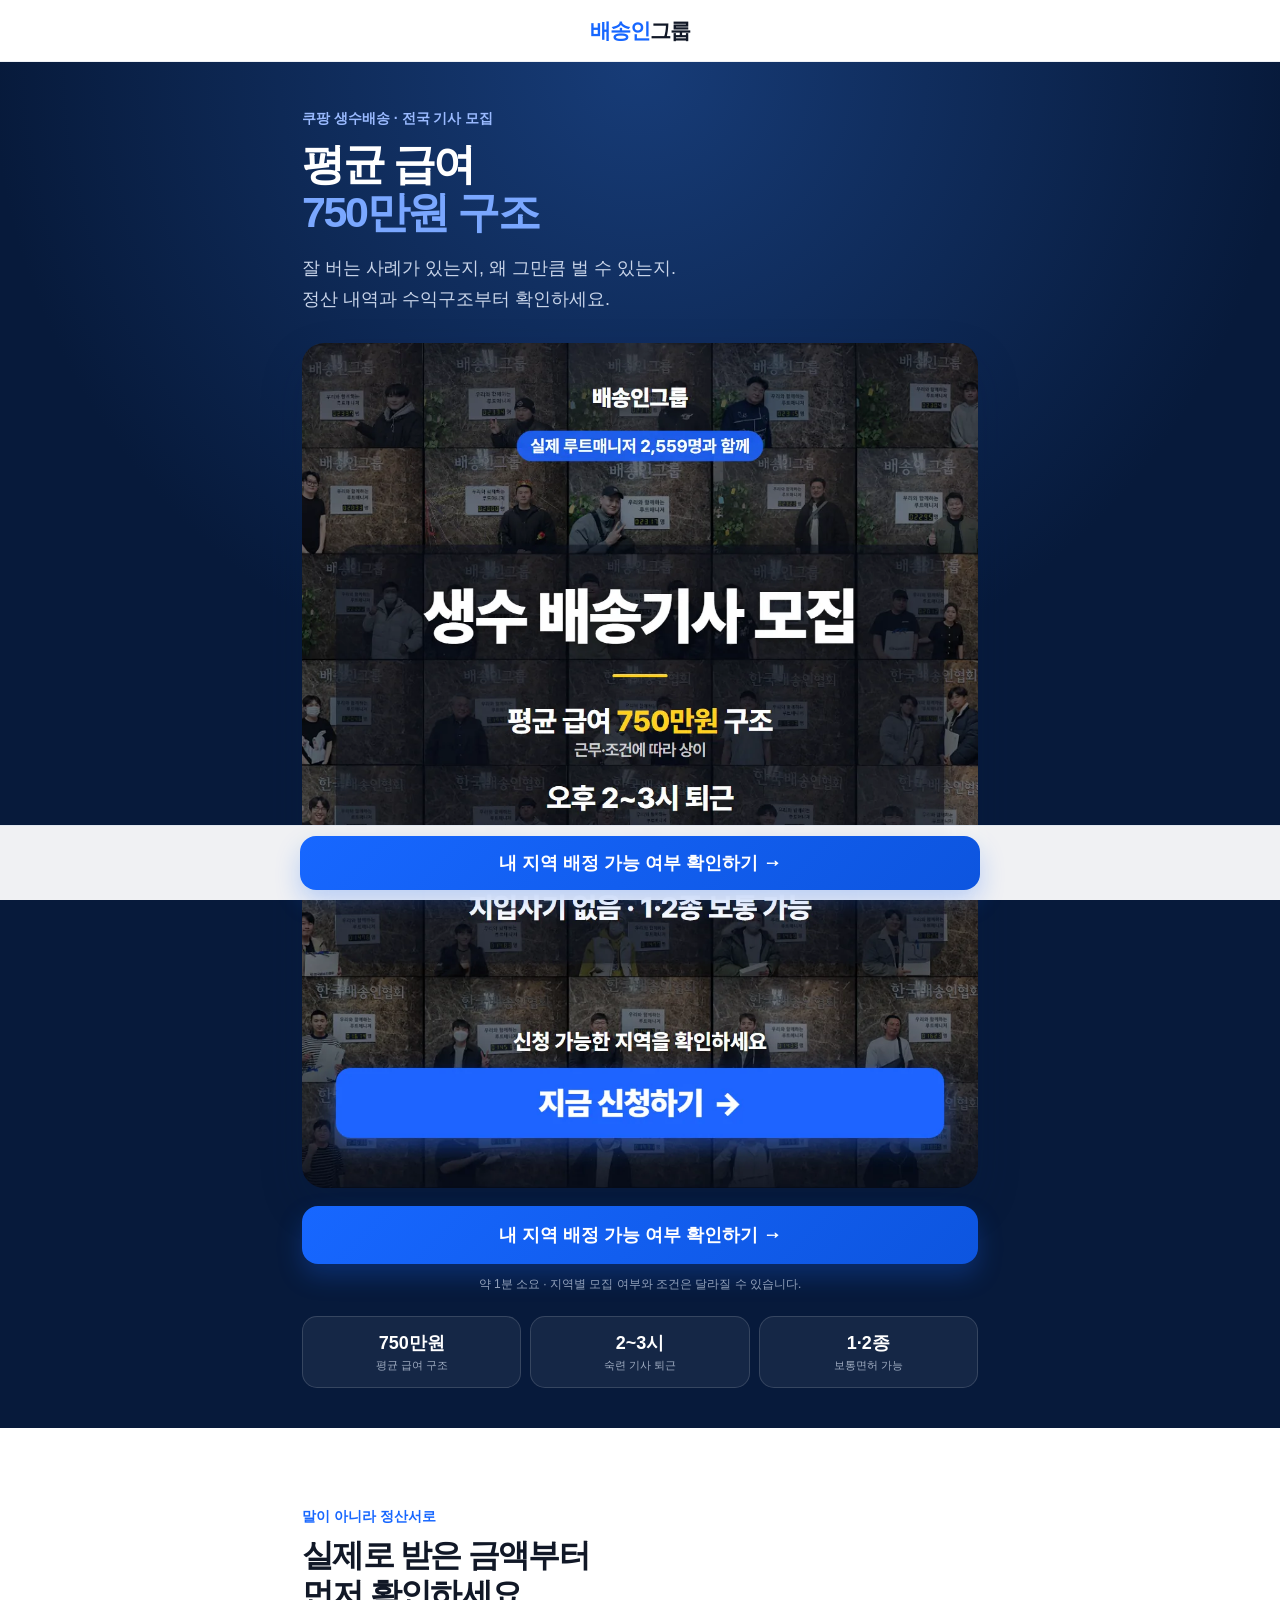
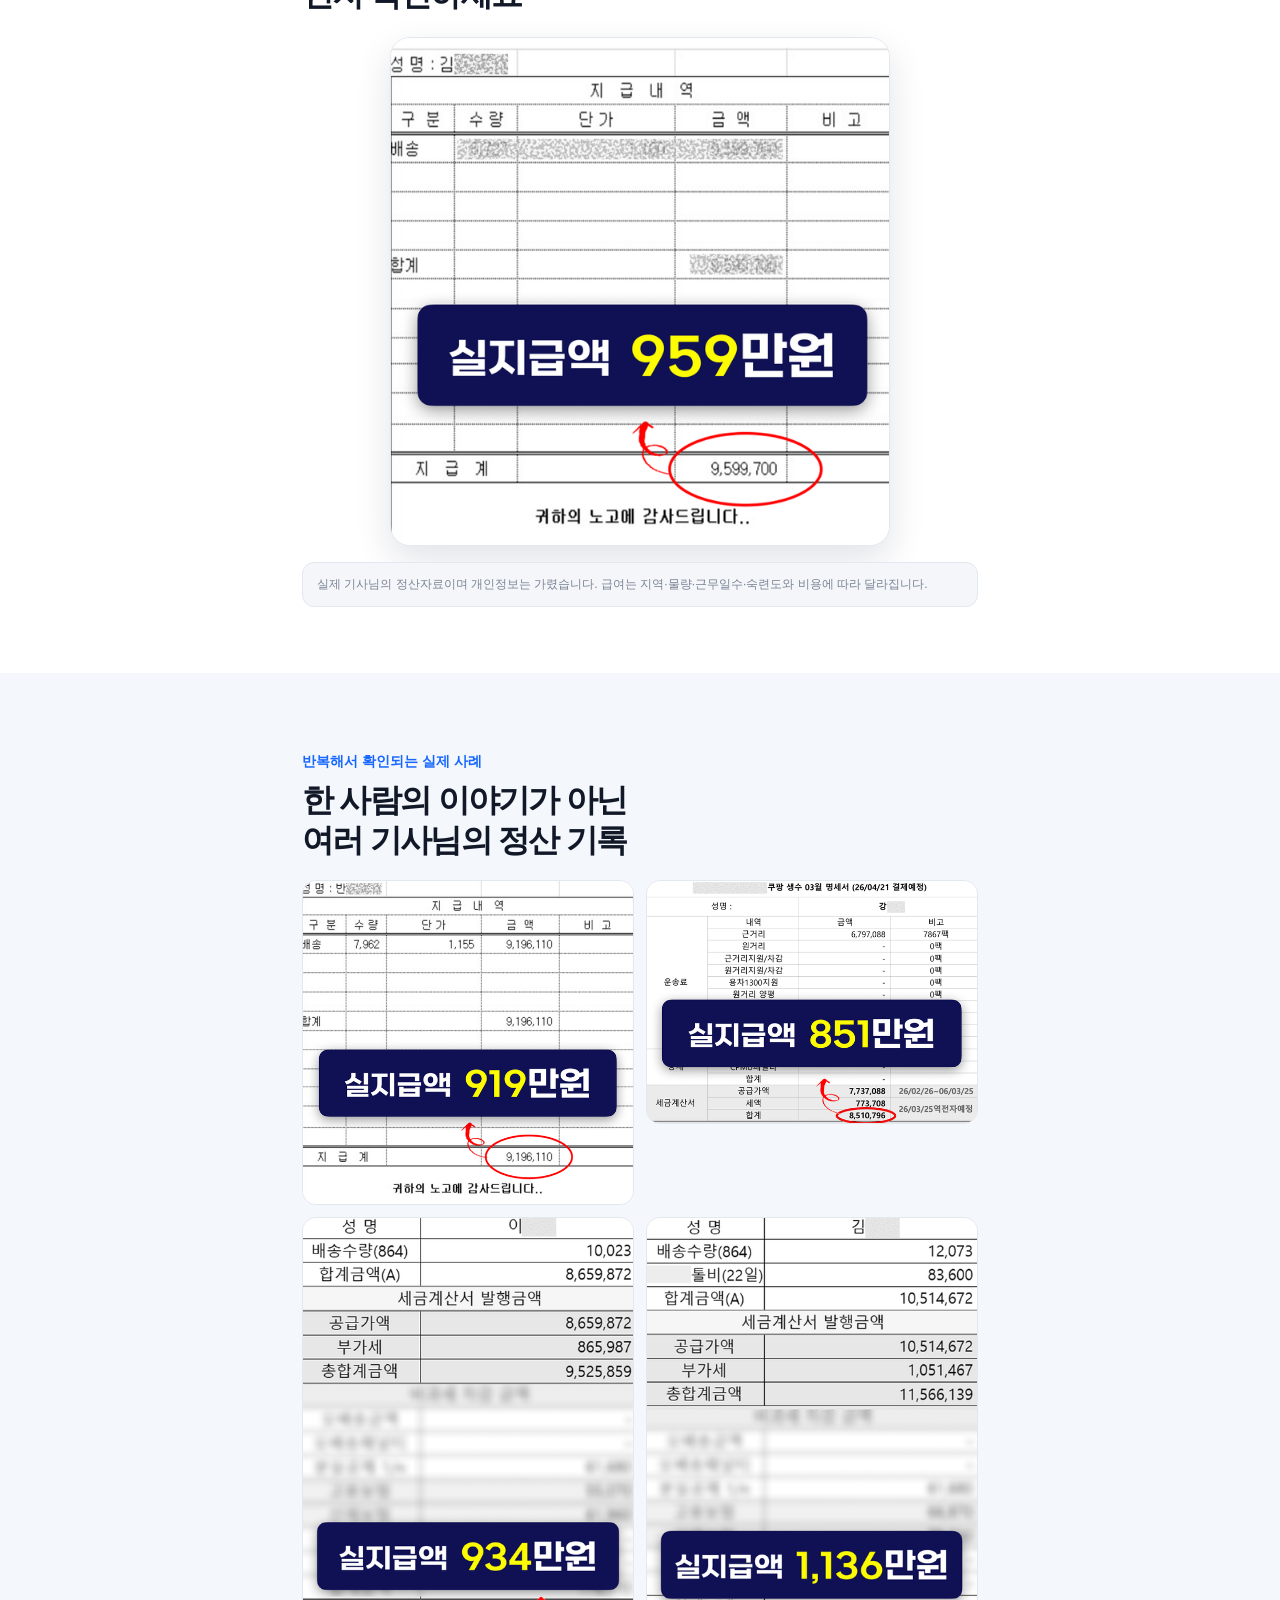
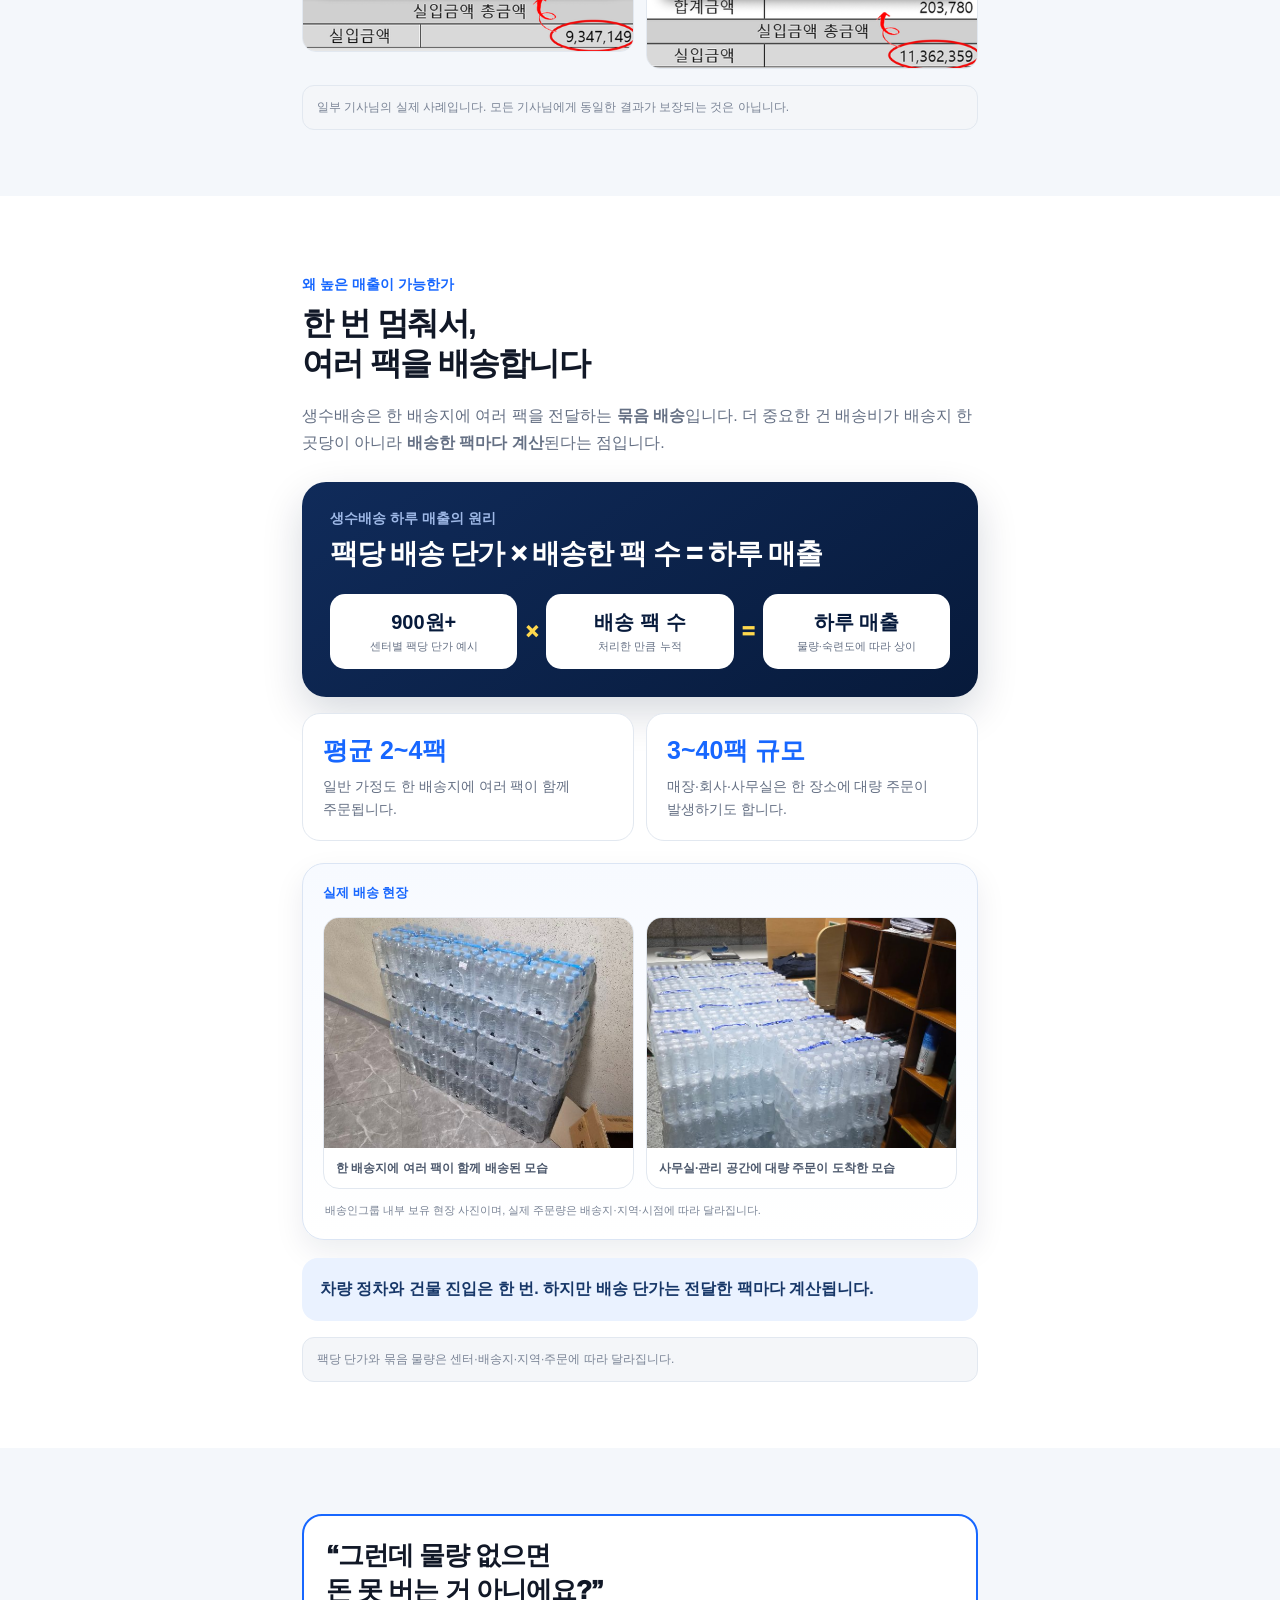
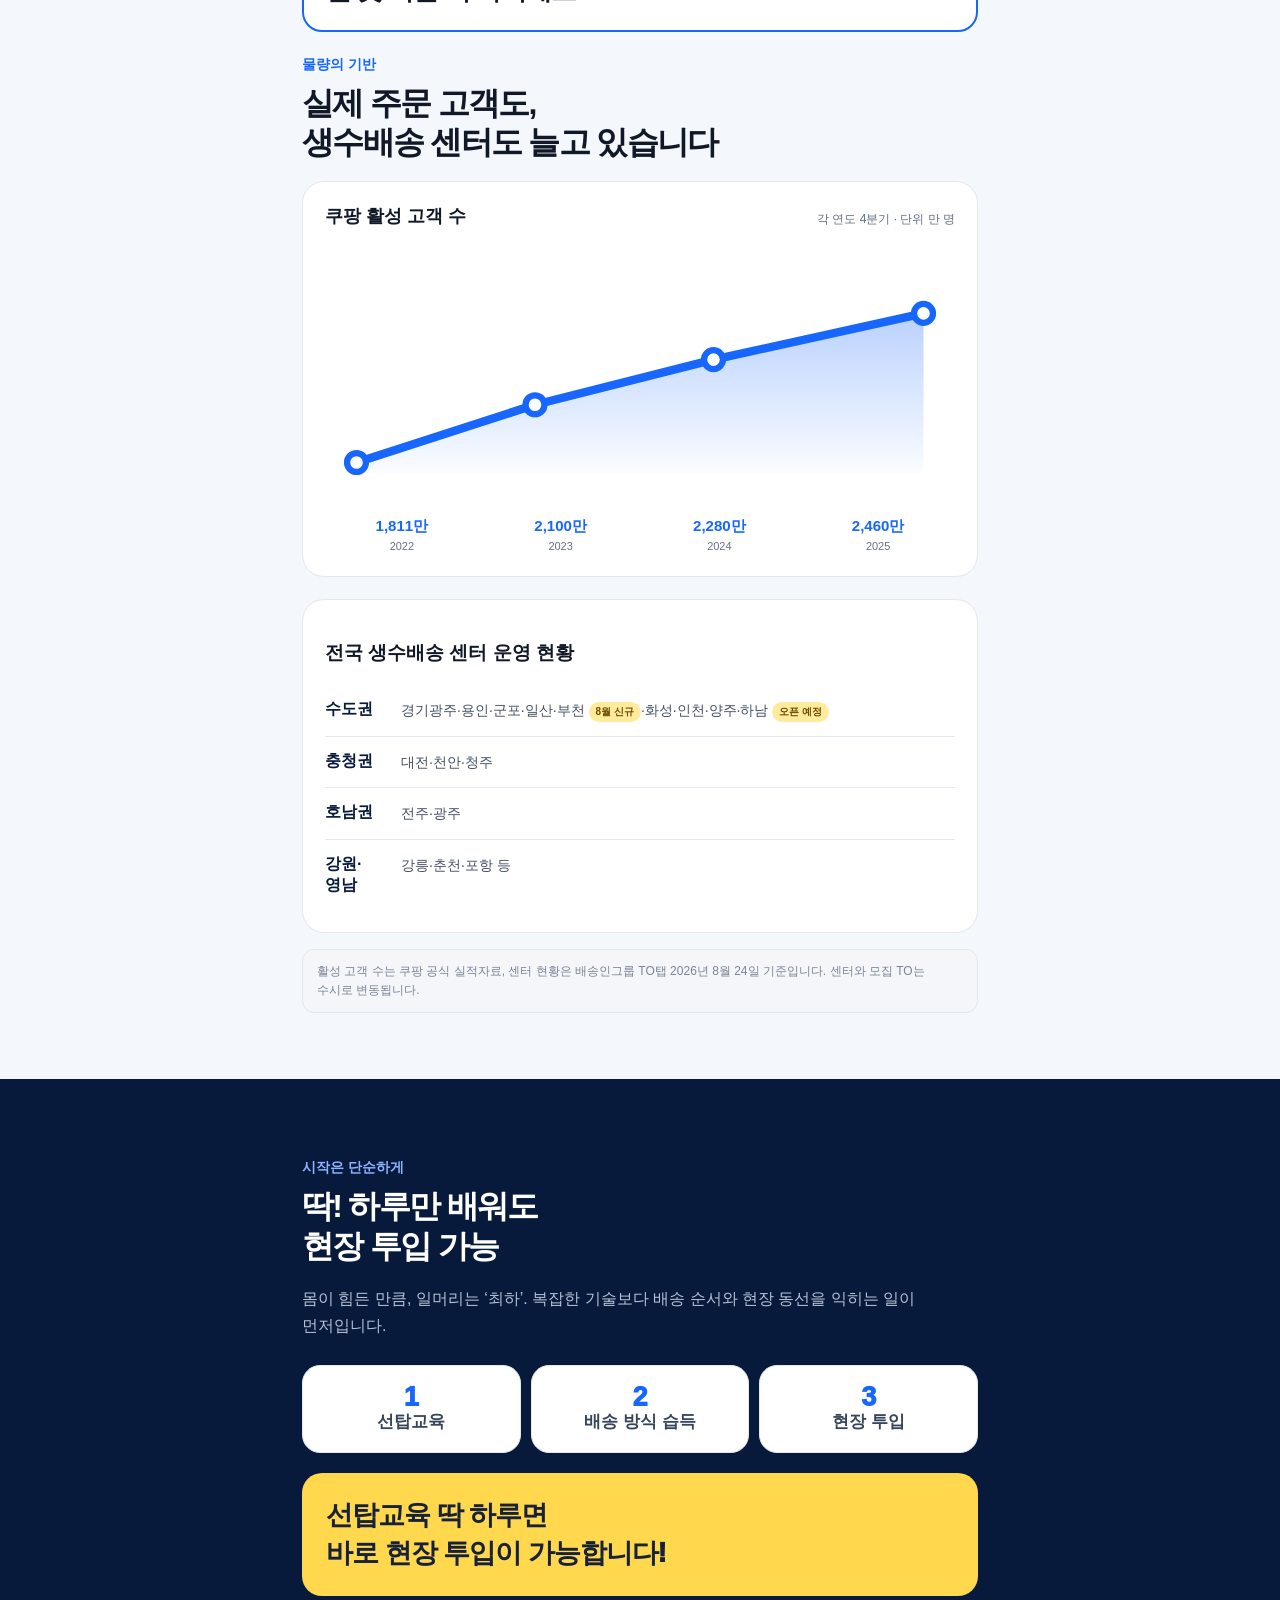
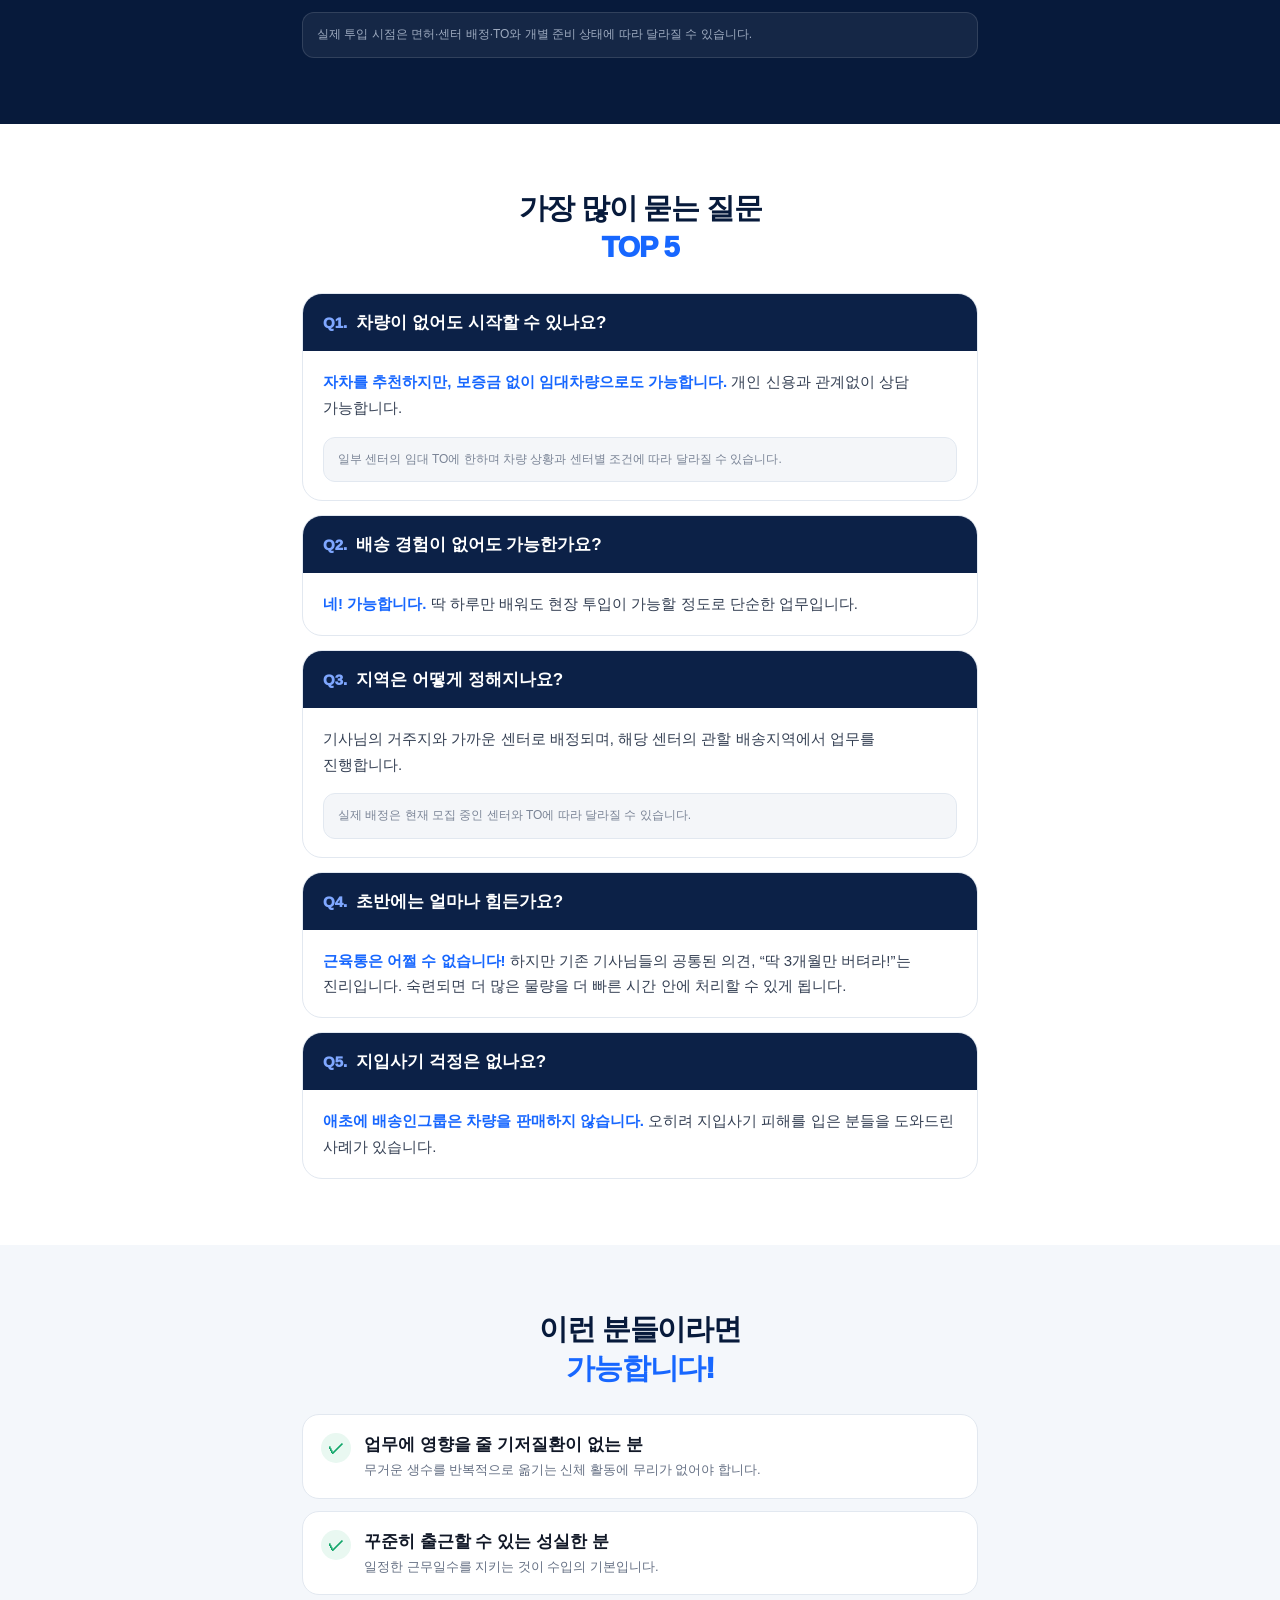
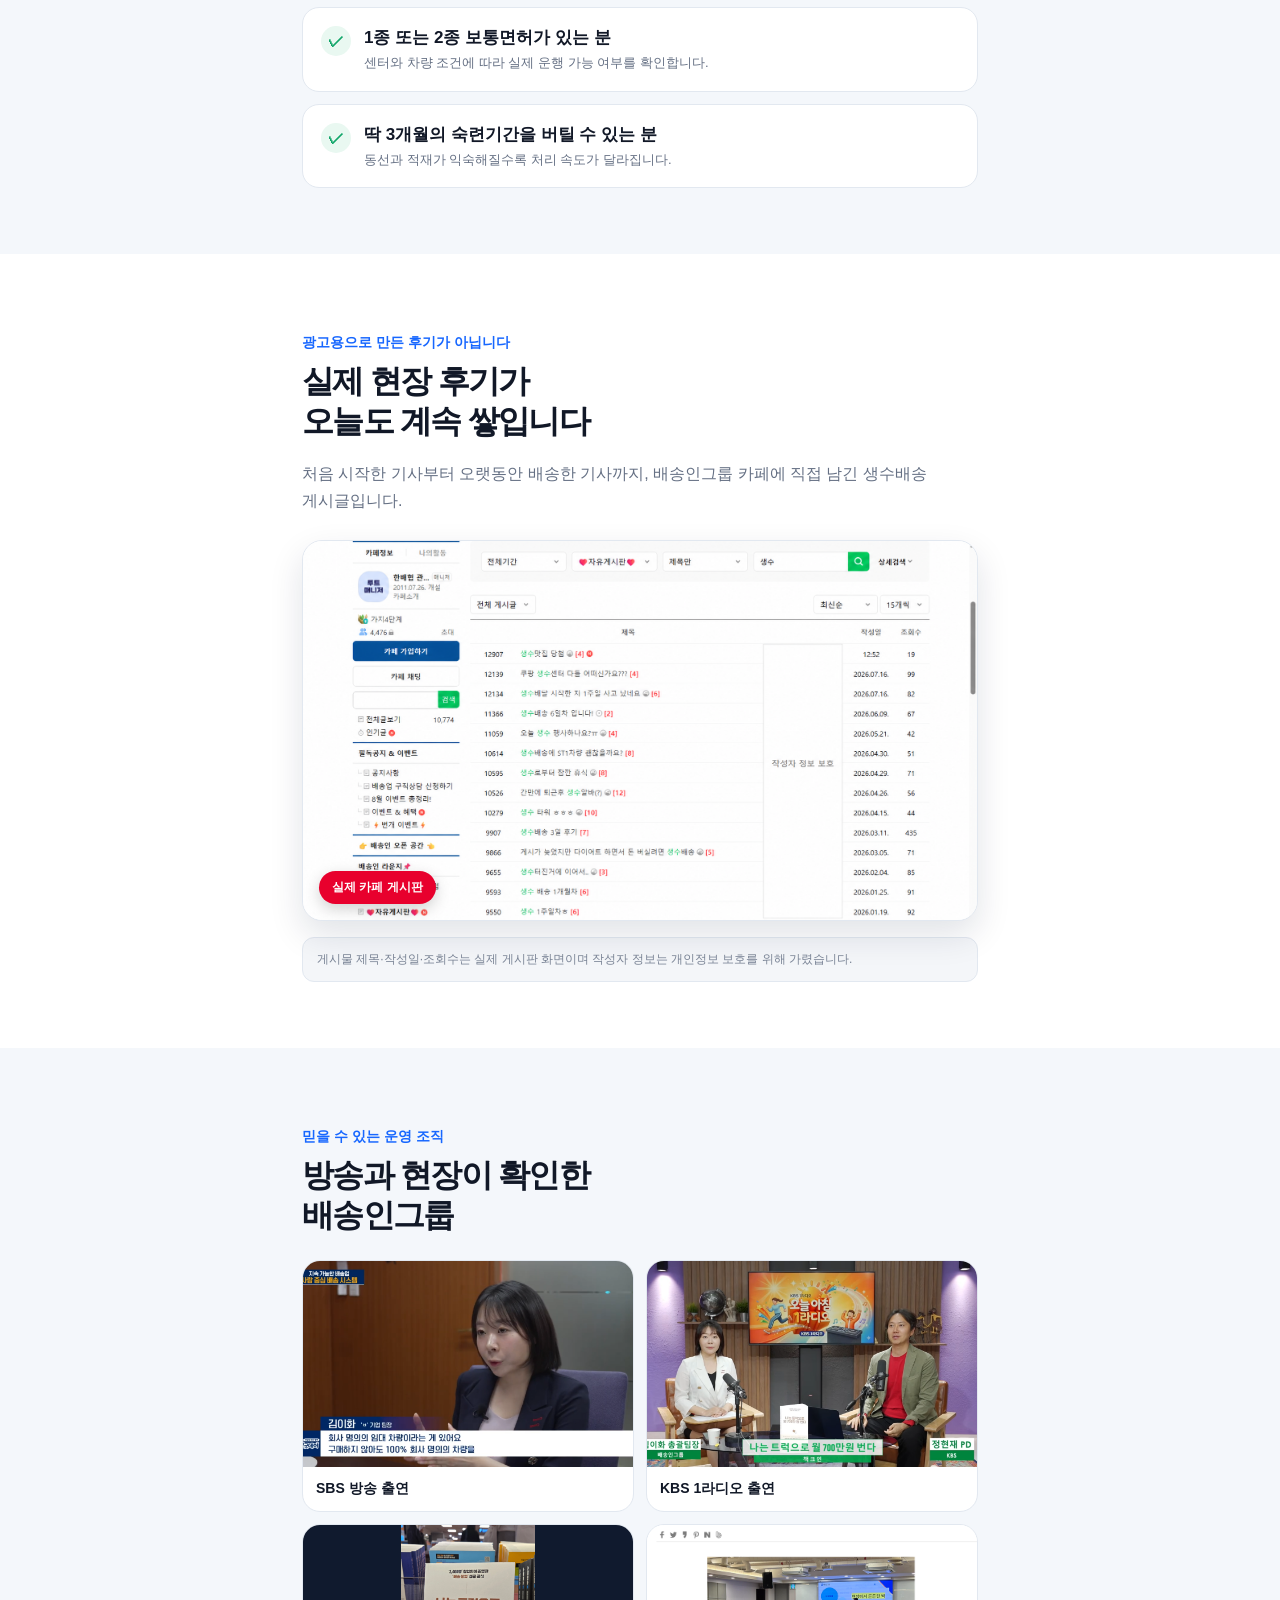
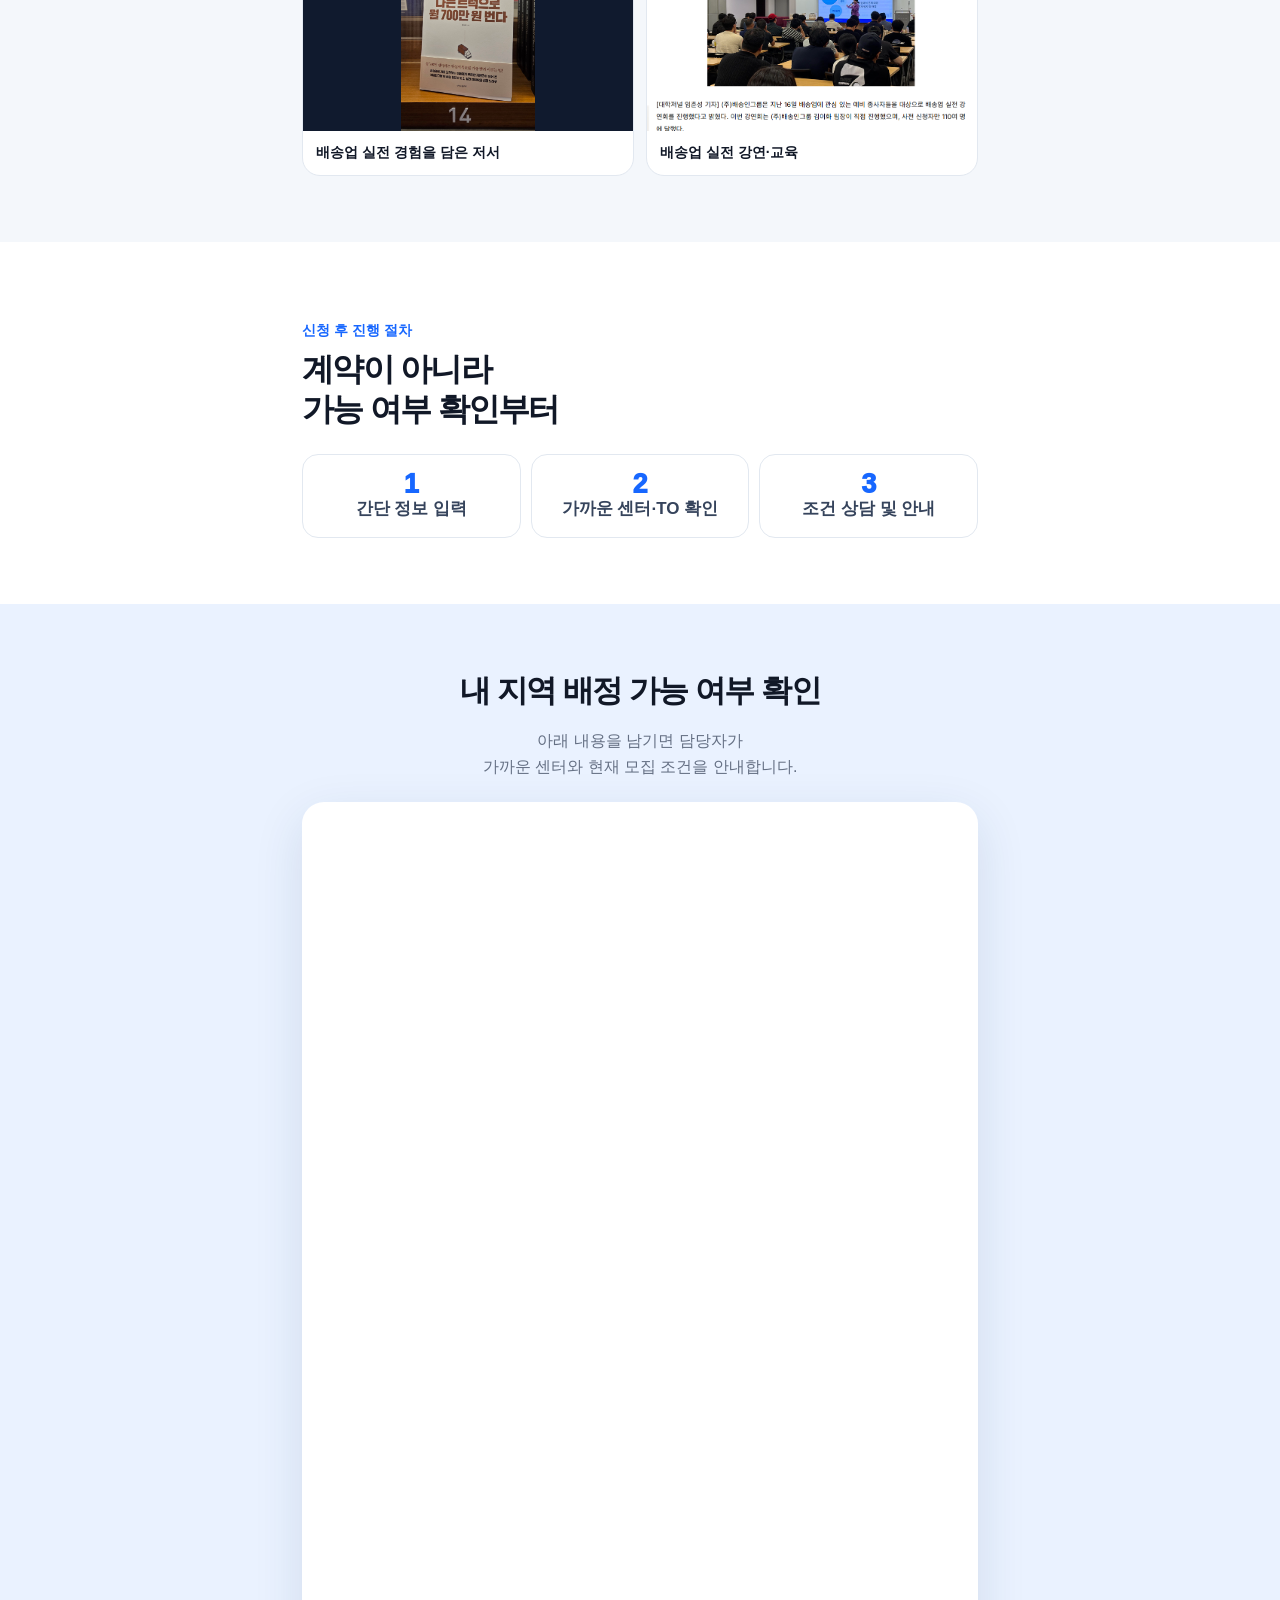
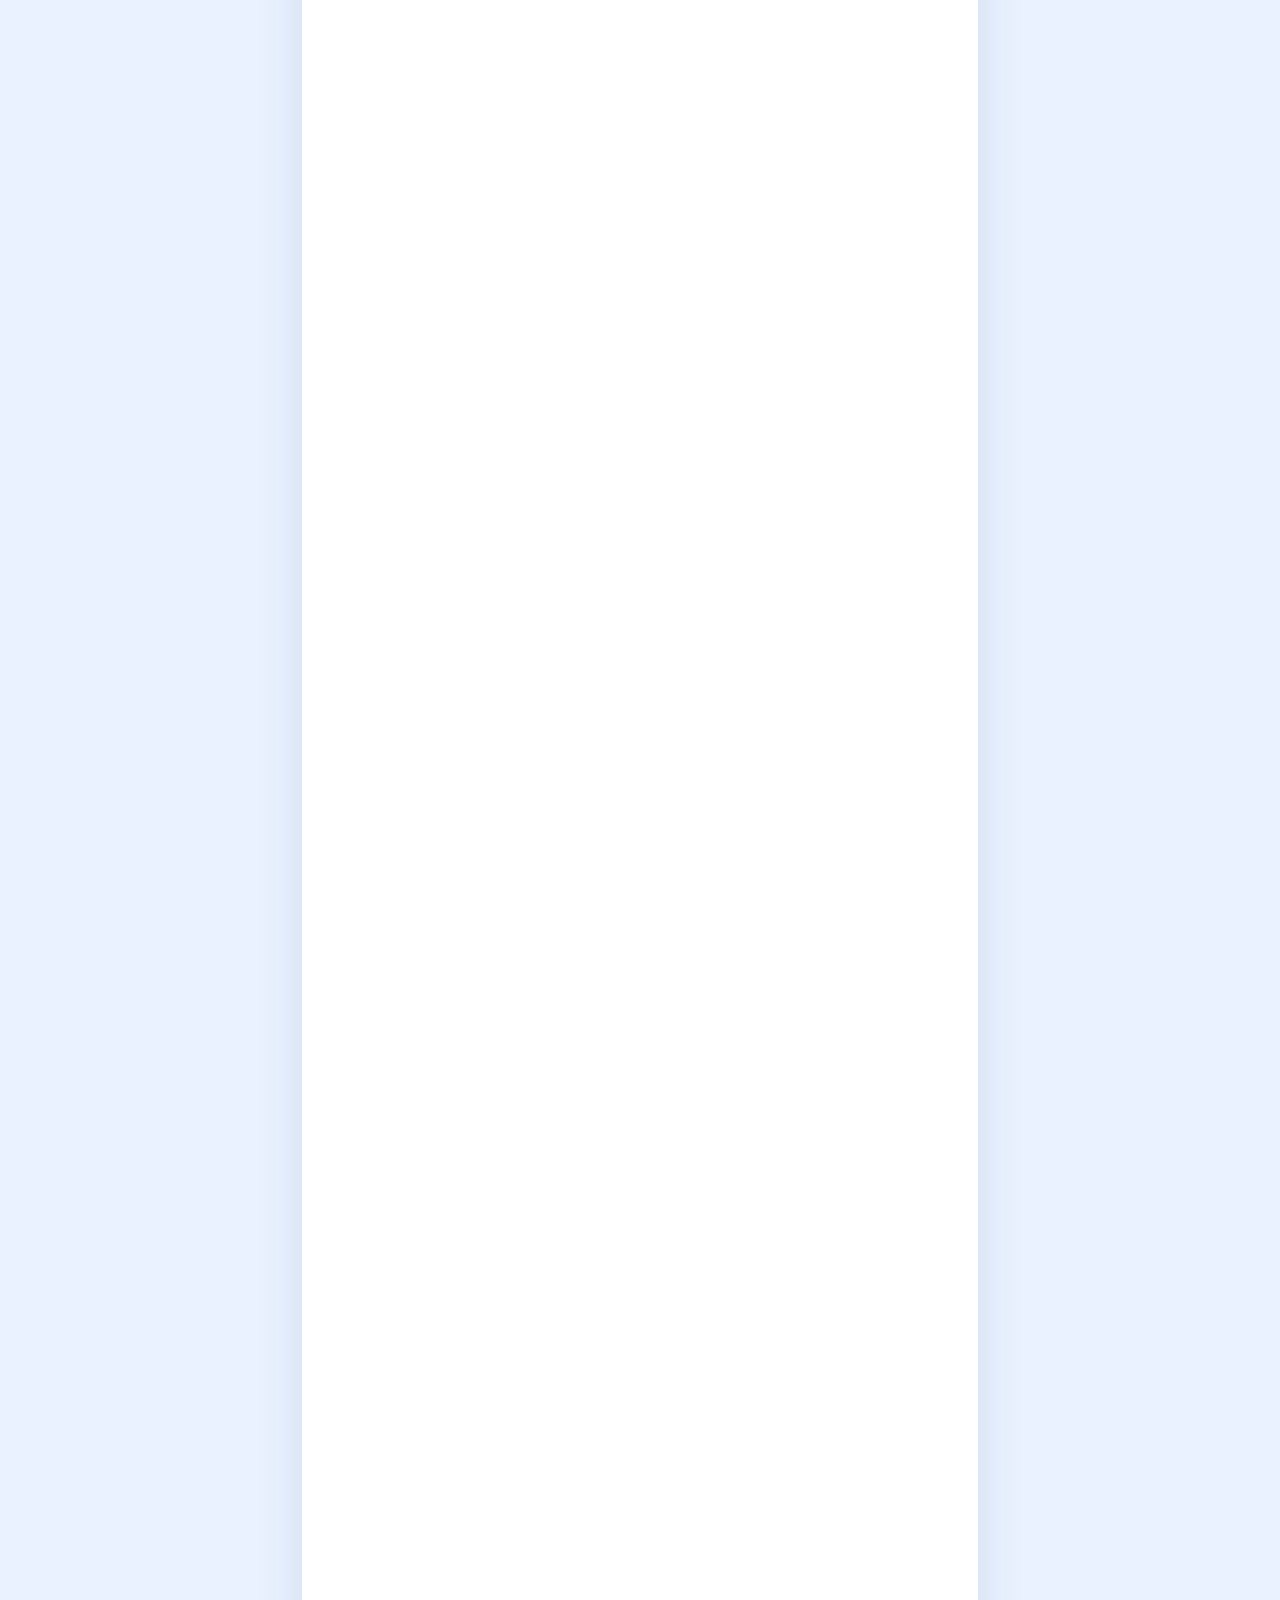
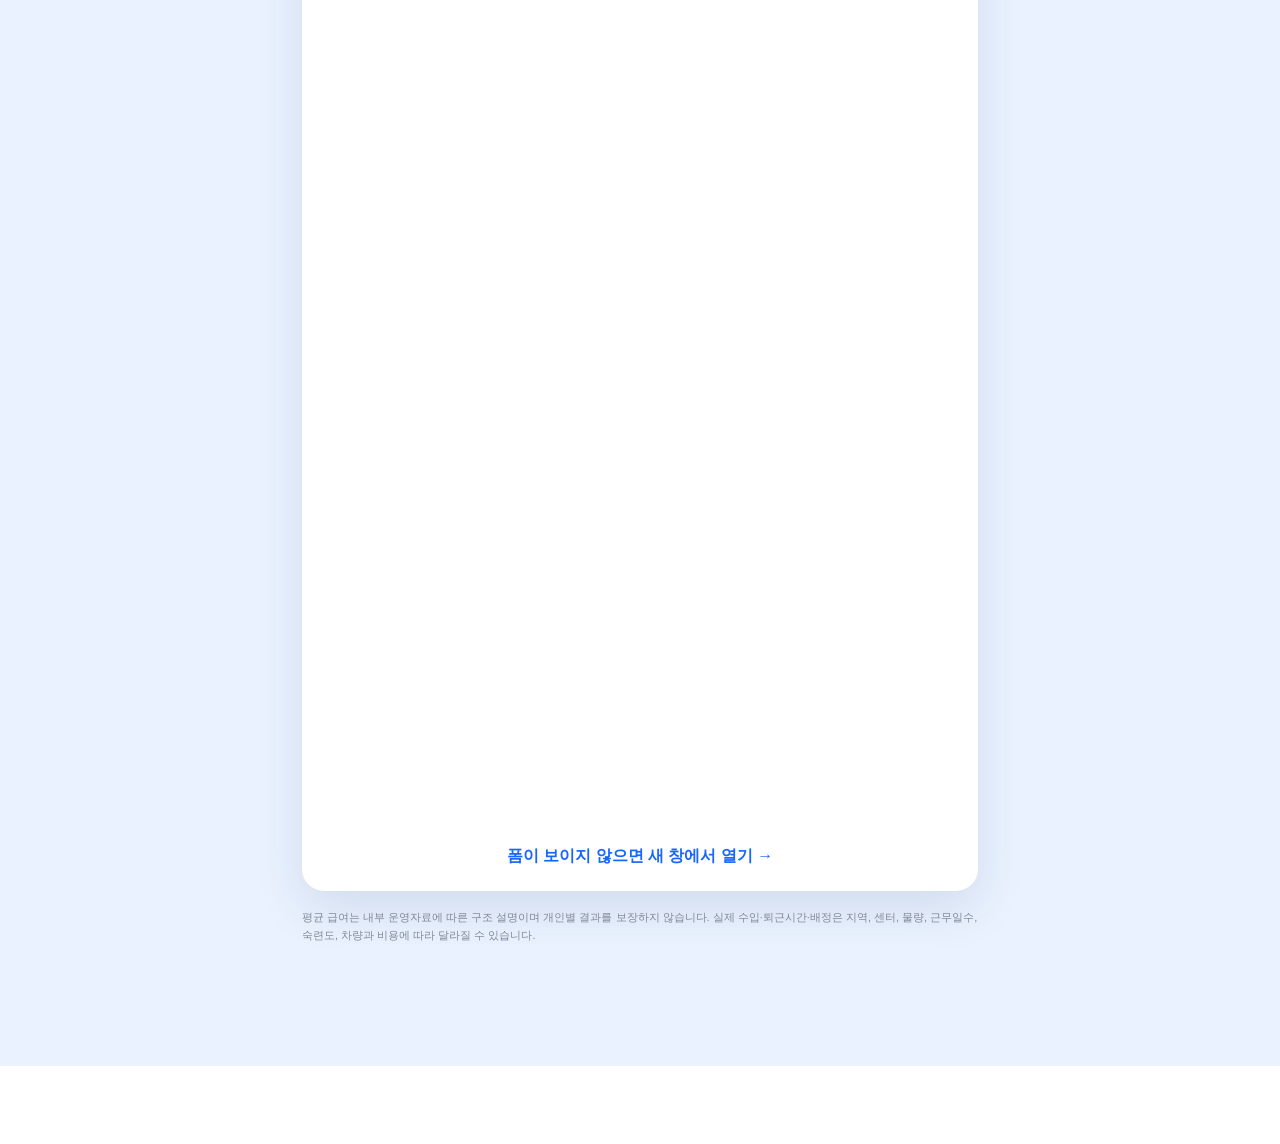
<file: 601/index.html>
<!doctype html><html lang="ko"><head><meta charset="utf-8"><meta name="viewport" content="width=device-width,initial-scale=1"><title>쿠팡 생수배송 평균 급여 750만원 구조 | 배송인그룹</title><meta name="description" content="팩당 단가와 묶음배송으로 만들어지는 쿠팡 생수배송 수익구조, 실제 정산내역과 가능 지역을 확인하세요."><link rel="stylesheet" href="../campaign.css"><script async src="https://www.googletagmanager.com/gtag/js?id=G-GM7XGZ6SSD"></script><script>window.dataLayer=window.dataLayer||[];function gtag(){dataLayer.push(arguments)}gtag('js',new Date());gtag('config','G-GM7XGZ6SSD');</script></head><body data-variant="601"><header class="top"><div class="wrap"><div class="brand"><b>배송인</b>그룹</div></div></header><main>
<section class="hero dark"><div class="wrap"><p class="eyebrow">쿠팡 생수배송 · 전국 기사 모집</p><h1>평균 급여<br><em>750만원 구조</em></h1><p class="lead">잘 버는 사례가 있는지, 왜 그만큼 벌 수 있는지.<br>정산 내역과 수익구조부터 확인하세요.</p><img class="creative" src="../img/creative-601.webp" alt="평균 급여 750만원 구조 쿠팡 생수배송 기사 모집"><a class="btn" href="#apply" data-location="hero">내 지역 배정 가능 여부 확인하기 →</a><p class="micro">약 1분 소요 · 지역별 모집 여부와 조건은 달라질 수 있습니다.</p><div class="hero-stats"><div class="hero-stat"><strong>750만원</strong><span>평균 급여 구조</span></div><div class="hero-stat"><strong>2~3시</strong><span>숙련 기사 퇴근</span></div><div class="hero-stat"><strong>1·2종</strong><span>보통면허 가능</span></div></div></div></section>
<section><div class="wrap"><p class="kicker">말이 아니라 정산서로</p><h2 class="title">실제로 받은 금액부터<br>먼저 확인하세요</h2><div class="proof-shot"><img src="../img/jeongsan-1.png" alt="실제 배송기사 정산 내역"></div><p class="disclaimer">실제 기사님의 정산자료이며 개인정보는 가렸습니다. 급여는 지역·물량·근무일수·숙련도와 비용에 따라 달라집니다.</p></div></section>
<section class="soft"><div class="wrap"><p class="kicker">반복해서 확인되는 실제 사례</p><h2 class="title">한 사람의 이야기가 아닌<br>여러 기사님의 정산 기록</h2><div class="gallery"><img src="../img/jeongsan-2.png" alt="실제 정산 사례 2"><img src="../img/jeongsan-3.png" alt="실제 정산 사례 3"><img src="../img/jeongsan-4.png" alt="실제 정산 사례 4"><img src="../img/jeongsan-5.png" alt="실제 정산 사례 5"></div><p class="disclaimer">일부 기사님의 실제 사례입니다. 모든 기사님에게 동일한 결과가 보장되는 것은 아닙니다.</p></div></section>
<section id="income"><div class="wrap"><p class="kicker">왜 높은 매출이 가능한가</p><h2 class="title">한 번 멈춰서,<br>여러 팩을 배송합니다</h2><p class="desc">생수배송은 한 배송지에 여러 팩을 전달하는 <b>묶음 배송</b>입니다. 더 중요한 건 배송비가 배송지 한 곳당이 아니라 <b>배송한 팩마다 계산</b>된다는 점입니다.</p><div class="formula"><div class="formula-label">생수배송 하루 매출의 원리</div><div class="formula-main">팩당 배송 단가 × 배송한 팩 수 = 하루 매출</div><div class="equation"><div class="eqbox"><b>900원+</b><span>센터별 팩당 단가 예시</span></div><div class="operator">×</div><div class="eqbox"><b>배송 팩 수</b><span>처리한 만큼 누적</span></div><div class="operator">=</div><div class="eqbox"><b>하루 매출</b><span>물량·숙련도에 따라 상이</span></div></div></div><div class="bundle-cards"><div class="bundle"><strong>평균 2~4팩</strong><p>일반 가정도 한 배송지에 여러 팩이 함께 주문됩니다.</p></div><div class="bundle"><strong>3~40팩 규모</strong><p>매장·회사·사무실은 한 장소에 대량 주문이 발생하기도 합니다.</p></div></div><div class="field-proof"><div class="field-proof-head"><span>실제 배송 현장</span></div><div class="field-proof-grid"><figure><img src="../img/water-bundle-1.jpg" alt="한 배송지에 여러 팩의 생수가 함께 배송된 실제 현장" loading="lazy" decoding="async"><figcaption>한 배송지에 여러 팩이 함께 배송된 모습</figcaption></figure><figure><img src="../img/water-bundle-2.jpg" alt="사무실 관리 공간에 대량의 생수가 배송된 실제 현장" loading="lazy" decoding="async"><figcaption>사무실·관리 공간에 대량 주문이 도착한 모습</figcaption></figure></div><p>배송인그룹 내부 보유 현장 사진이며, 실제 주문량은 배송지·지역·시점에 따라 달라집니다.</p></div><div class="one-stop">차량 정차와 건물 진입은 한 번. 하지만 배송 단가는 전달한 팩마다 계산됩니다.</div><p class="disclaimer">팩당 단가와 묶음 물량은 센터·배송지·지역·주문에 따라 달라집니다.</p></div></section>
<section class="soft"><div class="wrap"><div class="question">“그런데 물량 없으면<br>돈 못 버는 거 아니에요?”</div><p class="kicker">물량의 기반</p><h2 class="title">실제 주문 고객도,<br>생수배송 센터도 늘고 있습니다</h2><div class="chart"><div class="chart-head"><strong>쿠팡 활성 고객 수</strong><span>각 연도 4분기 · 단위 만 명</span></div><svg viewBox="0 0 600 250" role="img" aria-label="쿠팡 활성 고객 수 2022년 1811만명, 2023년 2100만명, 2024년 2280만명, 2025년 2460만명"><defs><linearGradient id="area" x1="0" y1="0" x2="0" y2="1"><stop offset="0" stop-color="#1767ff" stop-opacity=".3"/><stop offset="1" stop-color="#1767ff" stop-opacity=".02"/></linearGradient></defs><path d="M30 210 L200 155 L370 112 L570 68 L570 220 L30 220 Z" fill="url(#area)"/><path d="M30 210 L200 155 L370 112 L570 68" fill="none" stroke="#1767ff" stroke-width="8" stroke-linecap="round" stroke-linejoin="round"/><g fill="#fff" stroke="#1767ff" stroke-width="6"><circle cx="30" cy="210" r="9"/><circle cx="200" cy="155" r="9"/><circle cx="370" cy="112" r="9"/><circle cx="570" cy="68" r="9"/></g></svg><div class="chart-values"><div><strong>1,811만</strong><span>2022</span></div><div><strong>2,100만</strong><span>2023</span></div><div><strong>2,280만</strong><span>2024</span></div><div><strong>2,460만</strong><span>2025</span></div></div></div><div class="centers"><h3>전국 생수배송 센터 운영 현황</h3><div class="center-row"><div class="region">수도권</div><div class="places">경기광주·용인·군포·일산·부천<span class="new">8월 신규</span>·화성·인천·양주·하남<span class="new">오픈 예정</span></div></div><div class="center-row"><div class="region">충청권</div><div class="places">대전·천안·청주</div></div><div class="center-row"><div class="region">호남권</div><div class="places">전주·광주</div></div><div class="center-row"><div class="region">강원·영남</div><div class="places">강릉·춘천·포항 등</div></div></div><p class="disclaimer">활성 고객 수는 쿠팡 공식 실적자료, 센터 현황은 배송인그룹 TO탭 2026년 8월 24일 기준입니다. 센터와 모집 TO는 수시로 변동됩니다.</p></div></section>
<section class="navy"><div class="wrap"><p class="kicker">시작은 단순하게</p><h2 class="title">딱! 하루만 배워도<br>현장 투입 가능</h2><p class="desc">몸이 힘든 만큼, 일머리는 ‘최하’. 복잡한 기술보다 배송 순서와 현장 동선을 익히는 일이 먼저입니다.</p><div class="training"><div class="step"><b>1</b><span>선탑교육</span></div><div class="step"><b>2</b><span>배송 방식 습득</span></div><div class="step"><b>3</b><span>현장 투입</span></div></div><div class="punch">선탑교육 딱 하루면<br>바로 현장 투입이 가능합니다!</div><p class="disclaimer">실제 투입 시점은 면허·센터 배정·TO와 개별 준비 상태에 따라 달라질 수 있습니다.</p></div></section>
<section><div class="wrap"><h2 class="center-label">가장 많이 묻는 질문<br><em>TOP 5</em></h2><div class="faq-list"><article class="faq"><div class="faq-q">차량이 없어도 시작할 수 있나요?</div><div class="faq-a"><b>자차를 추천하지만, 보증금 없이 임대차량으로도 가능합니다.</b> 개인 신용과 관계없이 상담 가능합니다.<p class="disclaimer">일부 센터의 임대 TO에 한하며 차량 상황과 센터별 조건에 따라 달라질 수 있습니다.</p></div></article><article class="faq"><div class="faq-q">배송 경험이 없어도 가능한가요?</div><div class="faq-a"><b>네! 가능합니다.</b> 딱 하루만 배워도 현장 투입이 가능할 정도로 단순한 업무입니다.</div></article><article class="faq"><div class="faq-q">지역은 어떻게 정해지나요?</div><div class="faq-a">기사님의 거주지와 가까운 센터로 배정되며, 해당 센터의 관할 배송지역에서 업무를 진행합니다.<p class="disclaimer">실제 배정은 현재 모집 중인 센터와 TO에 따라 달라질 수 있습니다.</p></div></article><article class="faq"><div class="faq-q">초반에는 얼마나 힘든가요?</div><div class="faq-a"><b>근육통은 어쩔 수 없습니다!</b> 하지만 기존 기사님들의 공통된 의견, “딱 3개월만 버텨라!”는 진리입니다. 숙련되면 더 많은 물량을 더 빠른 시간 안에 처리할 수 있게 됩니다.</div></article><article class="faq"><div class="faq-q">지입사기 걱정은 없나요?</div><div class="faq-a"><b>애초에 배송인그룹은 차량을 판매하지 않습니다.</b> 오히려 지입사기 피해를 입은 분들을 도와드린 사례가 있습니다.</div></article></div></div></section>
<section class="soft"><div class="wrap"><h2 class="center-label">이런 분들이라면<br><em>가능합니다!</em></h2><div class="fit-list"><div class="fit"><i>✓</i><div><strong>업무에 영향을 줄 기저질환이 없는 분</strong><p>무거운 생수를 반복적으로 옮기는 신체 활동에 무리가 없어야 합니다.</p></div></div><div class="fit"><i>✓</i><div><strong>꾸준히 출근할 수 있는 성실한 분</strong><p>일정한 근무일수를 지키는 것이 수입의 기본입니다.</p></div></div><div class="fit"><i>✓</i><div><strong>1종 또는 2종 보통면허가 있는 분</strong><p>센터와 차량 조건에 따라 실제 운행 가능 여부를 확인합니다.</p></div></div><div class="fit"><i>✓</i><div><strong>딱 3개월의 숙련기간을 버틸 수 있는 분</strong><p>동선과 적재가 익숙해질수록 처리 속도가 달라집니다.</p></div></div></div></div></section>
<section><div class="wrap"><p class="kicker">광고용으로 만든 후기가 아닙니다</p><h2 class="title">실제 현장 후기가<br>오늘도 계속 쌓입니다</h2><p class="desc">처음 시작한 기사부터 오랫동안 배송한 기사까지, 배송인그룹 카페에 직접 남긴 생수배송 게시글입니다.</p><div class="cafe-shot"><img src="../img/cafe-water-board-20260901.png" alt="배송인그룹 카페 생수배송 게시판 검색 결과"><span class="live-badge">실제 카페 게시판</span></div><p class="disclaimer">게시물 제목·작성일·조회수는 실제 게시판 화면이며 작성자 정보는 개인정보 보호를 위해 가렸습니다.</p></div></section>
<section class="soft"><div class="wrap"><p class="kicker">믿을 수 있는 운영 조직</p><h2 class="title">방송과 현장이 확인한<br>배송인그룹</h2><div class="trust-grid"><div class="trust-card"><img src="../img/press-sbs.png" alt="SBS 방송 출연"><p>SBS 방송 출연</p></div><div class="trust-card"><img src="../img/press-radio.png" alt="KBS 라디오 출연"><p>KBS 1라디오 출연</p></div><div class="trust-card book"><img src="../img/press-book.jpg" alt="배송 관련 저서"><p>배송업 실전 경험을 담은 저서</p></div><div class="trust-card"><img src="../img/press-lecture.png" alt="배송업 실전 강연"><p>배송업 실전 강연·교육</p></div></div></div></section>
<section><div class="wrap"><p class="kicker">신청 후 진행 절차</p><h2 class="title">계약이 아니라<br>가능 여부 확인부터</h2><div class="process"><div><b>1</b><span>간단 정보 입력</span></div><div><b>2</b><span>가까운 센터·TO 확인</span></div><div><b>3</b><span>조건 상담 및 안내</span></div></div></div></section>
<section class="formsec" id="apply"><div class="wrap"><div class="formhead"><h2>내 지역 배정 가능 여부 확인</h2><p>아래 내용을 남기면 담당자가<br>가까운 센터와 현재 모집 조건을 안내합니다.</p></div><div class="formbox"><iframe scrolling="no" data-apply-frame title="쿠팡 생수배송 조건 확인 폼">로드 중…</iframe><a class="fallback" data-apply-link target="_blank" rel="noopener">폼이 보이지 않으면 새 창에서 열기 →</a></div><p class="legal">평균 급여는 내부 운영자료에 따른 구조 설명이며 개인별 결과를 보장하지 않습니다. 실제 수입·퇴근시간·배정은 지역, 센터, 물량, 근무일수, 숙련도, 차량과 비용에 따라 달라질 수 있습니다.</p></div></section></main><div class="sticky"><a class="btn" href="#apply" data-location="sticky">내 지역 배정 가능 여부 확인하기 →</a></div><script src="../campaign.js?v=327b3b5"></script></body></html>
</file>
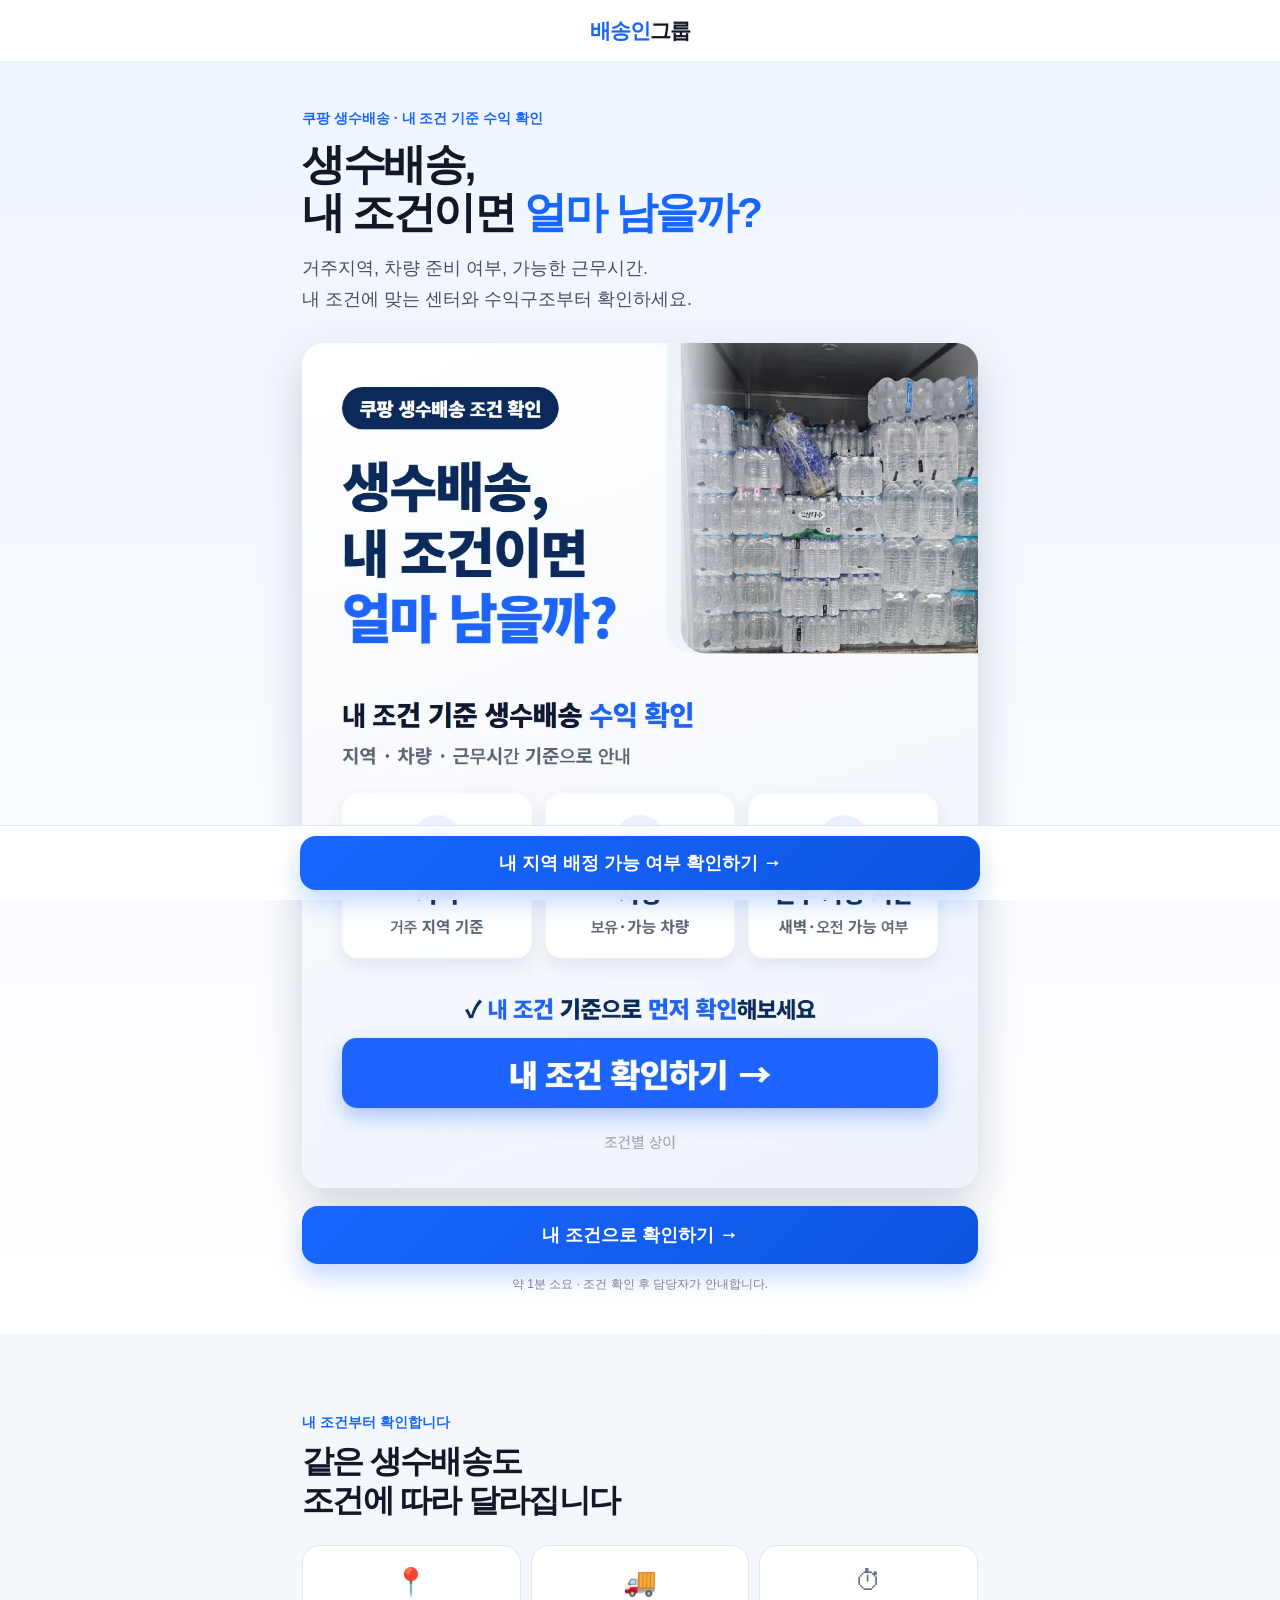
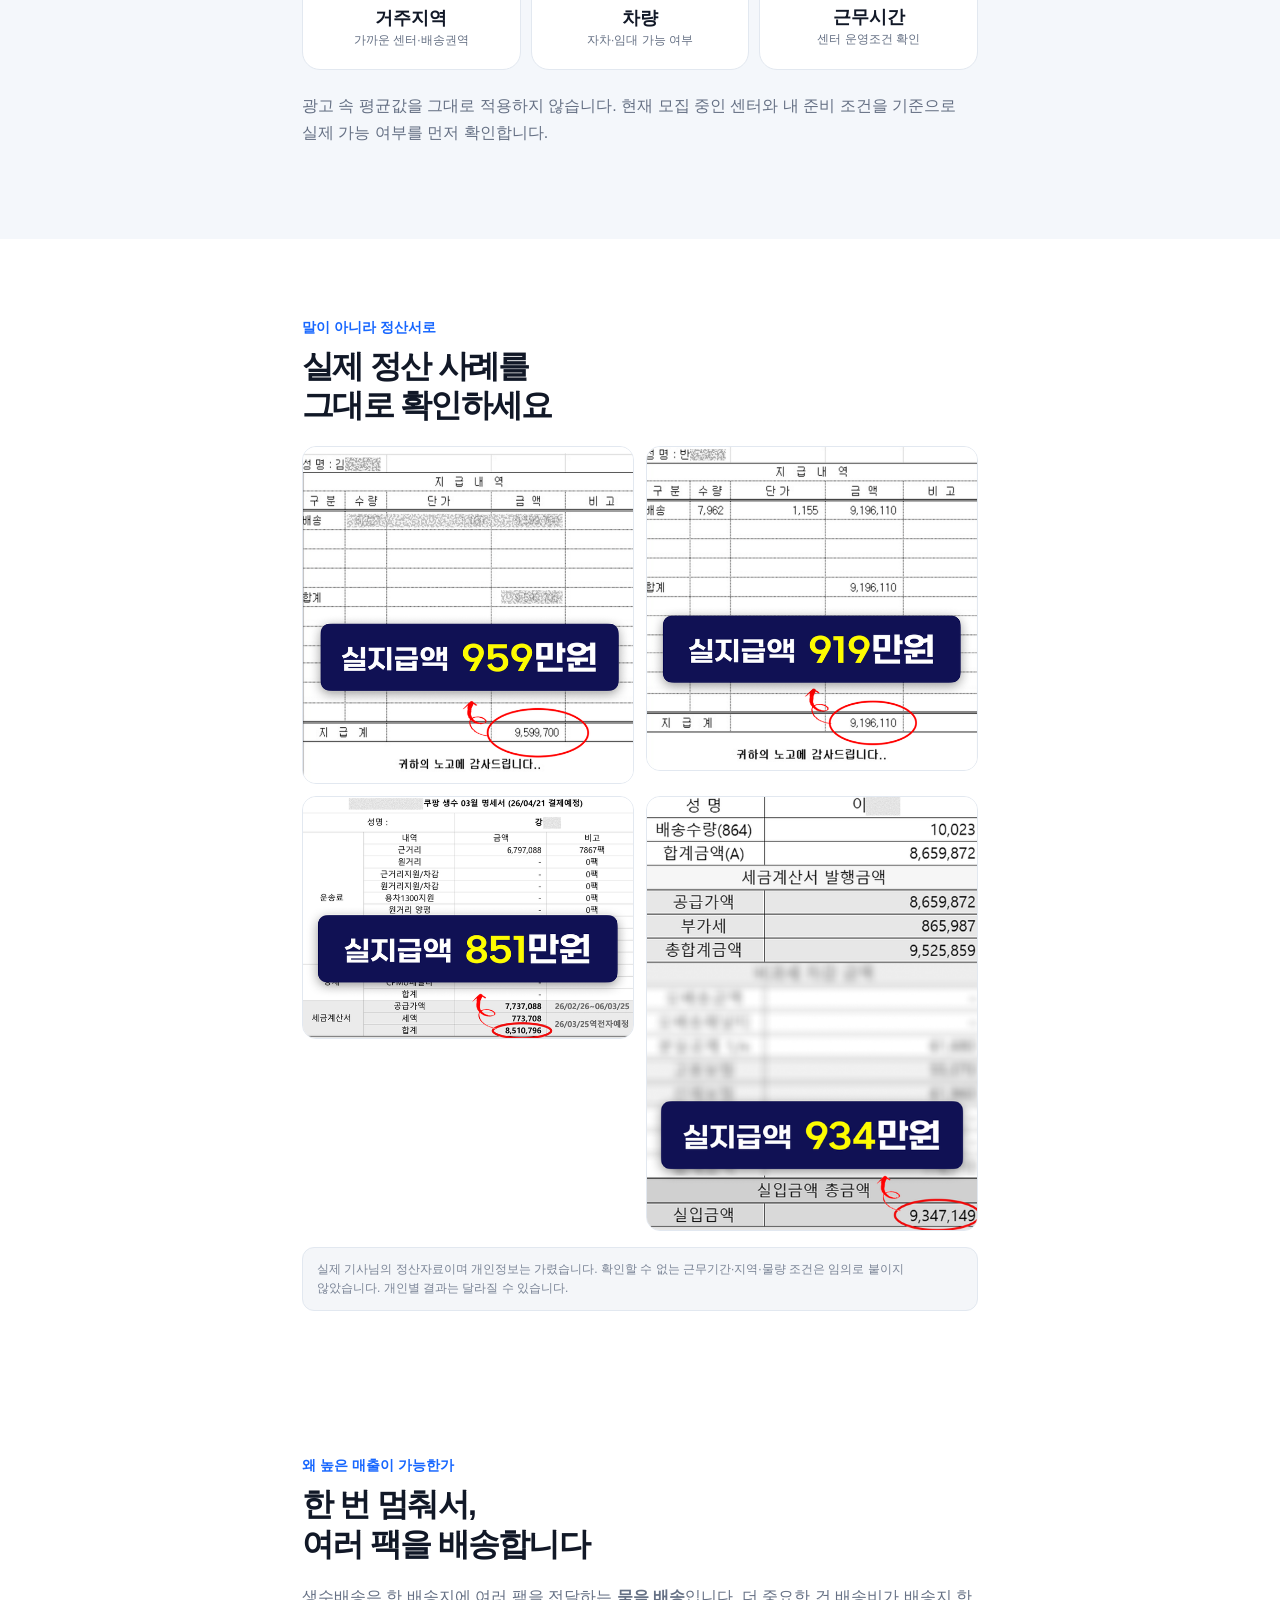
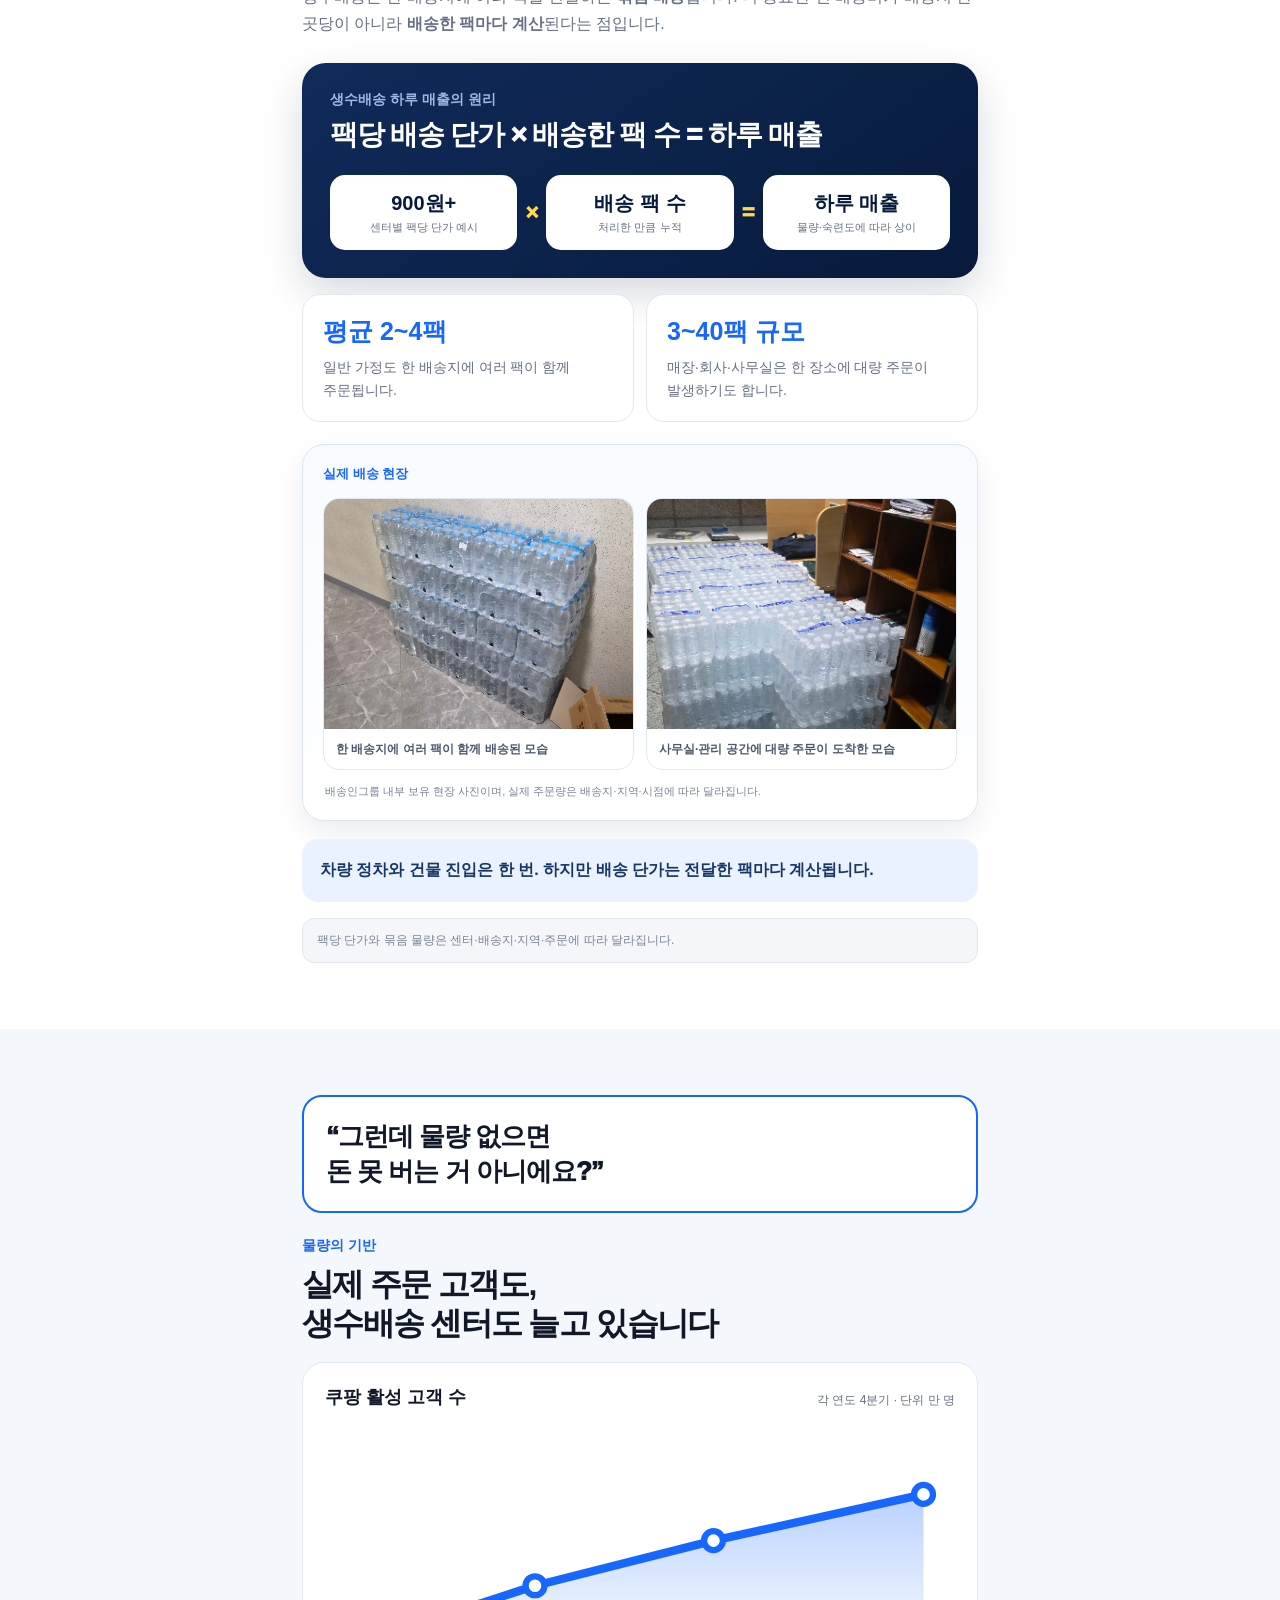
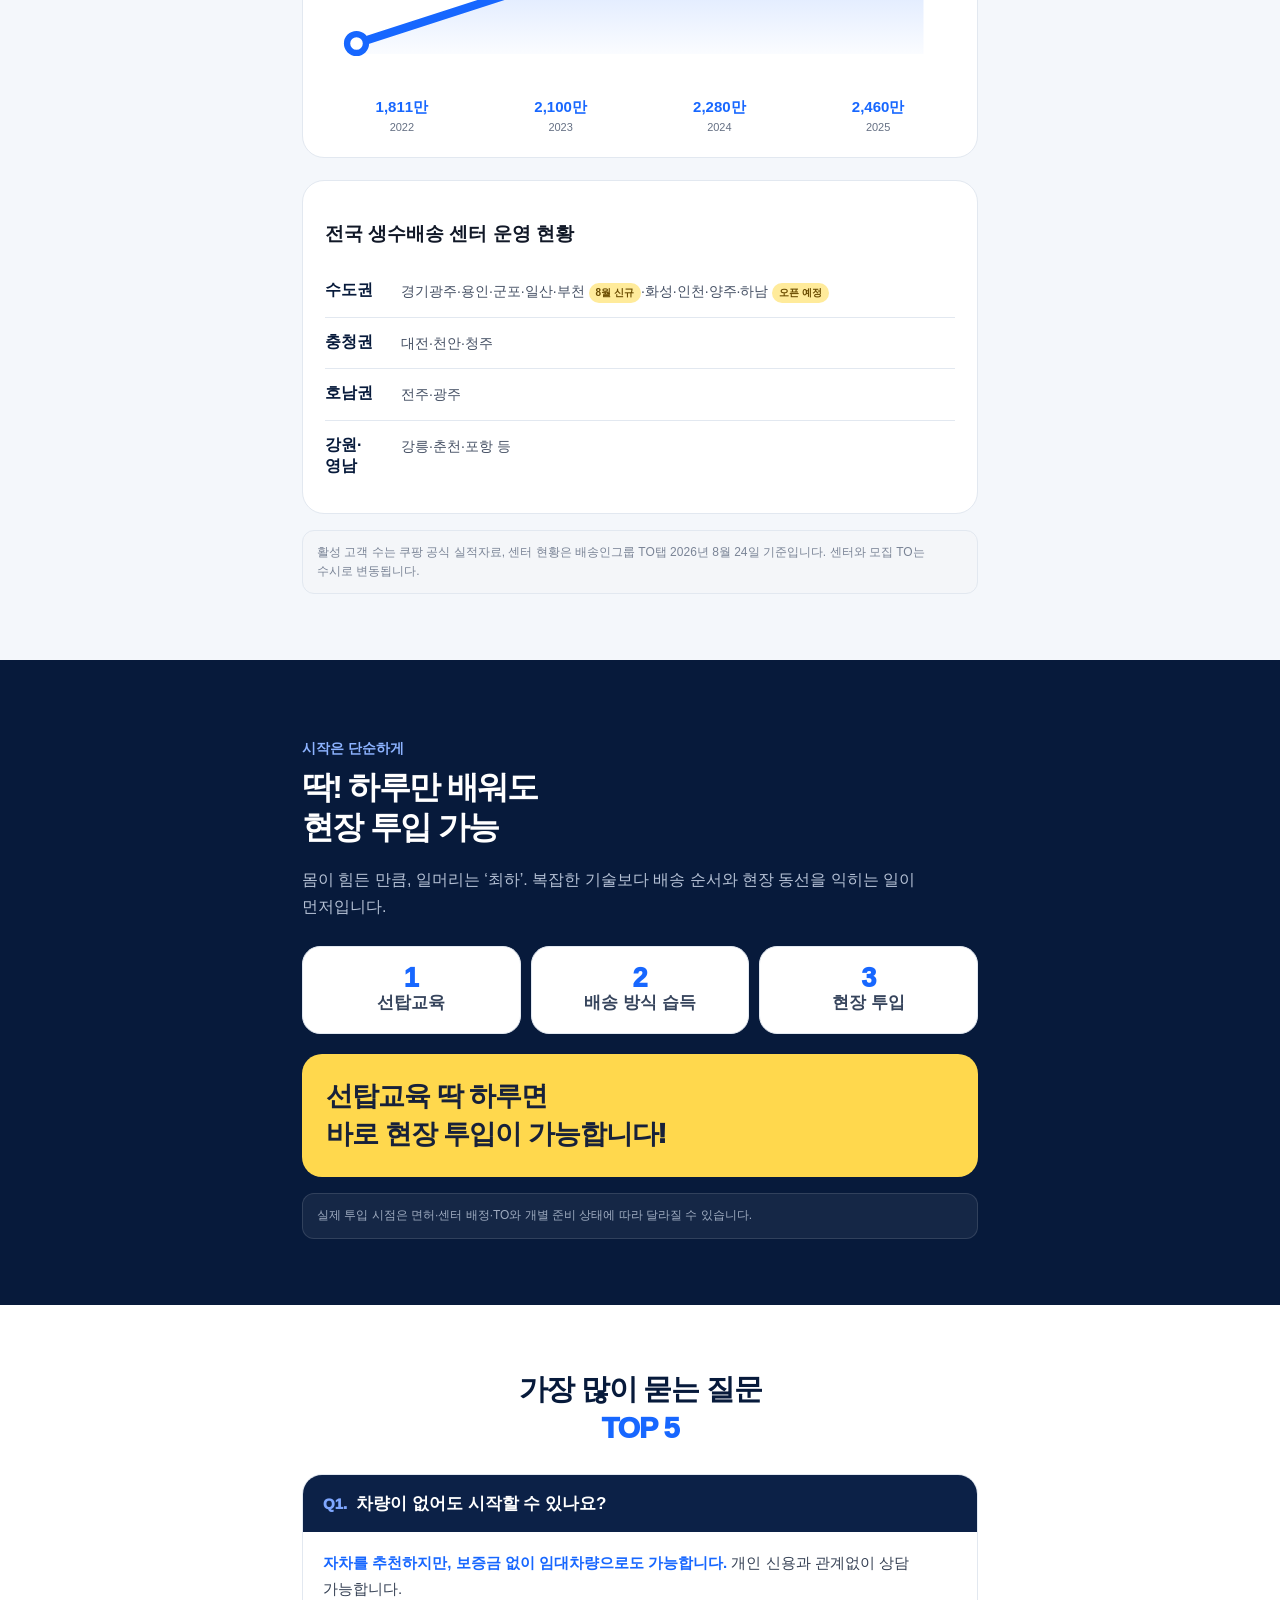
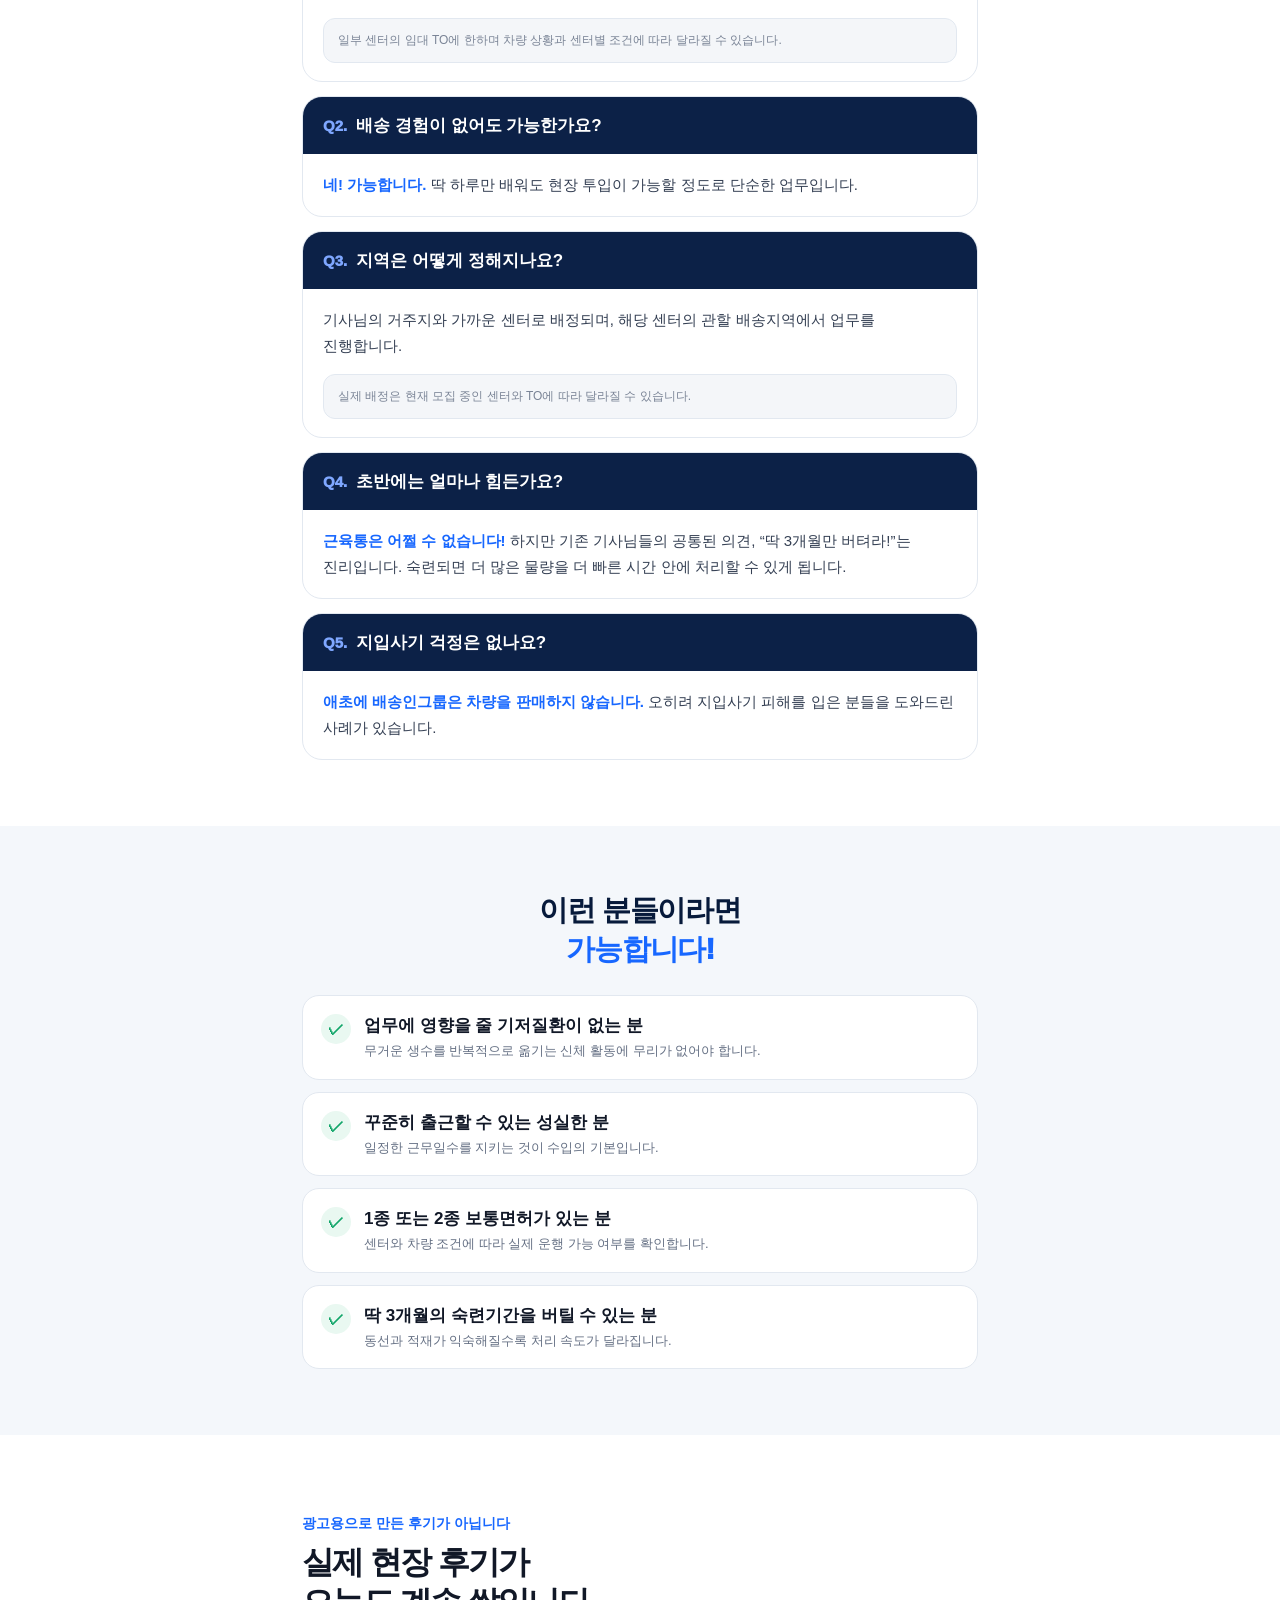
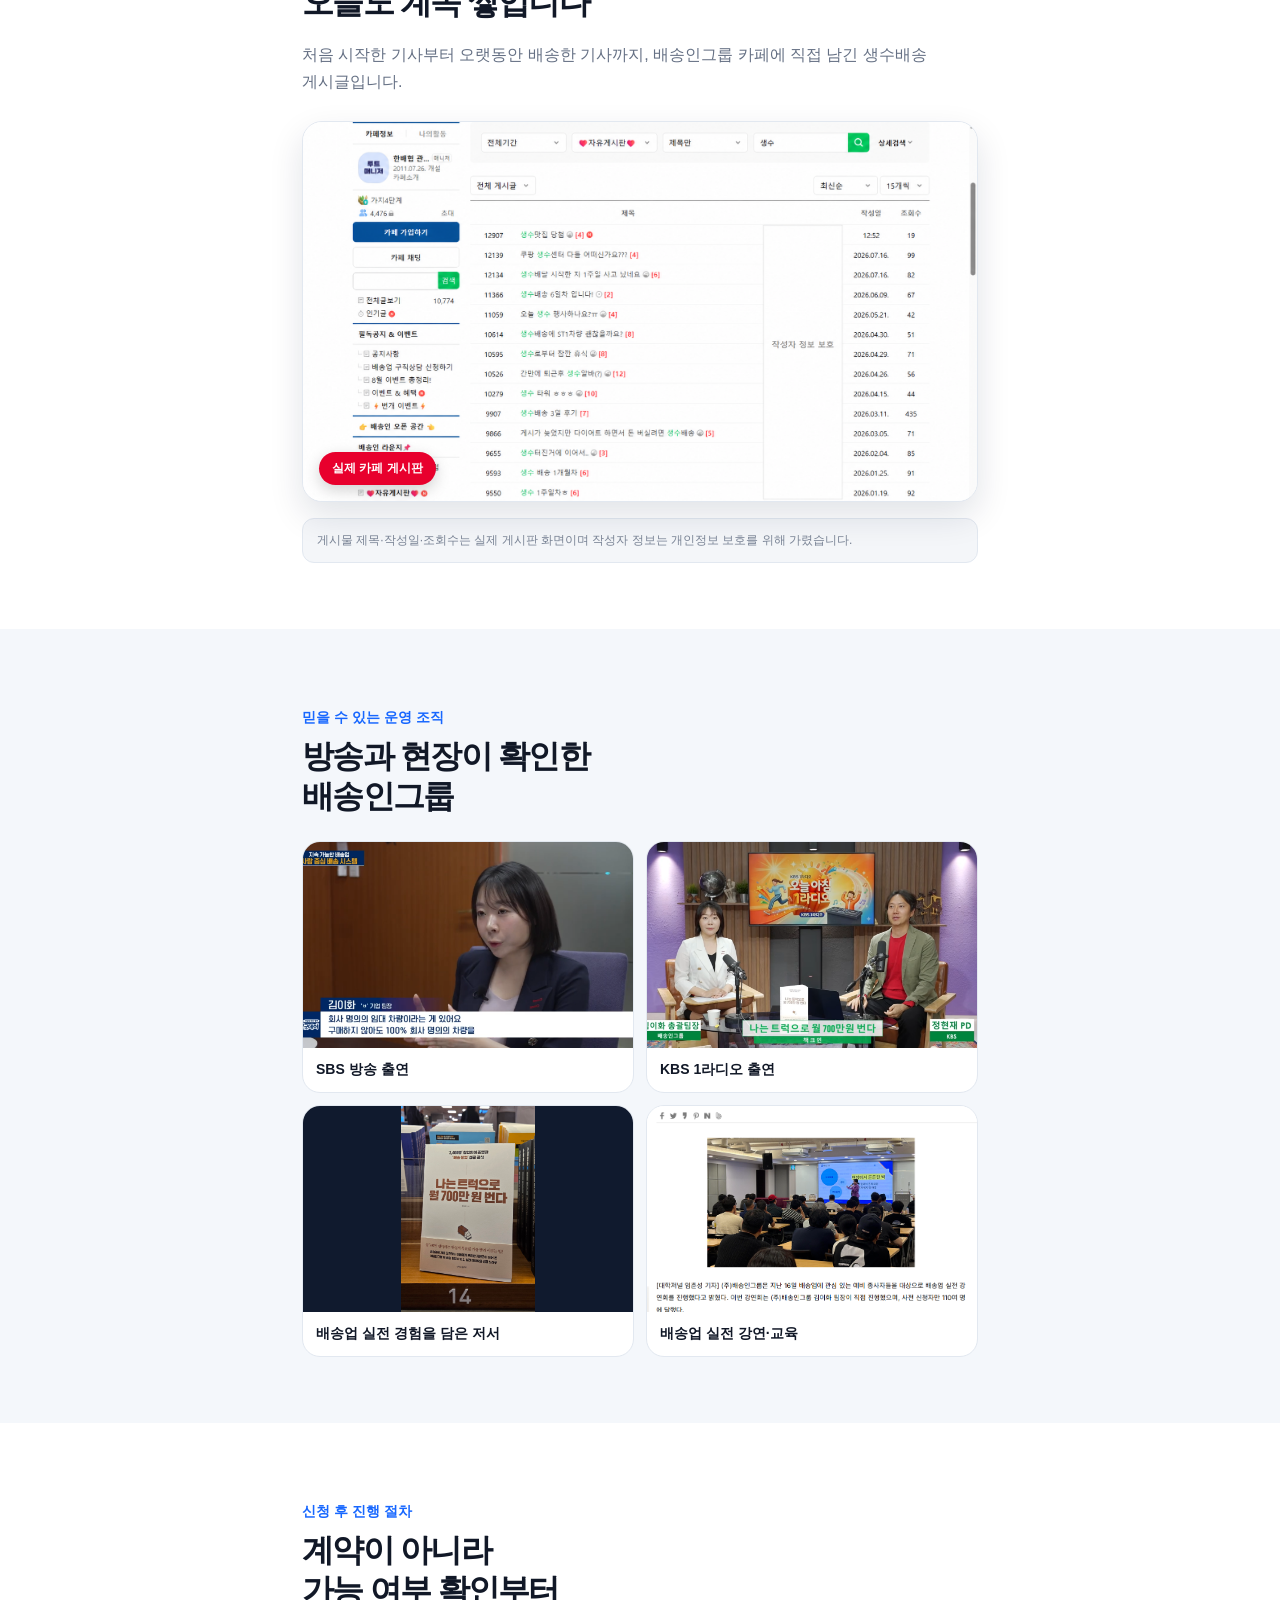
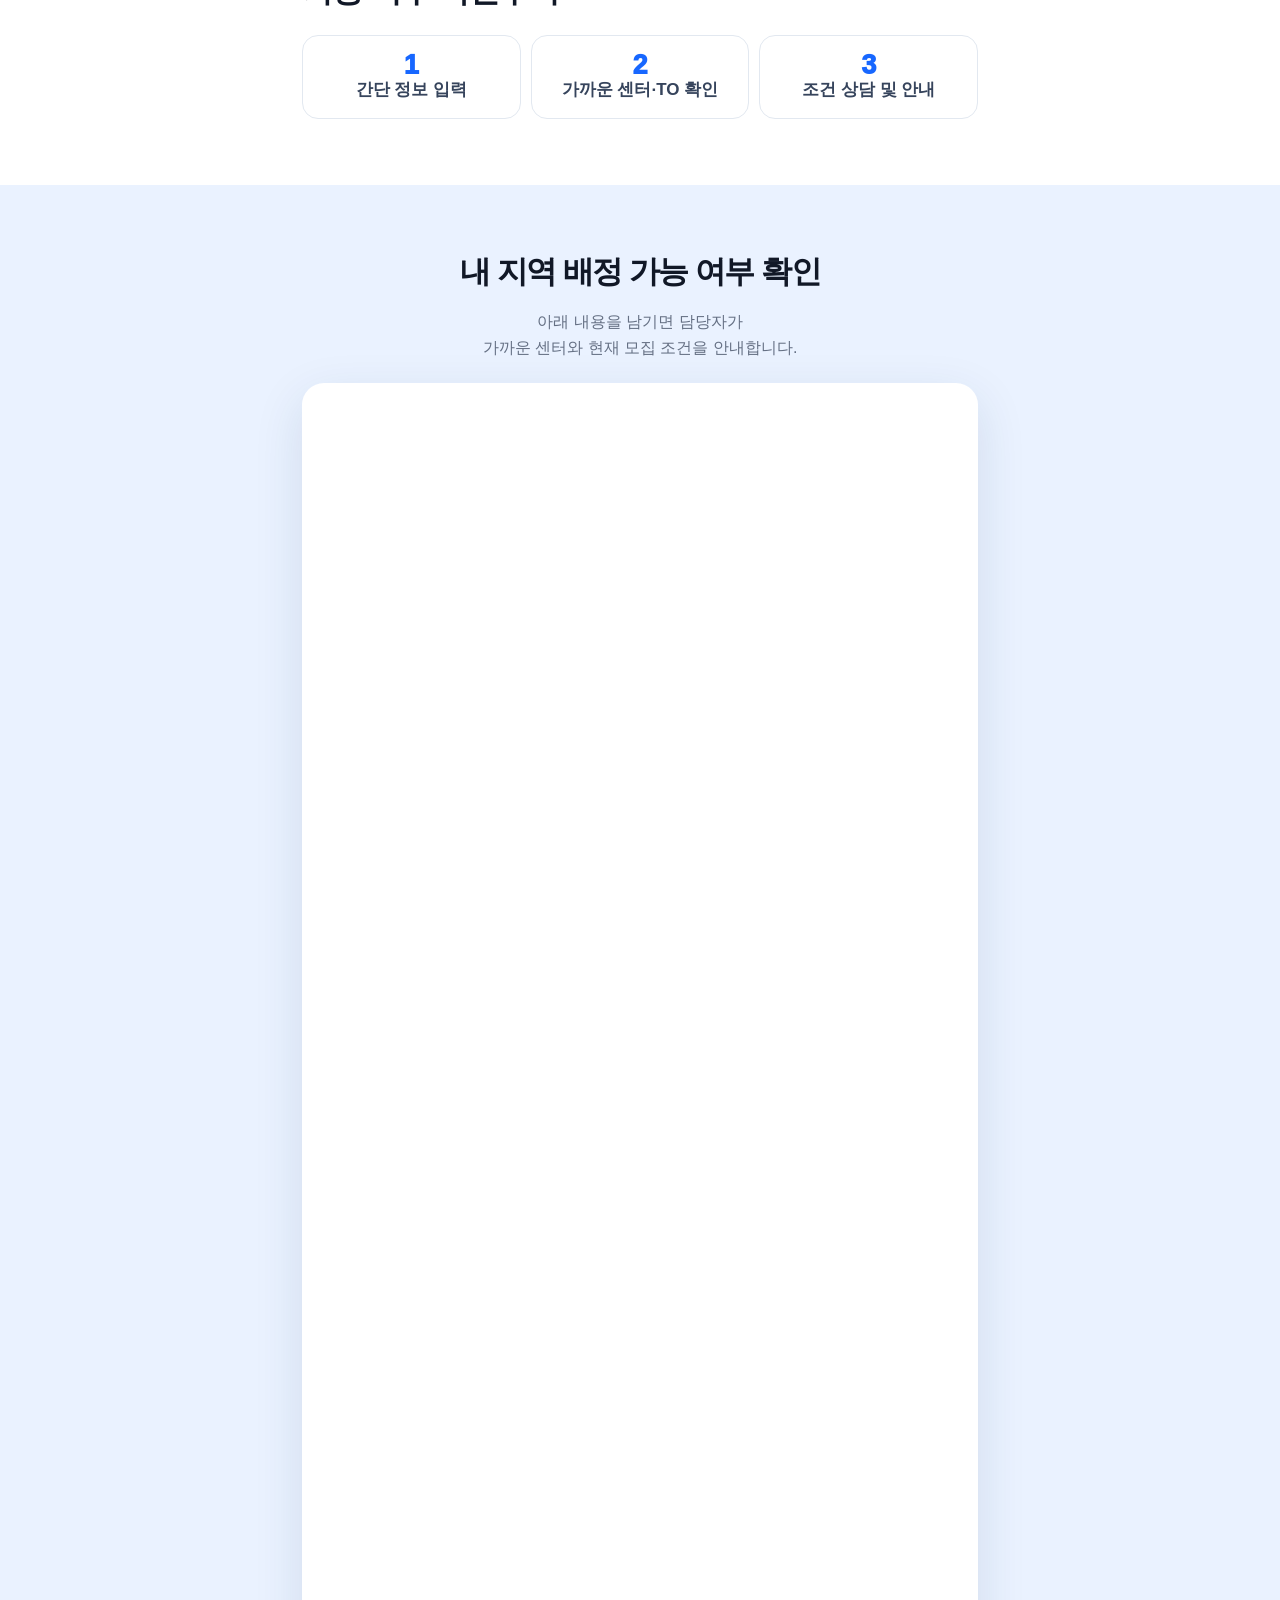
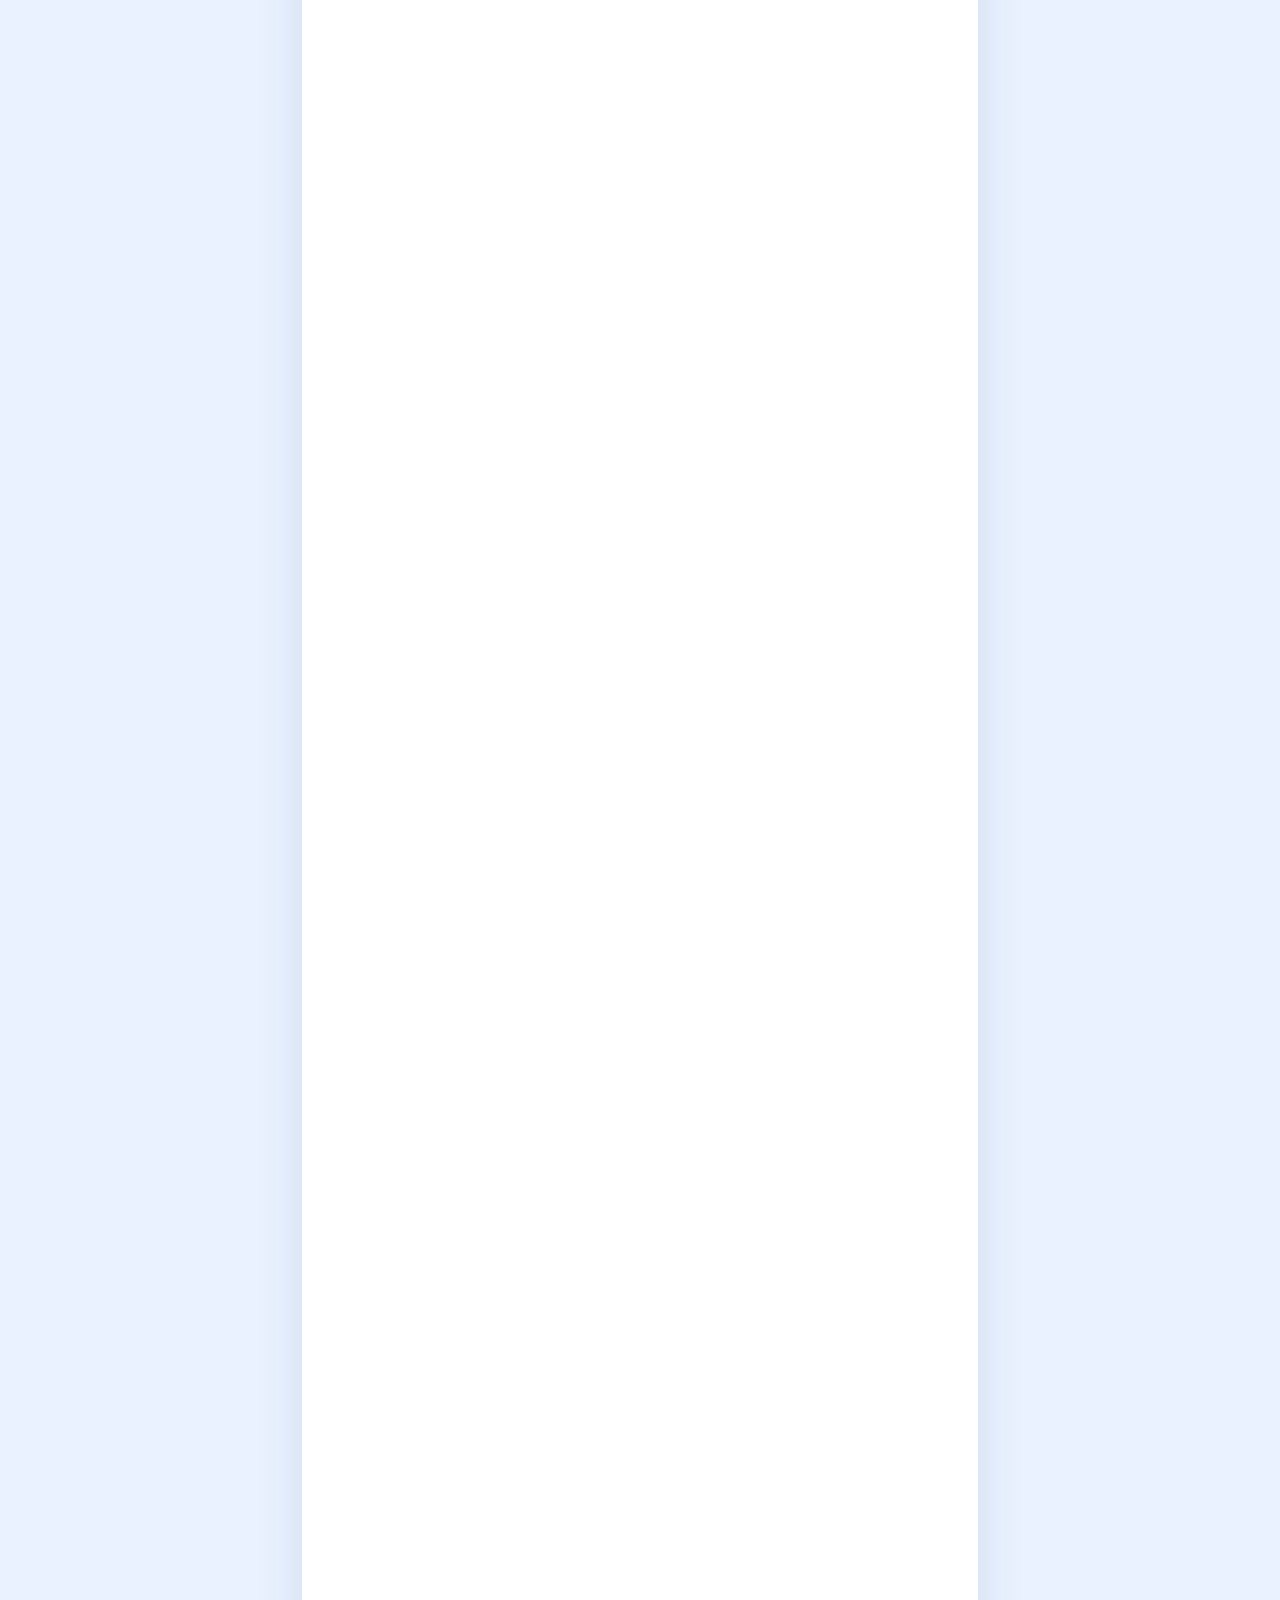
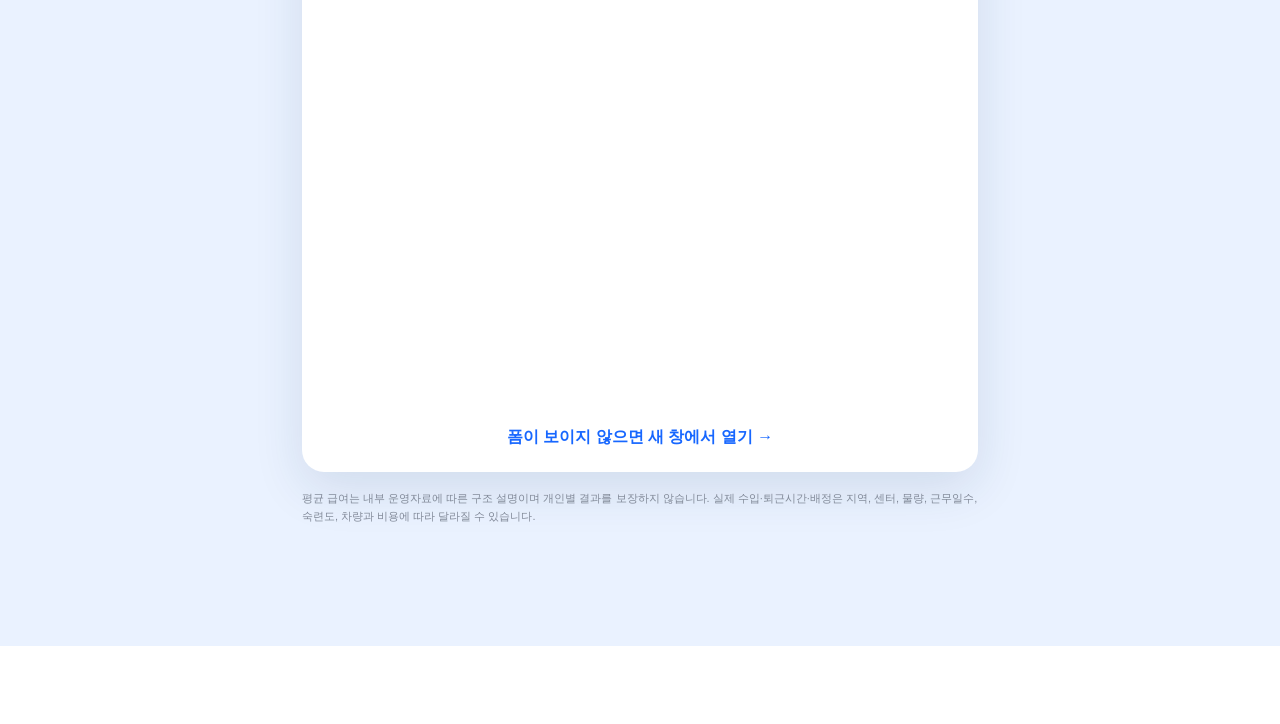
<file: 602/index.html>
<!doctype html><html lang="ko"><head><meta charset="utf-8"><meta name="viewport" content="width=device-width,initial-scale=1"><title>내 조건 기준 쿠팡 생수배송 수익 확인 | 배송인그룹</title><meta name="description" content="거주지역, 차량, 근무 가능시간을 기준으로 쿠팡 생수배송 수익구조와 실제 정산사례를 확인하세요."><link rel="stylesheet" href="../campaign.css"><script async src="https://www.googletagmanager.com/gtag/js?id=G-GM7XGZ6SSD"></script><script>window.dataLayer=window.dataLayer||[];function gtag(){dataLayer.push(arguments)}gtag('js',new Date());gtag('config','G-GM7XGZ6SSD');</script></head><body data-variant="602"><header class="top"><div class="wrap"><div class="brand"><b>배송인</b>그룹</div></div></header><main>
<section class="hero"><div class="wrap"><p class="eyebrow">쿠팡 생수배송 · 내 조건 기준 수익 확인</p><h1>생수배송,<br>내 조건이면 <em>얼마 남을까?</em></h1><p class="lead">거주지역, 차량 준비 여부, 가능한 근무시간.<br>내 조건에 맞는 센터와 수익구조부터 확인하세요.</p><img class="creative" src="../img/creative-602.webp" alt="내 조건 기준 쿠팡 생수배송 수익 확인"><a class="btn" href="#apply" data-location="hero">내 조건으로 확인하기 →</a><p class="micro">약 1분 소요 · 조건 확인 후 담당자가 안내합니다.</p></div></section>
<section class="soft"><div class="wrap"><p class="kicker">내 조건부터 확인합니다</p><h2 class="title">같은 생수배송도<br>조건에 따라 달라집니다</h2><div class="condition-grid"><div class="condition"><span class="icon">📍</span><div><strong>거주지역</strong><span>가까운 센터·배송권역</span></div></div><div class="condition"><span class="icon">🚚</span><div><strong>차량</strong><span>자차·임대 가능 여부</span></div></div><div class="condition"><span class="icon">⏱</span><div><strong>근무시간</strong><span>센터 운영조건 확인</span></div></div></div><p class="desc" style="margin-top:22px">광고 속 평균값을 그대로 적용하지 않습니다. 현재 모집 중인 센터와 내 준비 조건을 기준으로 실제 가능 여부를 먼저 확인합니다.</p></div></section>
<section><div class="wrap"><p class="kicker">말이 아니라 정산서로</p><h2 class="title">실제 정산 사례를<br>그대로 확인하세요</h2><div class="gallery"><img src="../img/jeongsan-1.png" alt="실제 정산 사례 1"><img src="../img/jeongsan-2.png" alt="실제 정산 사례 2"><img src="../img/jeongsan-3.png" alt="실제 정산 사례 3"><img src="../img/jeongsan-4.png" alt="실제 정산 사례 4"></div><p class="disclaimer">실제 기사님의 정산자료이며 개인정보는 가렸습니다. 확인할 수 없는 근무기간·지역·물량 조건은 임의로 붙이지 않았습니다. 개인별 결과는 달라질 수 있습니다.</p></div></section>
<section id="income"><div class="wrap"><p class="kicker">왜 높은 매출이 가능한가</p><h2 class="title">한 번 멈춰서,<br>여러 팩을 배송합니다</h2><p class="desc">생수배송은 한 배송지에 여러 팩을 전달하는 <b>묶음 배송</b>입니다. 더 중요한 건 배송비가 배송지 한 곳당이 아니라 <b>배송한 팩마다 계산</b>된다는 점입니다.</p><div class="formula"><div class="formula-label">생수배송 하루 매출의 원리</div><div class="formula-main">팩당 배송 단가 × 배송한 팩 수 = 하루 매출</div><div class="equation"><div class="eqbox"><b>900원+</b><span>센터별 팩당 단가 예시</span></div><div class="operator">×</div><div class="eqbox"><b>배송 팩 수</b><span>처리한 만큼 누적</span></div><div class="operator">=</div><div class="eqbox"><b>하루 매출</b><span>물량·숙련도에 따라 상이</span></div></div></div><div class="bundle-cards"><div class="bundle"><strong>평균 2~4팩</strong><p>일반 가정도 한 배송지에 여러 팩이 함께 주문됩니다.</p></div><div class="bundle"><strong>3~40팩 규모</strong><p>매장·회사·사무실은 한 장소에 대량 주문이 발생하기도 합니다.</p></div></div><div class="field-proof"><div class="field-proof-head"><span>실제 배송 현장</span></div><div class="field-proof-grid"><figure><img src="../img/water-bundle-1.jpg" alt="한 배송지에 여러 팩의 생수가 함께 배송된 실제 현장" loading="lazy" decoding="async"><figcaption>한 배송지에 여러 팩이 함께 배송된 모습</figcaption></figure><figure><img src="../img/water-bundle-2.jpg" alt="사무실 관리 공간에 대량의 생수가 배송된 실제 현장" loading="lazy" decoding="async"><figcaption>사무실·관리 공간에 대량 주문이 도착한 모습</figcaption></figure></div><p>배송인그룹 내부 보유 현장 사진이며, 실제 주문량은 배송지·지역·시점에 따라 달라집니다.</p></div><div class="one-stop">차량 정차와 건물 진입은 한 번. 하지만 배송 단가는 전달한 팩마다 계산됩니다.</div><p class="disclaimer">팩당 단가와 묶음 물량은 센터·배송지·지역·주문에 따라 달라집니다.</p></div></section>
<section class="soft"><div class="wrap"><div class="question">“그런데 물량 없으면<br>돈 못 버는 거 아니에요?”</div><p class="kicker">물량의 기반</p><h2 class="title">실제 주문 고객도,<br>생수배송 센터도 늘고 있습니다</h2><div class="chart"><div class="chart-head"><strong>쿠팡 활성 고객 수</strong><span>각 연도 4분기 · 단위 만 명</span></div><svg viewBox="0 0 600 250" role="img" aria-label="쿠팡 활성 고객 수 2022년 1811만명, 2023년 2100만명, 2024년 2280만명, 2025년 2460만명"><defs><linearGradient id="area" x1="0" y1="0" x2="0" y2="1"><stop offset="0" stop-color="#1767ff" stop-opacity=".3"/><stop offset="1" stop-color="#1767ff" stop-opacity=".02"/></linearGradient></defs><path d="M30 210 L200 155 L370 112 L570 68 L570 220 L30 220 Z" fill="url(#area)"/><path d="M30 210 L200 155 L370 112 L570 68" fill="none" stroke="#1767ff" stroke-width="8" stroke-linecap="round" stroke-linejoin="round"/><g fill="#fff" stroke="#1767ff" stroke-width="6"><circle cx="30" cy="210" r="9"/><circle cx="200" cy="155" r="9"/><circle cx="370" cy="112" r="9"/><circle cx="570" cy="68" r="9"/></g></svg><div class="chart-values"><div><strong>1,811만</strong><span>2022</span></div><div><strong>2,100만</strong><span>2023</span></div><div><strong>2,280만</strong><span>2024</span></div><div><strong>2,460만</strong><span>2025</span></div></div></div><div class="centers"><h3>전국 생수배송 센터 운영 현황</h3><div class="center-row"><div class="region">수도권</div><div class="places">경기광주·용인·군포·일산·부천<span class="new">8월 신규</span>·화성·인천·양주·하남<span class="new">오픈 예정</span></div></div><div class="center-row"><div class="region">충청권</div><div class="places">대전·천안·청주</div></div><div class="center-row"><div class="region">호남권</div><div class="places">전주·광주</div></div><div class="center-row"><div class="region">강원·영남</div><div class="places">강릉·춘천·포항 등</div></div></div><p class="disclaimer">활성 고객 수는 쿠팡 공식 실적자료, 센터 현황은 배송인그룹 TO탭 2026년 8월 24일 기준입니다. 센터와 모집 TO는 수시로 변동됩니다.</p></div></section>
<section class="navy"><div class="wrap"><p class="kicker">시작은 단순하게</p><h2 class="title">딱! 하루만 배워도<br>현장 투입 가능</h2><p class="desc">몸이 힘든 만큼, 일머리는 ‘최하’. 복잡한 기술보다 배송 순서와 현장 동선을 익히는 일이 먼저입니다.</p><div class="training"><div class="step"><b>1</b><span>선탑교육</span></div><div class="step"><b>2</b><span>배송 방식 습득</span></div><div class="step"><b>3</b><span>현장 투입</span></div></div><div class="punch">선탑교육 딱 하루면<br>바로 현장 투입이 가능합니다!</div><p class="disclaimer">실제 투입 시점은 면허·센터 배정·TO와 개별 준비 상태에 따라 달라질 수 있습니다.</p></div></section>
<section><div class="wrap"><h2 class="center-label">가장 많이 묻는 질문<br><em>TOP 5</em></h2><div class="faq-list"><article class="faq"><div class="faq-q">차량이 없어도 시작할 수 있나요?</div><div class="faq-a"><b>자차를 추천하지만, 보증금 없이 임대차량으로도 가능합니다.</b> 개인 신용과 관계없이 상담 가능합니다.<p class="disclaimer">일부 센터의 임대 TO에 한하며 차량 상황과 센터별 조건에 따라 달라질 수 있습니다.</p></div></article><article class="faq"><div class="faq-q">배송 경험이 없어도 가능한가요?</div><div class="faq-a"><b>네! 가능합니다.</b> 딱 하루만 배워도 현장 투입이 가능할 정도로 단순한 업무입니다.</div></article><article class="faq"><div class="faq-q">지역은 어떻게 정해지나요?</div><div class="faq-a">기사님의 거주지와 가까운 센터로 배정되며, 해당 센터의 관할 배송지역에서 업무를 진행합니다.<p class="disclaimer">실제 배정은 현재 모집 중인 센터와 TO에 따라 달라질 수 있습니다.</p></div></article><article class="faq"><div class="faq-q">초반에는 얼마나 힘든가요?</div><div class="faq-a"><b>근육통은 어쩔 수 없습니다!</b> 하지만 기존 기사님들의 공통된 의견, “딱 3개월만 버텨라!”는 진리입니다. 숙련되면 더 많은 물량을 더 빠른 시간 안에 처리할 수 있게 됩니다.</div></article><article class="faq"><div class="faq-q">지입사기 걱정은 없나요?</div><div class="faq-a"><b>애초에 배송인그룹은 차량을 판매하지 않습니다.</b> 오히려 지입사기 피해를 입은 분들을 도와드린 사례가 있습니다.</div></article></div></div></section>
<section class="soft"><div class="wrap"><h2 class="center-label">이런 분들이라면<br><em>가능합니다!</em></h2><div class="fit-list"><div class="fit"><i>✓</i><div><strong>업무에 영향을 줄 기저질환이 없는 분</strong><p>무거운 생수를 반복적으로 옮기는 신체 활동에 무리가 없어야 합니다.</p></div></div><div class="fit"><i>✓</i><div><strong>꾸준히 출근할 수 있는 성실한 분</strong><p>일정한 근무일수를 지키는 것이 수입의 기본입니다.</p></div></div><div class="fit"><i>✓</i><div><strong>1종 또는 2종 보통면허가 있는 분</strong><p>센터와 차량 조건에 따라 실제 운행 가능 여부를 확인합니다.</p></div></div><div class="fit"><i>✓</i><div><strong>딱 3개월의 숙련기간을 버틸 수 있는 분</strong><p>동선과 적재가 익숙해질수록 처리 속도가 달라집니다.</p></div></div></div></div></section>
<section><div class="wrap"><p class="kicker">광고용으로 만든 후기가 아닙니다</p><h2 class="title">실제 현장 후기가<br>오늘도 계속 쌓입니다</h2><p class="desc">처음 시작한 기사부터 오랫동안 배송한 기사까지, 배송인그룹 카페에 직접 남긴 생수배송 게시글입니다.</p><div class="cafe-shot"><img src="../img/cafe-water-board-20260901.png" alt="배송인그룹 카페 생수배송 게시판 검색 결과"><span class="live-badge">실제 카페 게시판</span></div><p class="disclaimer">게시물 제목·작성일·조회수는 실제 게시판 화면이며 작성자 정보는 개인정보 보호를 위해 가렸습니다.</p></div></section>
<section class="soft"><div class="wrap"><p class="kicker">믿을 수 있는 운영 조직</p><h2 class="title">방송과 현장이 확인한<br>배송인그룹</h2><div class="trust-grid"><div class="trust-card"><img src="../img/press-sbs.png" alt="SBS 방송 출연"><p>SBS 방송 출연</p></div><div class="trust-card"><img src="../img/press-radio.png" alt="KBS 라디오 출연"><p>KBS 1라디오 출연</p></div><div class="trust-card book"><img src="../img/press-book.jpg" alt="배송 관련 저서"><p>배송업 실전 경험을 담은 저서</p></div><div class="trust-card"><img src="../img/press-lecture.png" alt="배송업 실전 강연"><p>배송업 실전 강연·교육</p></div></div></div></section>
<section><div class="wrap"><p class="kicker">신청 후 진행 절차</p><h2 class="title">계약이 아니라<br>가능 여부 확인부터</h2><div class="process"><div><b>1</b><span>간단 정보 입력</span></div><div><b>2</b><span>가까운 센터·TO 확인</span></div><div><b>3</b><span>조건 상담 및 안내</span></div></div></div></section>
<section class="formsec" id="apply"><div class="wrap"><div class="formhead"><h2>내 지역 배정 가능 여부 확인</h2><p>아래 내용을 남기면 담당자가<br>가까운 센터와 현재 모집 조건을 안내합니다.</p></div><div class="formbox"><iframe scrolling="no" data-apply-frame title="쿠팡 생수배송 조건 확인 폼">로드 중…</iframe><a class="fallback" data-apply-link target="_blank" rel="noopener">폼이 보이지 않으면 새 창에서 열기 →</a></div><p class="legal">평균 급여는 내부 운영자료에 따른 구조 설명이며 개인별 결과를 보장하지 않습니다. 실제 수입·퇴근시간·배정은 지역, 센터, 물량, 근무일수, 숙련도, 차량과 비용에 따라 달라질 수 있습니다.</p></div></section></main><div class="sticky"><a class="btn" href="#apply" data-location="sticky">내 지역 배정 가능 여부 확인하기 →</a></div><script src="../campaign.js?v=327b3b5"></script></body></html>
</file>
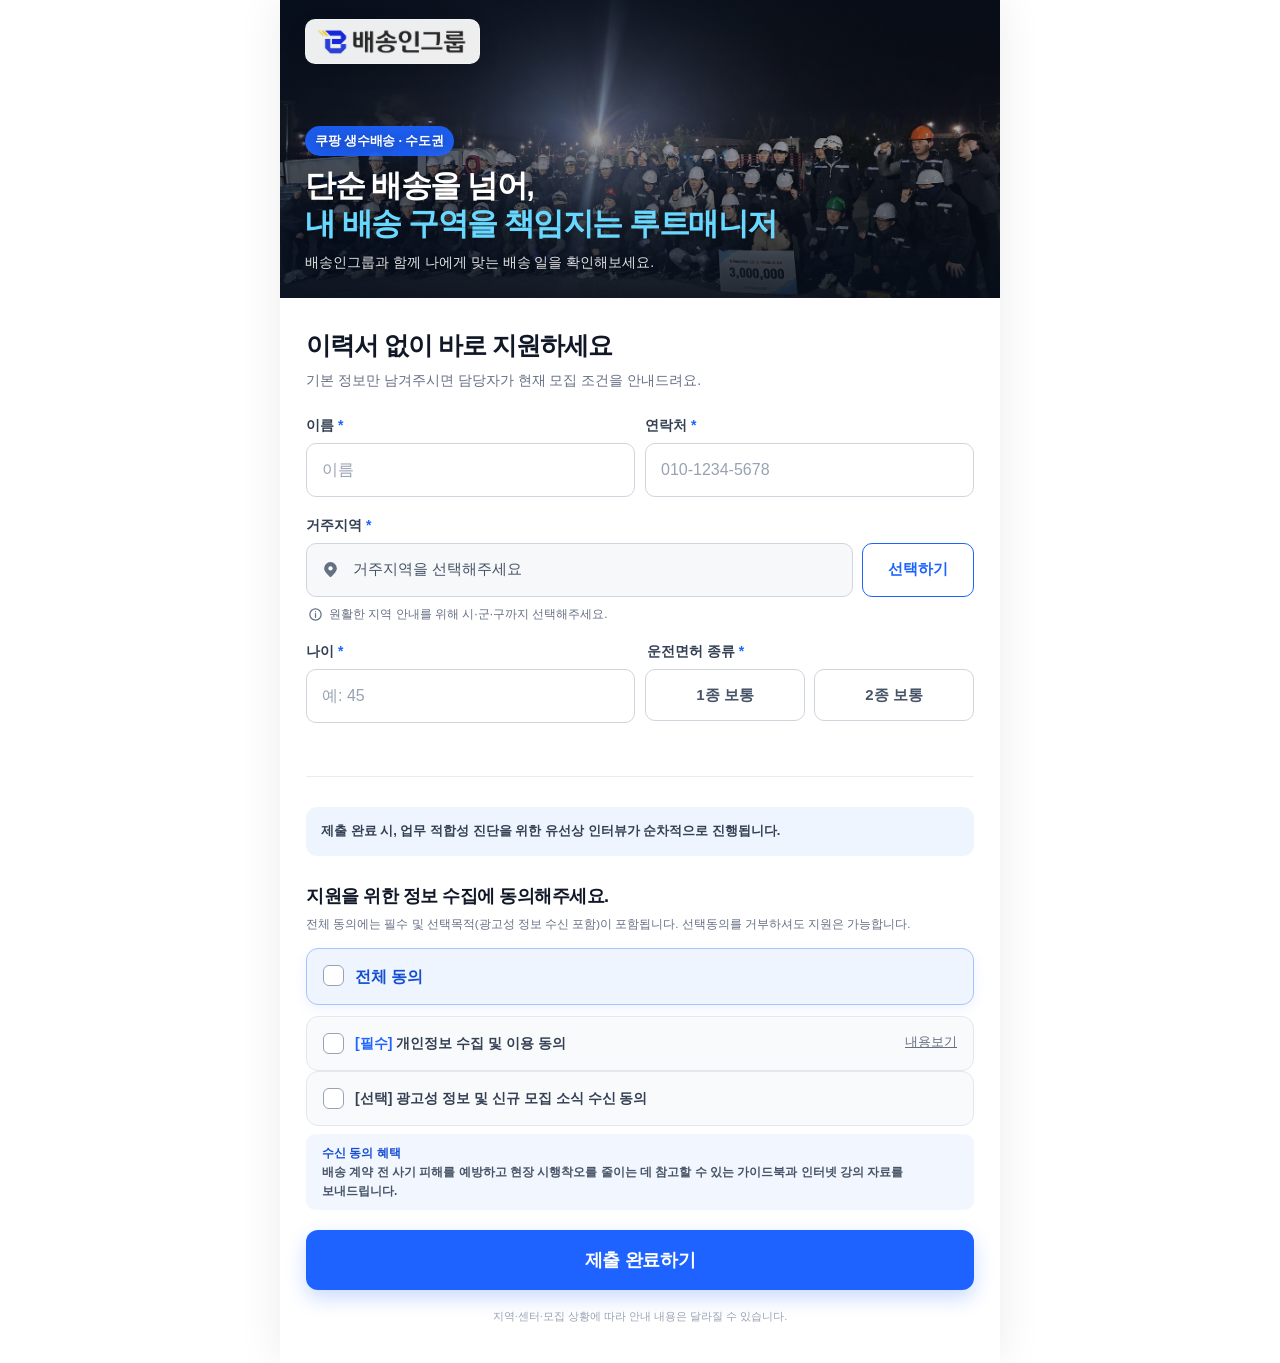
<file: direct/index.html>
<!doctype html>
<html lang="ko">
<head>
  <meta charset="utf-8">
  <meta name="viewport" content="width=device-width,initial-scale=1,viewport-fit=cover">
  <meta name="robots" content="noindex,nofollow">
  <meta name="theme-color" content="#101828">
  <title>쿠팡 생수배송 간편 지원 | 배송인그룹</title>
  <script async src="https://www.googletagmanager.com/gtag/js?id=G-GM7XGZ6SSD"></script>
  <script>window.dataLayer=window.dataLayer||[];function gtag(){dataLayer.push(arguments)}gtag('js',new Date());gtag('config','G-GM7XGZ6SSD');</script>
  <script src="../meta-pixel.js?v=20260922-2" data-pixel-id="284709942981308"></script>
  <style>
    :root{--blue:#1e63ff;--blue-dark:#154ed1;--blue-soft:#eef5ff;--ink:#101828;--text:#344054;--muted:#667085;--line:#d0d5dd;--soft:#f7f8fa;--white:#fff;--success:#067647;--address-vvh:100dvh;--address-vv-top:0px}
    *{box-sizing:border-box}html{background:#e9edf3;scroll-behavior:smooth}body{margin:0;color:var(--ink);background:#fff;font-family:Pretendard,"Noto Sans KR",-apple-system,BlinkMacSystemFont,"Segoe UI",sans-serif;word-break:keep-all;-webkit-font-smoothing:antialiased}button,input{font:inherit}button{touch-action:manipulation}.page{width:min(100%,720px);min-height:100vh;margin:0 auto;background:#fff;box-shadow:0 0 42px rgba(16,24,40,.08)}
    .hero{position:relative;min-height:298px;isolation:isolate;overflow:hidden;background:#101828 url('../img/scholarship-group.jpg') 52% 43%/cover no-repeat;color:#fff}.hero:before{content:"";position:absolute;inset:0;z-index:-1;background:linear-gradient(180deg,rgba(7,14,26,.72) 0%,rgba(7,14,26,.28) 40%,rgba(7,14,26,.87) 100%)}.hero:after{content:"";position:absolute;inset:0;z-index:-1;background:linear-gradient(90deg,rgba(5,17,38,.34),transparent 62%)}.hero-inner{min-height:298px;padding:19px 25px 25px;display:flex;flex-direction:column}.brand{display:inline-flex;align-items:center;align-self:flex-start;padding:8px 12px 8px 10px;border:1px solid rgba(255,255,255,.26);border-radius:10px;background:rgba(255,255,255,.93);box-shadow:0 7px 20px rgba(0,0,0,.14);backdrop-filter:blur(8px)}.brand img{display:block;width:151px;height:auto}.hero-copy{margin-top:auto;max-width:580px;text-shadow:0 2px 12px rgba(0,0,0,.38)}.hero-label{display:inline-flex;align-items:center;gap:7px;margin:0 0 11px;padding:6px 10px;border-radius:999px;background:rgba(30,99,255,.92);font-size:13px;font-weight:800;letter-spacing:-.2px;box-shadow:0 5px 15px rgba(7,35,83,.25)}.hero h1{margin:0;font-size:31px;line-height:1.22;letter-spacing:-1.45px;font-weight:850}.hero h1 strong{color:#69d8ff;font-weight:900}.hero p{margin:9px 0 0;color:rgba(255,255,255,.88);font-size:14px;line-height:1.5;font-weight:520}
    .form-area{padding:31px 26px calc(38px + env(safe-area-inset-bottom))}.form-head h2{margin:0;font-size:25px;line-height:1.3;letter-spacing:-1px;font-weight:850}.form-head p{margin:8px 0 25px;color:var(--muted);font-size:14px;line-height:1.55}.row{display:grid;grid-template-columns:1fr 1fr;gap:10px}.field{margin:0 0 19px}.field-label,.legend{display:block;margin:0 0 8px;color:var(--text);font-size:14px;line-height:1.35;font-weight:750}.req{color:var(--blue)}.control{width:100%;height:54px;border:1px solid var(--line);border-radius:10px;background:#fff;padding:0 15px;color:var(--ink);font-size:16px;transition:border-color .15s,box-shadow .15s,background .15s}.control::placeholder{color:#98a2b3}.control:hover{border-color:#98a2b3}.control:focus{outline:none;border-color:var(--blue);box-shadow:0 0 0 3px rgba(30,99,255,.12)}
    .address-row{display:grid;grid-template-columns:minmax(0,1fr) 112px;gap:9px}.address-display{position:relative;min-height:54px;display:flex;align-items:center;padding:0 14px 0 46px;border:1px solid var(--line);border-radius:10px;background:var(--soft);color:#475467;font-size:15px;text-align:left;overflow:hidden}.address-display.is-selected{background:#fff;color:var(--ink);font-weight:650}.address-display svg{position:absolute;left:14px;top:50%;width:19px;height:19px;color:#667085;transform:translateY(-50%);pointer-events:none}.address-display span{min-width:0;overflow:hidden;text-overflow:ellipsis;white-space:nowrap}.change-address{height:54px;border:1.5px solid var(--blue);border-radius:10px;background:#fff;color:var(--blue);font-size:15px;font-weight:800;cursor:pointer}.change-address:hover{background:var(--blue-soft)}.helper{display:flex;align-items:flex-start;gap:6px;margin:9px 2px 0;color:var(--muted);font-size:12px;line-height:1.45}.helper svg{width:15px;height:15px;flex:0 0 auto;margin-top:1px}
    fieldset{border:0;padding:0;min-width:0}.choice-grid{display:grid;grid-template-columns:1fr 1fr;gap:9px}.choice{position:relative;display:block;cursor:pointer}.choice input{position:absolute;width:1px;height:1px;opacity:0}.choice span{min-height:52px;display:flex;align-items:center;justify-content:center;padding:9px;border:1px solid var(--line);border-radius:10px;background:#fff;color:#475467;font-size:15px;font-weight:720;text-align:center;transition:.15s}.choice input:checked+span{border:2px solid var(--blue);padding:8px;background:var(--blue-soft);color:var(--blue-dark)}.choice input:focus-visible+span{outline:3px solid rgba(30,99,255,.18)}
    .privacy-section{margin:34px 0 0;padding-top:30px;border-top:1px solid #eaecf0}.interview-note{margin:0 0 28px;padding:14px 15px;border-radius:11px;background:var(--blue-soft);color:#344054;font-size:13px;line-height:1.6;font-weight:650}.privacy-section h3{margin:0 0 8px;font-size:18px;line-height:1.35;letter-spacing:-.5px}.consent-guide{margin:0 0 14px;color:var(--muted);font-size:11.5px;line-height:1.55}.consent{display:flex;gap:11px;align-items:flex-start;padding:16px;border:1px solid #e4e7ec;border-radius:12px;background:#f9fafb}.consent+.consent{margin-top:8px}.consent-all{margin-bottom:11px;border:1.5px solid #a9c3ff;background:var(--blue-soft);box-shadow:0 4px 13px rgba(30,99,255,.08)}.consent-all .consent-copy{color:var(--blue-dark);font-size:16px;font-weight:850}.consent-check{display:flex;gap:11px;align-items:flex-start;flex:1;cursor:pointer}.consent input{appearance:none;width:21px;height:21px;flex:0 0 auto;margin:0;border:1.5px solid #98a2b3;border-radius:6px;background:#fff;display:grid;place-items:center}.consent input:checked{border-color:var(--blue);background:var(--blue)}.consent input:checked:after{content:"";width:9px;height:5px;border-left:2px solid #fff;border-bottom:2px solid #fff;transform:translateY(-1px) rotate(-45deg)}.consent input:indeterminate{border-color:var(--blue);background:var(--blue)}.consent input:indeterminate:after{content:"";width:9px;height:2px;border-radius:2px;background:#fff}.consent-copy{flex:1;color:var(--text);font-size:14px;line-height:1.45;font-weight:700}.consent-benefit{margin:8px 0 0;padding:10px 16px;border-radius:9px;background:#f2f7ff;color:#475467;font-size:12px;line-height:1.55;font-weight:650}.consent-benefit strong{color:var(--blue-dark)}.detail-toggle{border:0;background:transparent;color:var(--muted);padding:0 0 0 8px;font-size:13px;text-decoration:underline;cursor:pointer}.privacy-detail{display:none;margin:8px 0 0;padding:13px 15px;border-radius:10px;background:#f9fafb;color:var(--muted);font-size:12px;line-height:1.65}.privacy-detail.is-open{display:block}
    .submit{width:100%;height:60px;margin-top:20px;border:0;border-radius:12px;background:var(--blue);color:#fff;font-size:18px;font-weight:850;letter-spacing:-.35px;box-shadow:0 8px 20px rgba(30,99,255,.24);cursor:pointer;transition:transform .1s,background .15s}.submit:hover{background:var(--blue-dark)}.submit:active{transform:translateY(1px)}.submit:disabled{background:#98a2b3;box-shadow:none;cursor:not-allowed}.notice{display:none;margin-top:12px;padding:12px 14px;border-radius:10px;background:#fff4ed;color:#b54708;font-size:13px;line-height:1.5}.notice.is-success{background:#ecfdf3;color:var(--success)}.foot{margin:18px 0 0;color:#98a2b3;text-align:center;font-size:11px;line-height:1.5}.hp{position:absolute!important;left:-10000px!important;width:1px!important;height:1px!important;overflow:hidden!important;opacity:0!important;pointer-events:none!important}
    .sheet-layer{position:fixed;top:var(--address-vv-top);right:0;bottom:auto;left:0;height:var(--address-vvh);z-index:50;display:flex;align-items:flex-end;justify-content:center;background:rgba(16,24,40,.48);opacity:0;visibility:hidden;transition:opacity .2s,visibility .2s}.sheet-layer.is-open{opacity:1;visibility:visible}.sheet{width:min(100%,720px);height:min(82dvh,720px,calc(var(--address-vvh) - 8px));max-height:calc(var(--address-vvh) - 8px);display:flex;flex-direction:column;overflow:hidden;border-radius:22px 22px 0 0;background:#fff;box-shadow:0 -15px 50px rgba(16,24,40,.18);transform:translateY(28px);transition:transform .22s ease-out;padding-bottom:env(safe-area-inset-bottom)}.sheet-layer.is-open .sheet{transform:translateY(0)}.sheet-head{display:flex;align-items:center;justify-content:space-between;flex:0 0 auto;padding:20px 20px 14px}.sheet-head h3{margin:0;font-size:20px;letter-spacing:-.5px}.sheet-close{width:40px;height:40px;display:grid;place-items:center;border:0;border-radius:10px;background:transparent;color:var(--ink);font-size:31px;line-height:1;cursor:pointer}.search-wrap{position:relative;flex:0 0 auto;margin:0 20px 15px}.search-wrap svg{position:absolute;left:14px;top:50%;z-index:1;width:19px;height:19px;color:#475467;transform:translateY(-50%);pointer-events:none}.search-wrap .search{padding-left:44px}.sheet-body{flex:1 1 auto;min-height:0;overflow-x:hidden;overflow-y:scroll;border-top:1px solid #eaecf0;padding:18px 20px max(32px,env(safe-area-inset-bottom));-webkit-overflow-scrolling:touch;overscroll-behavior:contain;touch-action:pan-y}.search-tip{margin:0 0 16px;color:var(--text);font-size:13px;line-height:1.6}.search-tip strong{display:block;margin-bottom:4px;color:var(--ink);font-size:14px}.examples{display:grid;gap:10px;margin-top:12px;color:var(--muted)}.results{display:grid;gap:8px;padding-bottom:12px}.result-button{width:100%;display:flex;align-items:center;gap:10px;padding:14px;border:1px solid #e4e7ec;border-radius:11px;background:#fff;color:var(--ink);text-align:left;font-size:15px;font-weight:650;cursor:pointer;touch-action:manipulation}.result-button:hover{border-color:var(--blue);background:var(--blue-soft)}.result-button svg{width:18px;height:18px;flex:0 0 auto;color:var(--blue)}.empty-result{padding:23px 10px;color:var(--muted);text-align:center;font-size:14px;line-height:1.55}body.sheet-open{overflow:hidden}
    @media(max-width:520px){html{background:#fff}.page{box-shadow:none}.hero{min-height:264px;background-position:52% 43%}.hero-inner{min-height:264px;padding:15px 20px 21px}.brand{padding:7px 10px 7px 8px}.brand img{width:134px}.hero h1{font-size:25px;letter-spacing:-1.15px}.hero p{font-size:12.5px}.hero-label{font-size:12px;margin-bottom:8px}.form-area{padding:27px 20px calc(34px + env(safe-area-inset-bottom))}.form-head h2{font-size:22px}.form-head p{font-size:13px;margin-bottom:21px}.row{gap:8px}.control{height:52px;padding:0 13px;font-size:15px}.address-row{grid-template-columns:minmax(0,1fr) 91px}.address-display,.change-address{height:52px}.address-display{padding:0 12px 0 42px;font-size:14px}.address-display svg{left:12px}.search-wrap .search{padding-left:44px}.change-address{font-size:14px}.field{margin-bottom:17px}.choice span{font-size:14px}.submit{height:58px}.sheet{height:min(86dvh,calc(var(--address-vvh) - 8px));max-height:calc(var(--address-vvh) - 8px)}}
    @media(max-width:370px){.row{grid-template-columns:1fr}.hero h1{font-size:23px}.address-row{grid-template-columns:minmax(0,1fr) 84px}}
    @media(prefers-reduced-motion:reduce){*{scroll-behavior:auto!important;transition:none!important}}
  </style>
</head>
<body data-submit-endpoint="https://script.google.com/macros/s/AKfycbyz430wy6_qFTjGvMN5jHx8ZsNHyT9R6-obOACC0LIDnqz9bBqOm1I87La9119gM2Qq/exec">
  <div class="page">
    <header class="hero">
      <div class="hero-inner">
        <div class="brand"><img src="../img/deliveryin-logo.png" alt="배송인그룹"></div>
        <div class="hero-copy">
          <span class="hero-label">쿠팡 생수배송 · 수도권</span>
          <h1>단순 배송을 넘어,<br><strong>내 배송 구역을 책임지는 루트매니저</strong></h1>
          <p>배송인그룹과 함께 나에게 맞는 배송 일을 확인해보세요.</p>
        </div>
      </div>
    </header>
    <main class="form-area" id="apply">
      <div class="form-head"><h2>이력서 없이 바로 지원하세요</h2><p>기본 정보만 남겨주시면 담당자가 현재 모집 조건을 안내드려요.</p></div>
      <form id="leadForm" novalidate>
        <div class="row">
          <div class="field"><label class="field-label" for="name">이름 <span class="req">*</span></label><input class="control" id="name" name="name" autocomplete="name" maxlength="20" required placeholder="이름"></div>
          <div class="field"><label class="field-label" for="phone">연락처 <span class="req">*</span></label><input class="control" id="phone" name="phone" type="tel" autocomplete="tel" inputmode="numeric" pattern="010-[0-9]{4}-[0-9]{4}" maxlength="13" required placeholder="010-1234-5678"></div>
        </div>
        <div class="field">
          <span class="field-label">거주지역 <span class="req">*</span></span>
          <div class="address-row">
            <button class="address-display" id="addressDisplay" type="button" aria-haspopup="dialog"><svg viewBox="0 0 24 24" fill="none" aria-hidden="true"><path d="M20 10c0 5-8 11-8 11S4 15 4 10a8 8 0 1 1 16 0Z" fill="currentColor"/><circle cx="12" cy="10" r="2.7" fill="white"/></svg><span>거주지역을 선택해주세요</span></button>
            <button class="change-address" id="openAddress" type="button">선택하기</button>
          </div>
          <input id="region" name="region" type="hidden">
          <p class="helper"><svg viewBox="0 0 24 24" fill="none" aria-hidden="true"><circle cx="12" cy="12" r="9" stroke="currentColor" stroke-width="2"/><path d="M12 10.5v6M12 7.5h.01" stroke="currentColor" stroke-width="2" stroke-linecap="round"/></svg>원활한 지역 안내를 위해 시·군·구까지 선택해주세요.</p>
        </div>
        <div class="row">
          <div class="field"><label class="field-label" for="age">나이 <span class="req">*</span></label><input class="control" id="age" name="age" type="text" inputmode="numeric" pattern="[0-9]{2,3}" maxlength="3" required placeholder="예: 45"></div>
          <fieldset class="field"><legend class="legend">운전면허 종류 <span class="req">*</span></legend><div class="choice-grid"><label class="choice"><input type="radio" name="license" value="1종 보통" required><span>1종 보통</span></label><label class="choice"><input type="radio" name="license" value="2종 보통"><span>2종 보통</span></label></div></fieldset>
        </div>
        <section class="privacy-section">
          <p class="interview-note">제출 완료 시, 업무 적합성 진단을 위한 유선상 인터뷰가 순차적으로 진행됩니다.</p>
          <h3>지원을 위한 정보 수집에 동의해주세요.</h3>
          <p class="consent-guide">전체 동의에는 필수 및 선택목적(광고성 정보 수신 포함)이 포함됩니다. 선택동의를 거부하셔도 지원은 가능합니다.</p>
          <div class="consent consent-all"><label class="consent-check"><input type="checkbox" id="allConsent"><span class="consent-copy">전체 동의</span></label></div>
          <div class="consent"><label class="consent-check"><input type="checkbox" id="privacyConsent" name="privacy_consent" value="동의" required><span class="consent-copy"><span class="req">[필수]</span> 개인정보 수집 및 이용 동의</span></label><button class="detail-toggle" id="privacyToggle" type="button" aria-expanded="false">내용보기</button></div>
          <div class="privacy-detail" id="privacyDetail">수집 항목: 이름, 연락처, 거주지역, 나이, 운전면허 종류<br>이용 목적: 배송 업무 지원 접수, 모집 조건 확인 및 상담 안내<br>보유 기간: 수집 목적 달성 시까지(관련 법령에 따라 보존이 필요한 경우 해당 기간)</div>
          <div class="consent"><label class="consent-check"><input type="checkbox" id="marketingConsent" name="marketing_consent" value="동의"><span class="consent-copy"><span>[선택]</span> 광고성 정보 및 신규 모집 소식 수신 동의</span></label></div>
          <p class="consent-benefit"><strong>수신 동의 혜택</strong><br>배송 계약 전 사기 피해를 예방하고 현장 시행착오를 줄이는 데 참고할 수 있는 가이드북과 인터넷 강의 자료를 보내드립니다.</p>
        </section>
        <div class="hp" aria-hidden="true"><label for="website">웹사이트</label><input id="website" name="website" type="text" tabindex="-1" autocomplete="off"></div>
        <input type="hidden" name="content_id" id="contentId"><input type="hidden" name="source_code" id="sourceCode"><input type="hidden" name="utm_source" id="utmSource"><input type="hidden" name="utm_medium" id="utmMedium"><input type="hidden" name="utm_campaign" id="utmCampaign"><input type="hidden" name="utm_content" id="utmContent"><input type="hidden" name="campaign_id" id="campaignId"><input type="hidden" name="adset_id" id="adsetId"><input type="hidden" name="ad_id" id="adId"><input type="hidden" name="campaign_name" id="campaignName"><input type="hidden" name="adset_name" id="adsetName"><input type="hidden" name="ad_name" id="adName"><input type="hidden" name="response_mode" value="iframe"><input type="hidden" name="request_id" id="requestId">
        <button class="submit" id="submitButton" type="submit">제출 완료하기</button>
        <div class="notice" id="notice" role="alert" aria-live="polite"></div>
        <p class="foot">지역·센터·모집 상황에 따라 안내 내용은 달라질 수 있습니다.</p>
      </form>
      <iframe name="submitResultFrame" id="submitResultFrame" title="제출 처리 결과" hidden></iframe>
    </main>
  </div>
  <div class="sheet-layer" id="addressLayer" role="presentation">
    <section class="sheet" role="dialog" aria-modal="true" aria-labelledby="addressTitle">
      <div class="sheet-head"><h3 id="addressTitle">거주 지역 선택</h3><button class="sheet-close" id="closeAddress" type="button" aria-label="닫기">×</button></div>
      <div class="search-wrap"><svg viewBox="0 0 24 24" fill="none" aria-hidden="true"><circle cx="11" cy="11" r="7" stroke="currentColor" stroke-width="2"/><path d="m16 16 4 4" stroke="currentColor" stroke-width="2" stroke-linecap="round"/></svg><input class="control search" id="addressSearch" type="search" inputmode="search" autocomplete="address-level2" placeholder="시·군·구를 검색해주세요"></div>
      <div class="sheet-body"><div class="search-tip" id="searchTip"><strong>지역 검색 Tip</strong>거주 중인 시·군·구를 입력하면 선택 가능한 지역이 표시됩니다.<div class="examples">예: 고양시 일산동구 · 용인시 처인구 · 인천광역시 서구</div></div><div class="results" id="addressResults"></div></div>
    </section>
  </div>
  <script>
    const form=document.querySelector('#leadForm'),button=document.querySelector('#submitButton'),notice=document.querySelector('#notice'),endpoint=document.body.dataset.submitEndpoint.trim(),frame=document.querySelector('#submitResultFrame'),phone=document.querySelector('#phone'),age=document.querySelector('#age'),region=document.querySelector('#region'),addressDisplay=document.querySelector('#addressDisplay'),addressLayer=document.querySelector('#addressLayer'),addressSearch=document.querySelector('#addressSearch'),addressResults=document.querySelector('#addressResults'),searchTip=document.querySelector('#searchTip'),qs=new URLSearchParams(location.search),fragment=new URLSearchParams(location.hash.slice(1)),qaToken=fragment.get('qa_token')||'',qaMode=qs.get('qa')==='1'&&qaToken.length>=32,content=qs.get('utm_content')||'603';
    if(qaToken)history.replaceState(null,'',location.pathname+location.search);
    const tracking={content_id:qs.get('content_id')||'AD-20260904-001-603',source_code:qs.get('source_code')||`water-k3-2609-${content}`,utm_source:qs.get('utm_source')||'meta',utm_medium:qs.get('utm_medium')||'paid_social',utm_campaign:qs.get('utm_campaign')||'coupangwater_directform_202609',utm_content:content,campaign_id:qs.get('campaign_id')||'',adset_id:qs.get('adset_id')||'',ad_id:qs.get('ad_id')||'',campaign_name:qs.get('campaign_name')||'',adset_name:qs.get('adset_name')||'',ad_name:qs.get('ad_name')||''};
    function applyTracking(){Object.entries(tracking).forEach(([key,value])=>{const el=document.querySelector('#'+key.replace(/_([a-z])/g,(_,c)=>c.toUpperCase()));if(el)el.value=value})}
    applyTracking();window.addEventListener('pageshow',applyTracking);
    const regions=['서울특별시 강남구','서울특별시 강동구','서울특별시 강북구','서울특별시 강서구','서울특별시 관악구','서울특별시 광진구','서울특별시 구로구','서울특별시 금천구','서울특별시 노원구','서울특별시 도봉구','서울특별시 동대문구','서울특별시 동작구','서울특별시 마포구','서울특별시 서대문구','서울특별시 서초구','서울특별시 성동구','서울특별시 성북구','서울특별시 송파구','서울특별시 양천구','서울특별시 영등포구','서울특별시 용산구','서울특별시 은평구','서울특별시 종로구','서울특별시 중구','서울특별시 중랑구','경기도 고양시 덕양구','경기도 고양시 일산동구','경기도 고양시 일산서구','경기도 광주시','경기도 구리시','경기도 군포시','경기도 김포시','경기도 남양주시','경기도 부천시','경기도 성남시 분당구','경기도 성남시 수정구','경기도 성남시 중원구','경기도 수원시 권선구','경기도 수원시 영통구','경기도 수원시 장안구','경기도 수원시 팔달구','경기도 시흥시','경기도 안산시 단원구','경기도 안산시 상록구','경기도 안양시 동안구','경기도 안양시 만안구','경기도 양주시','경기도 오산시','경기도 용인시 기흥구','경기도 용인시 수지구','경기도 용인시 처인구','경기도 의정부시','경기도 파주시','경기도 평택시','경기도 하남시','경기도 화성시','인천광역시 강화군','인천광역시 계양구','인천광역시 남동구','인천광역시 동구','인천광역시 미추홀구','인천광역시 부평구','인천광역시 서구','인천광역시 연수구','인천광역시 중구'];
    const nationwideRegionGroups={
      '서울특별시':['종로구','중구','용산구','성동구','광진구','동대문구','중랑구','성북구','강북구','도봉구','노원구','은평구','서대문구','마포구','양천구','강서구','구로구','금천구','영등포구','동작구','관악구','서초구','강남구','송파구','강동구'],
      '부산광역시':['중구','서구','동구','영도구','부산진구','동래구','남구','북구','해운대구','사하구','금정구','강서구','연제구','수영구','사상구','기장군'],
      '대구광역시':['중구','동구','서구','남구','북구','수성구','달서구','달성군','군위군'],
      '인천광역시':['강화군','옹진군','중구','동구','미추홀구','연수구','남동구','부평구','계양구','서구'],
      '광주광역시':['동구','서구','남구','북구','광산구'],
      '대전광역시':['동구','중구','서구','유성구','대덕구'],
      '울산광역시':['중구','남구','동구','북구','울주군'],
      '세종특별자치시':[],
      '경기도':['수원시 장안구','수원시 권선구','수원시 팔달구','수원시 영통구','고양시 덕양구','고양시 일산동구','고양시 일산서구','용인시 처인구','용인시 기흥구','용인시 수지구','성남시 수정구','성남시 중원구','성남시 분당구','부천시 원미구','부천시 소사구','부천시 오정구','화성시','안산시 상록구','안산시 단원구','남양주시','안양시 만안구','안양시 동안구','평택시','시흥시','파주시','의정부시','김포시','광주시','광명시','군포시','하남시','오산시','양주시','이천시','구리시','안성시','포천시','의왕시','여주시','동두천시','과천시','양평군','가평군','연천군'],
      '강원특별자치도':['춘천시','원주시','강릉시','동해시','태백시','속초시','삼척시','홍천군','횡성군','영월군','평창군','정선군','철원군','화천군','양구군','인제군','고성군','양양군'],
      '충청북도':['청주시 상당구','청주시 서원구','청주시 흥덕구','청주시 청원구','충주시','제천시','보은군','옥천군','영동군','증평군','진천군','괴산군','음성군','단양군'],
      '충청남도':['천안시 동남구','천안시 서북구','공주시','보령시','아산시','서산시','논산시','계룡시','당진시','금산군','부여군','서천군','청양군','홍성군','예산군','태안군'],
      '전북특별자치도':['전주시 완산구','전주시 덕진구','군산시','익산시','정읍시','남원시','김제시','완주군','진안군','무주군','장수군','임실군','순창군','고창군','부안군'],
      '전라남도':['목포시','여수시','순천시','나주시','광양시','담양군','곡성군','구례군','고흥군','보성군','화순군','장흥군','강진군','해남군','영암군','무안군','함평군','영광군','장성군','완도군','진도군','신안군'],
      '경상북도':['포항시 남구','포항시 북구','경주시','김천시','안동시','구미시','영주시','영천시','상주시','문경시','경산시','의성군','청송군','영양군','영덕군','청도군','고령군','성주군','칠곡군','예천군','봉화군','울진군','울릉군'],
      '경상남도':['창원시 의창구','창원시 성산구','창원시 마산합포구','창원시 마산회원구','창원시 진해구','진주시','통영시','사천시','김해시','밀양시','거제시','양산시','의령군','함안군','창녕군','고성군','남해군','하동군','산청군','함양군','거창군','합천군'],
      '제주특별자치도':['제주시','서귀포시']
    };
    regions.splice(0,regions.length,...Object.entries(nationwideRegionGroups).flatMap(([sido,areas])=>areas.length?areas.map(area=>`${sido} ${area}`):[sido]));
    const regionAliases=[['서울','서울특별시'],['부산','부산광역시'],['대구','대구광역시'],['인천','인천광역시'],['광주','광주광역시'],['대전','대전광역시'],['울산','울산광역시'],['세종','세종특별자치시'],['경기','경기도'],['강원','강원특별자치도'],['충북','충청북도'],['충남','충청남도'],['전북','전북특별자치도'],['전남','전라남도'],['경북','경상북도'],['경남','경상남도'],['제주','제주특별자치도']];
    const normalizeRegionSearch=value=>{const raw=value.trim();const alias=regionAliases.find(([shortName])=>raw===shortName||raw.startsWith(shortName+' '));return (alias?alias[1]+raw.slice(alias[0].length):raw).toLowerCase().replace(/\s/g,'')};
    const pinIcon='<svg viewBox="0 0 24 24" fill="none" aria-hidden="true"><path d="M20 10c0 5-8 11-8 11S4 15 4 10a8 8 0 1 1 16 0Z" fill="currentColor"/><circle cx="12" cy="10" r="2.7" fill="white"/></svg>';
    function syncAddressViewport(){const viewport=window.visualViewport;if(!viewport)return;document.documentElement.style.setProperty('--address-vvh',`${Math.round(viewport.height)}px`);document.documentElement.style.setProperty('--address-vv-top',`${Math.round(viewport.offsetTop)}px`)}
    function openSheet(){syncAddressViewport();addressLayer.classList.add('is-open');document.body.classList.add('sheet-open');addressSearch.value='';renderRegions('');setTimeout(()=>{addressSearch.focus();syncAddressViewport()},220);setTimeout(syncAddressViewport,420)}
    function closeSheet(){addressLayer.classList.remove('is-open');document.body.classList.remove('sheet-open');document.documentElement.style.setProperty('--address-vvh','100dvh');document.documentElement.style.setProperty('--address-vv-top','0px');document.querySelector('#openAddress').focus()}
    function selectRegion(value){region.value=value;addressDisplay.querySelector('span').textContent=value;addressDisplay.classList.add('is-selected');closeSheet()}
    function renderRegions(query){const q=query.trim();if(!q){searchTip.hidden=false;addressResults.innerHTML='';return}searchTip.hidden=true;const nq=normalizeRegionSearch(q),matched=regions.filter(item=>item.toLowerCase().replace(/\s/g,'').includes(nq));addressResults.innerHTML=matched.length?matched.map(item=>`<button class="result-button" type="button" data-region="${item}">${pinIcon}<span>${item}</span></button>`).join(''):'<p class="empty-result">일치하는 시·군·구가 없어요.<br>“용인시”, “송파구”처럼 다시 검색해주세요.</p>';addressResults.scrollTop=0;document.querySelector('.sheet-body').scrollTop=0}
    phone.addEventListener('input',()=>{const n=phone.value.replace(/\D/g,'').slice(0,11);phone.value=n.length>7?`${n.slice(0,3)}-${n.slice(3,7)}-${n.slice(7)}`:n.length>3?`${n.slice(0,3)}-${n.slice(3)}`:n});age.addEventListener('input',()=>{age.value=age.value.replace(/\D/g,'').slice(0,3)});
    document.querySelector('#openAddress').addEventListener('click',openSheet);addressDisplay.addEventListener('click',openSheet);document.querySelector('#closeAddress').addEventListener('click',closeSheet);addressLayer.addEventListener('click',e=>{if(e.target===addressLayer)closeSheet()});document.addEventListener('keydown',e=>{if(e.key==='Escape'&&addressLayer.classList.contains('is-open'))closeSheet()});addressSearch.addEventListener('input',e=>renderRegions(e.target.value));addressSearch.addEventListener('focus',()=>setTimeout(syncAddressViewport,80));addressResults.addEventListener('click',e=>{const target=e.target.closest('[data-region]');if(target)selectRegion(target.dataset.region)});if(window.visualViewport){visualViewport.addEventListener('resize',()=>{if(addressLayer.classList.contains('is-open'))syncAddressViewport()});visualViewport.addEventListener('scroll',()=>{if(addressLayer.classList.contains('is-open'))syncAddressViewport()})}
    const allConsent=document.querySelector('#allConsent'),privacyConsent=document.querySelector('#privacyConsent'),marketingConsent=document.querySelector('#marketingConsent');
    function syncAllConsent(){allConsent.checked=privacyConsent.checked&&marketingConsent.checked;allConsent.indeterminate=privacyConsent.checked!==marketingConsent.checked}
    allConsent.addEventListener('change',()=>{privacyConsent.checked=allConsent.checked;marketingConsent.checked=allConsent.checked;allConsent.indeterminate=false});privacyConsent.addEventListener('change',syncAllConsent);marketingConsent.addEventListener('change',syncAllConsent);
    document.querySelector('#privacyToggle').addEventListener('click',e=>{e.preventDefault();const detail=document.querySelector('#privacyDetail'),open=detail.classList.toggle('is-open');e.currentTarget.setAttribute('aria-expanded',String(open));e.currentTarget.textContent=open?'닫기':'내용보기'});
    function showNotice(message,success=false){notice.textContent=message;notice.classList.toggle('is-success',success);notice.style.display='block'}
    let pendingRequestId='',submitTimeout=0;
    function finishWithError(message){clearTimeout(submitTimeout);pendingRequestId='';showNotice(message);button.disabled=false;button.textContent='제출 완료하기'}
    window.addEventListener('message',event=>{const trustedOrigin=event.origin==='null'||/^https:\/\/[a-z0-9-]+-script\.googleusercontent\.com$/.test(event.origin)||event.origin==='https://script.google.com'||event.origin==='https://script.googleusercontent.com';if(!trustedOrigin)return;const data=event.data||{};if(data.source!=='deliveryin-direct-form'||!pendingRequestId||data.request_id!==pendingRequestId)return;clearTimeout(submitTimeout);pendingRequestId='';if(!data.ok){finishWithError(data.error||'접수가 완료되지 않았어요. 잠시 후 다시 시도해주세요.');return}if(data.is_test!==qaMode||!data.lead_id){finishWithError('접수 확인값이 일치하지 않아요. 잠시 후 다시 시도해주세요.');return}const eligible=!qaMode&&data.kind!=='duplicate'&&!data.performance_excluded&&data.conversion_eligible===true;if(eligible){gtag('event','generate_lead',{content_id:tracking.content_id,utm_content:content,submission_kind:data.kind||'new',event_id:data.lead_id});if(window.deliveryinMeta)window.deliveryinMeta.trackLead({leadId:data.lead_id,isTest:data.is_test,kind:data.kind,performanceExcluded:data.performance_excluded,conversionEligible:data.conversion_eligible,contentId:tracking.content_id,sourceCode:tracking.source_code,variant:content})}location.href='../thank-you/?source='+encodeURIComponent(content)+'&kind='+encodeURIComponent(data.kind||'new')});
    form.addEventListener('submit',e=>{e.preventDefault();if(!form.reportValidity())return;if(!region.value){openSheet();return}if(!endpoint){showNotice('현재는 배포 전 검수본입니다. 입력 흐름은 확인할 수 있지만 정보는 전송되지 않아요.');return}applyTracking();pendingRequestId=(self.crypto&&crypto.randomUUID?crypto.randomUUID():Date.now()+'-'+Math.random().toString(16).slice(2));document.querySelector('#requestId').value=pendingRequestId;let testField=form.querySelector('input[name="is_test"]');if(!testField){testField=document.createElement('input');testField.type='hidden';testField.name='is_test';form.append(testField)}testField.value=qaMode?'true':'false';let tokenField=form.querySelector('input[name="qa_token"]');if(!tokenField){tokenField=document.createElement('input');tokenField.type='hidden';tokenField.name='qa_token';form.append(tokenField)}tokenField.value=qaToken;form.action=endpoint;form.method='POST';form.target='submitResultFrame';button.disabled=true;button.textContent='접수 중...';notice.style.display='none';HTMLFormElement.prototype.submit.call(form);submitTimeout=setTimeout(()=>finishWithError('처리 결과 확인이 지연되고 있어요. 잠시 후 다시 제출해주세요.'),15000)});
  </script>
</body>
</html>
</file>
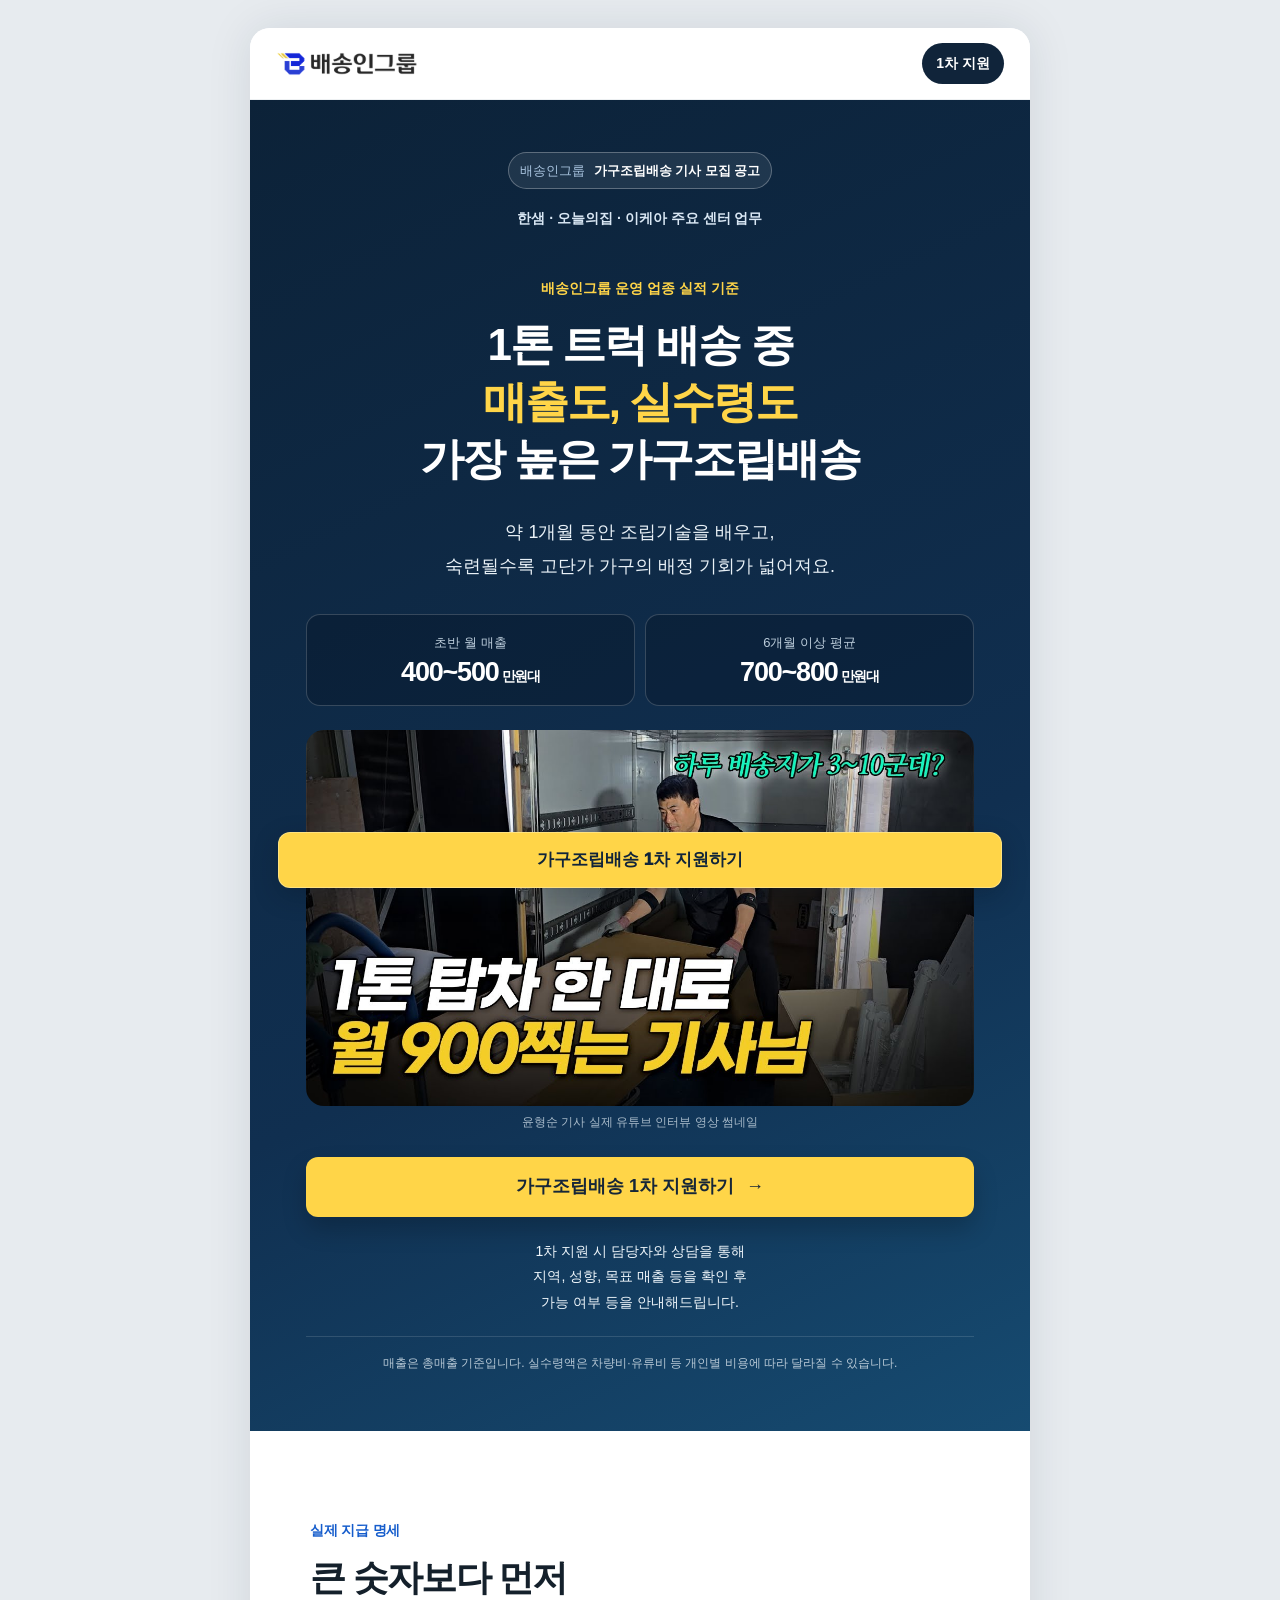
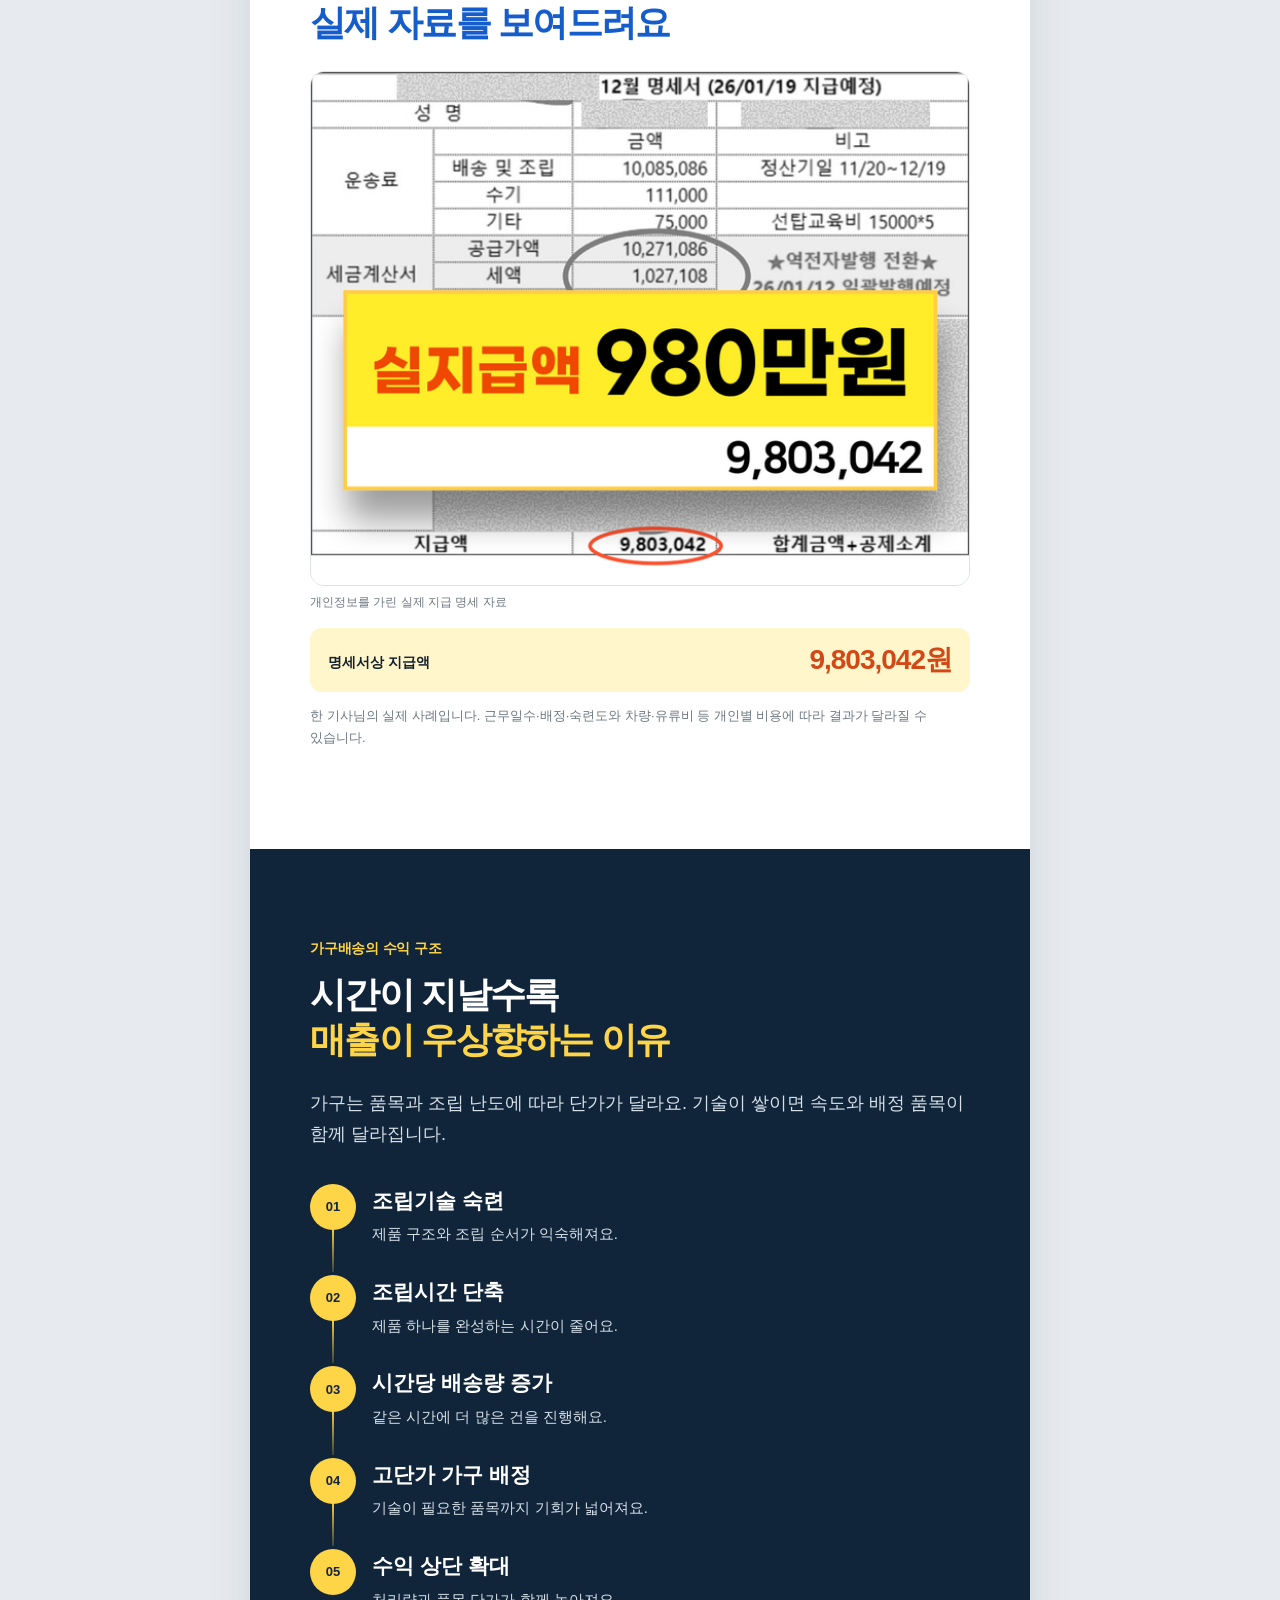
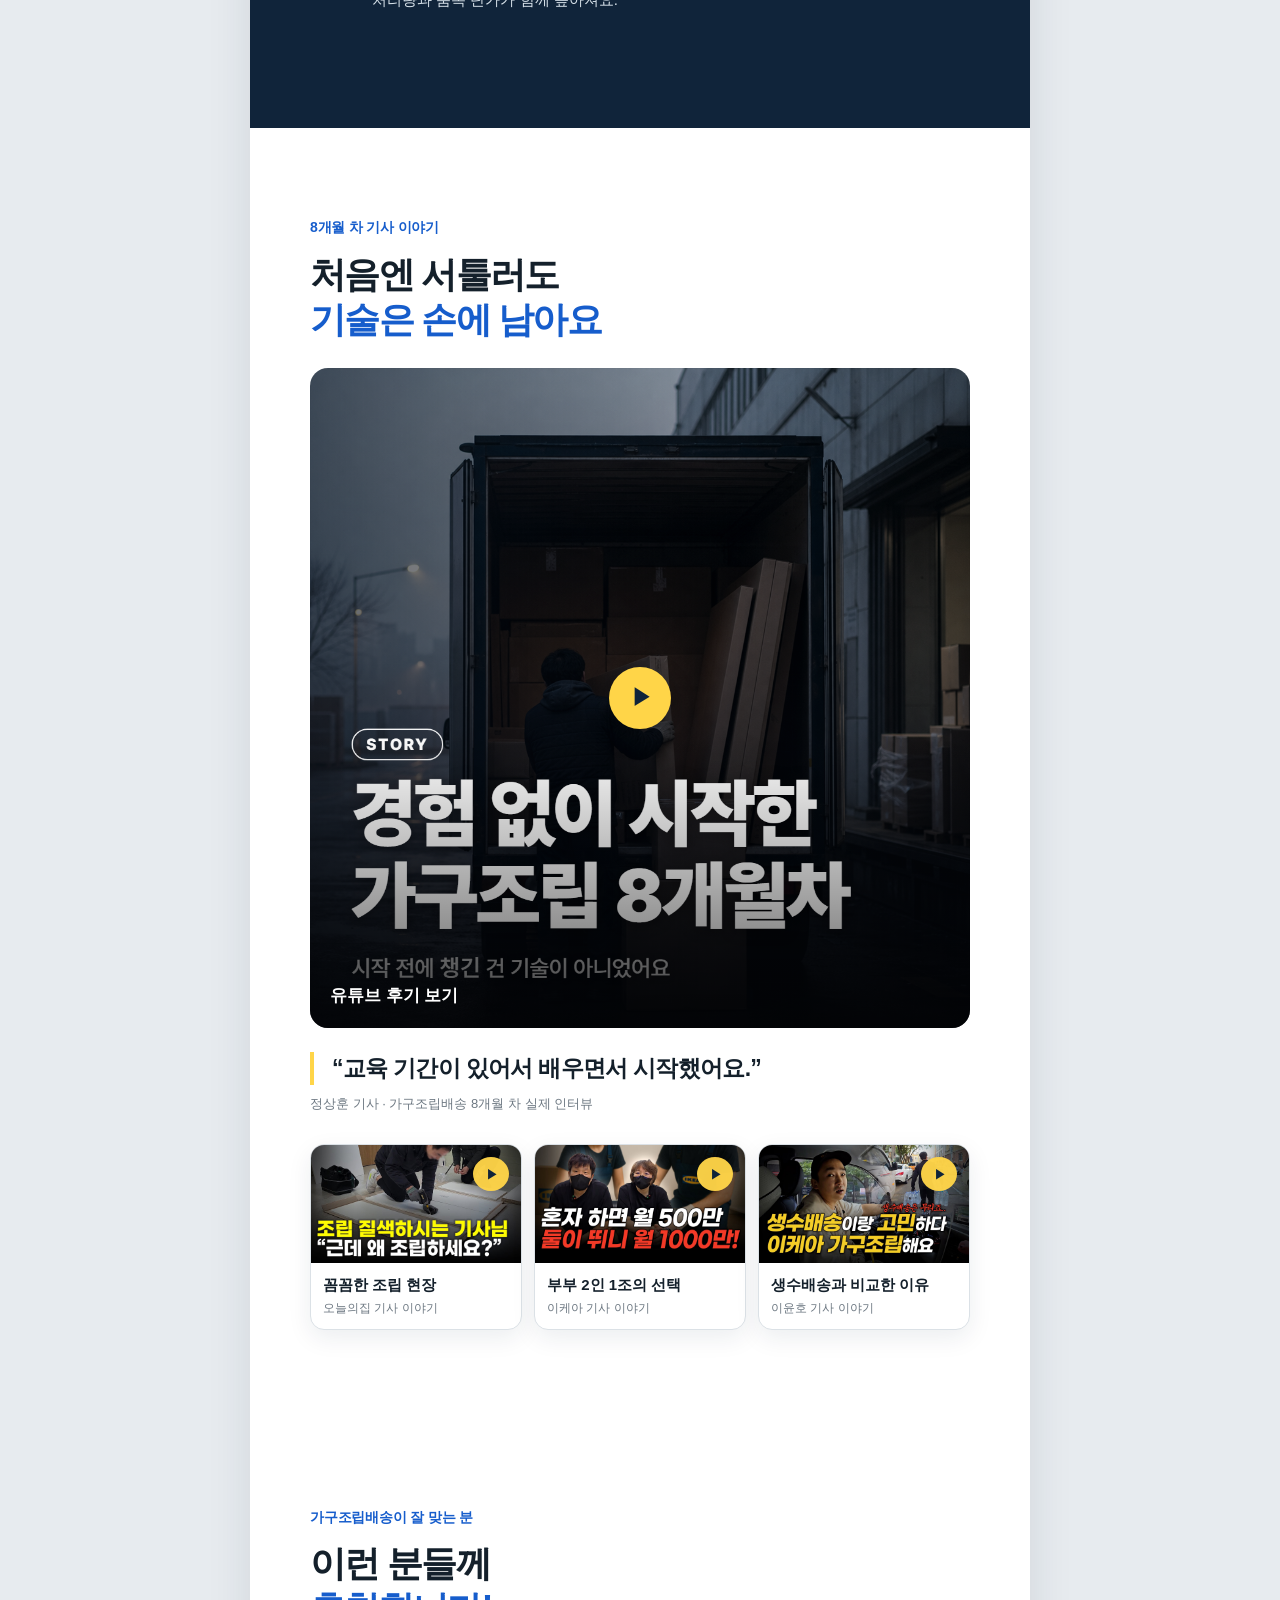
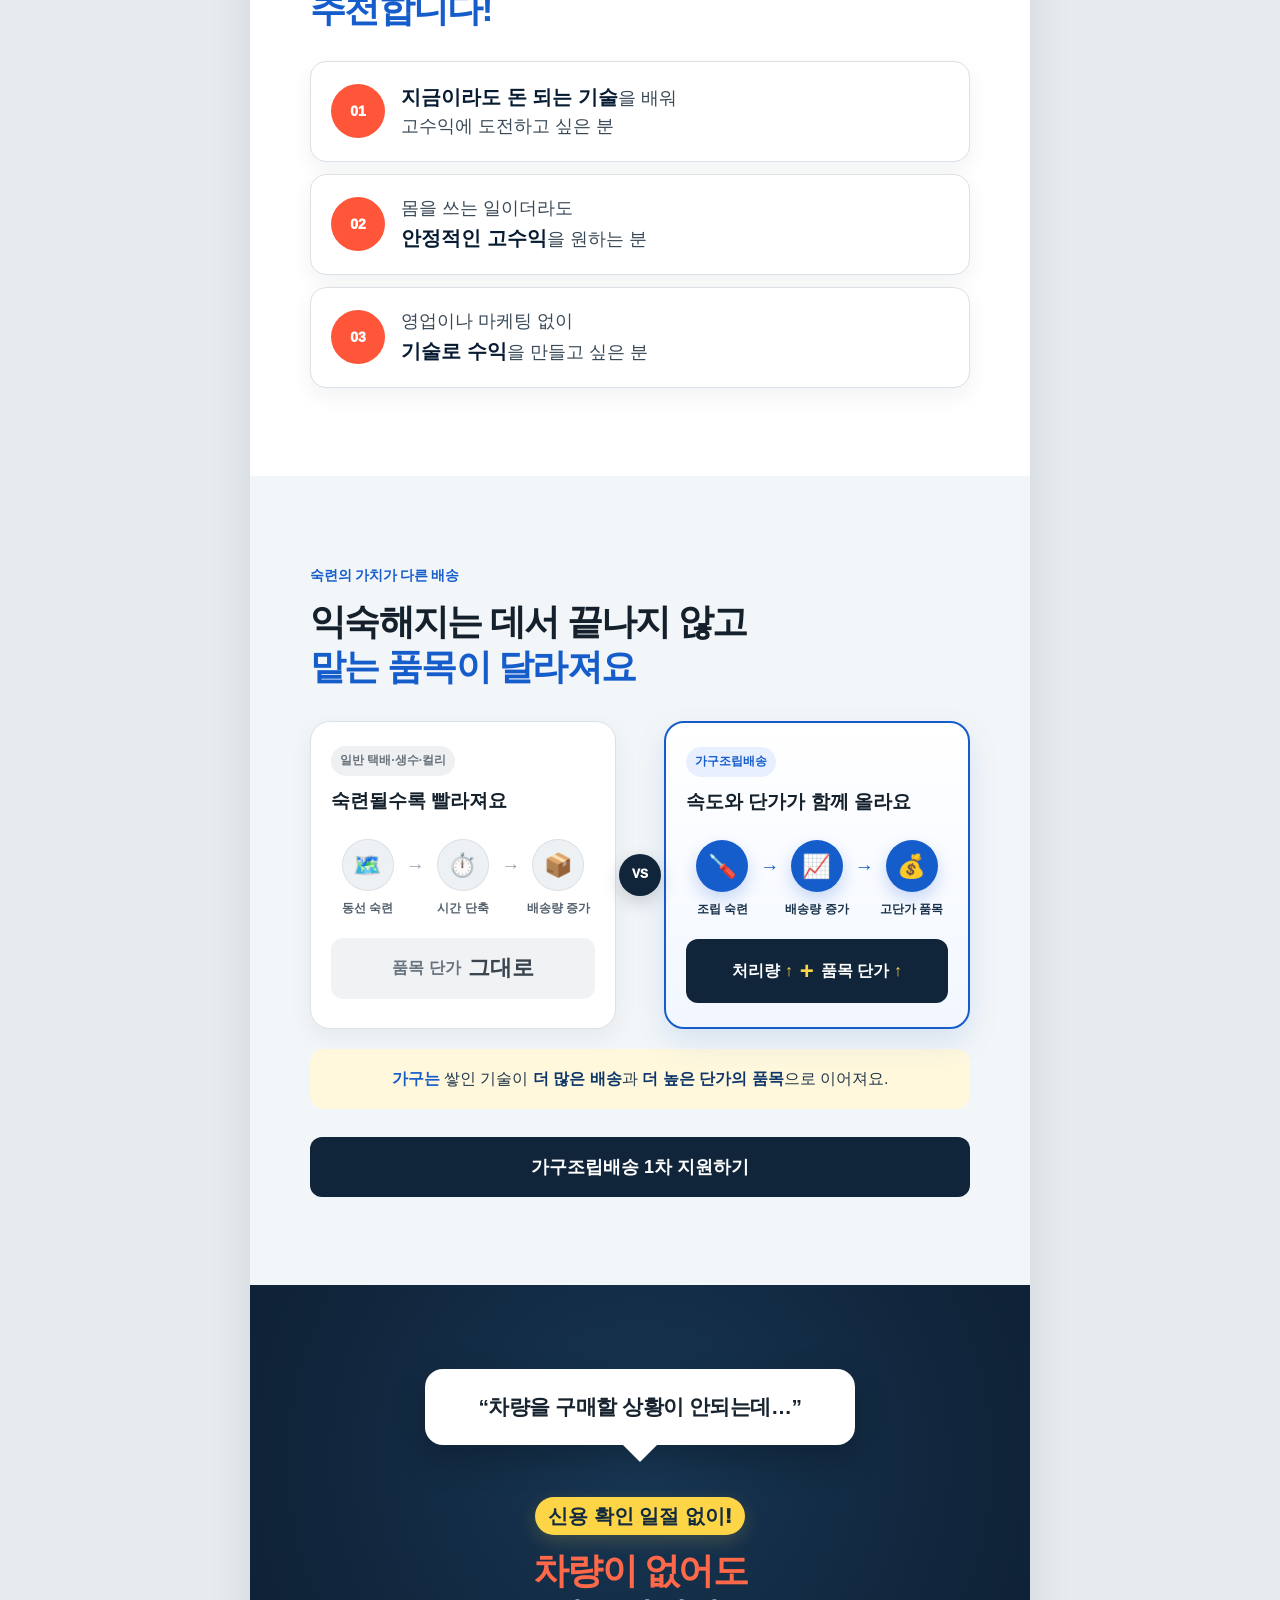
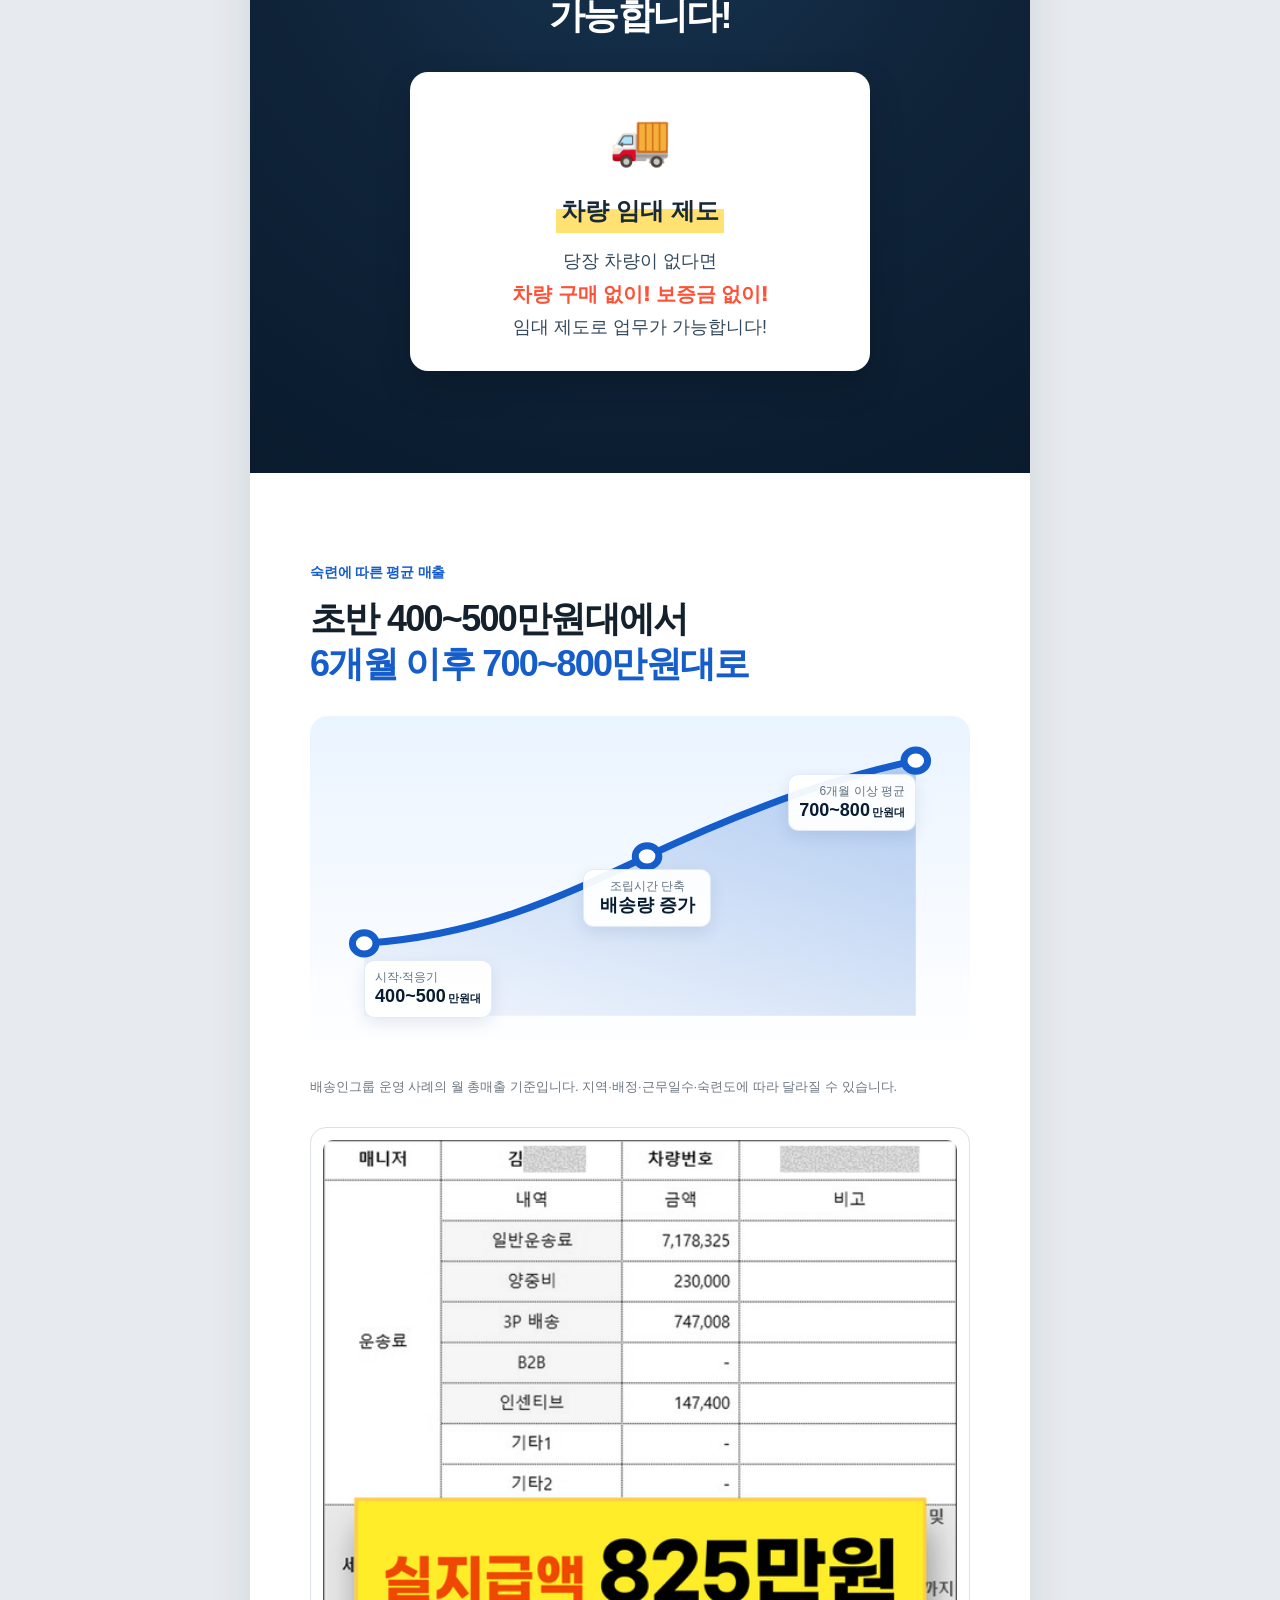
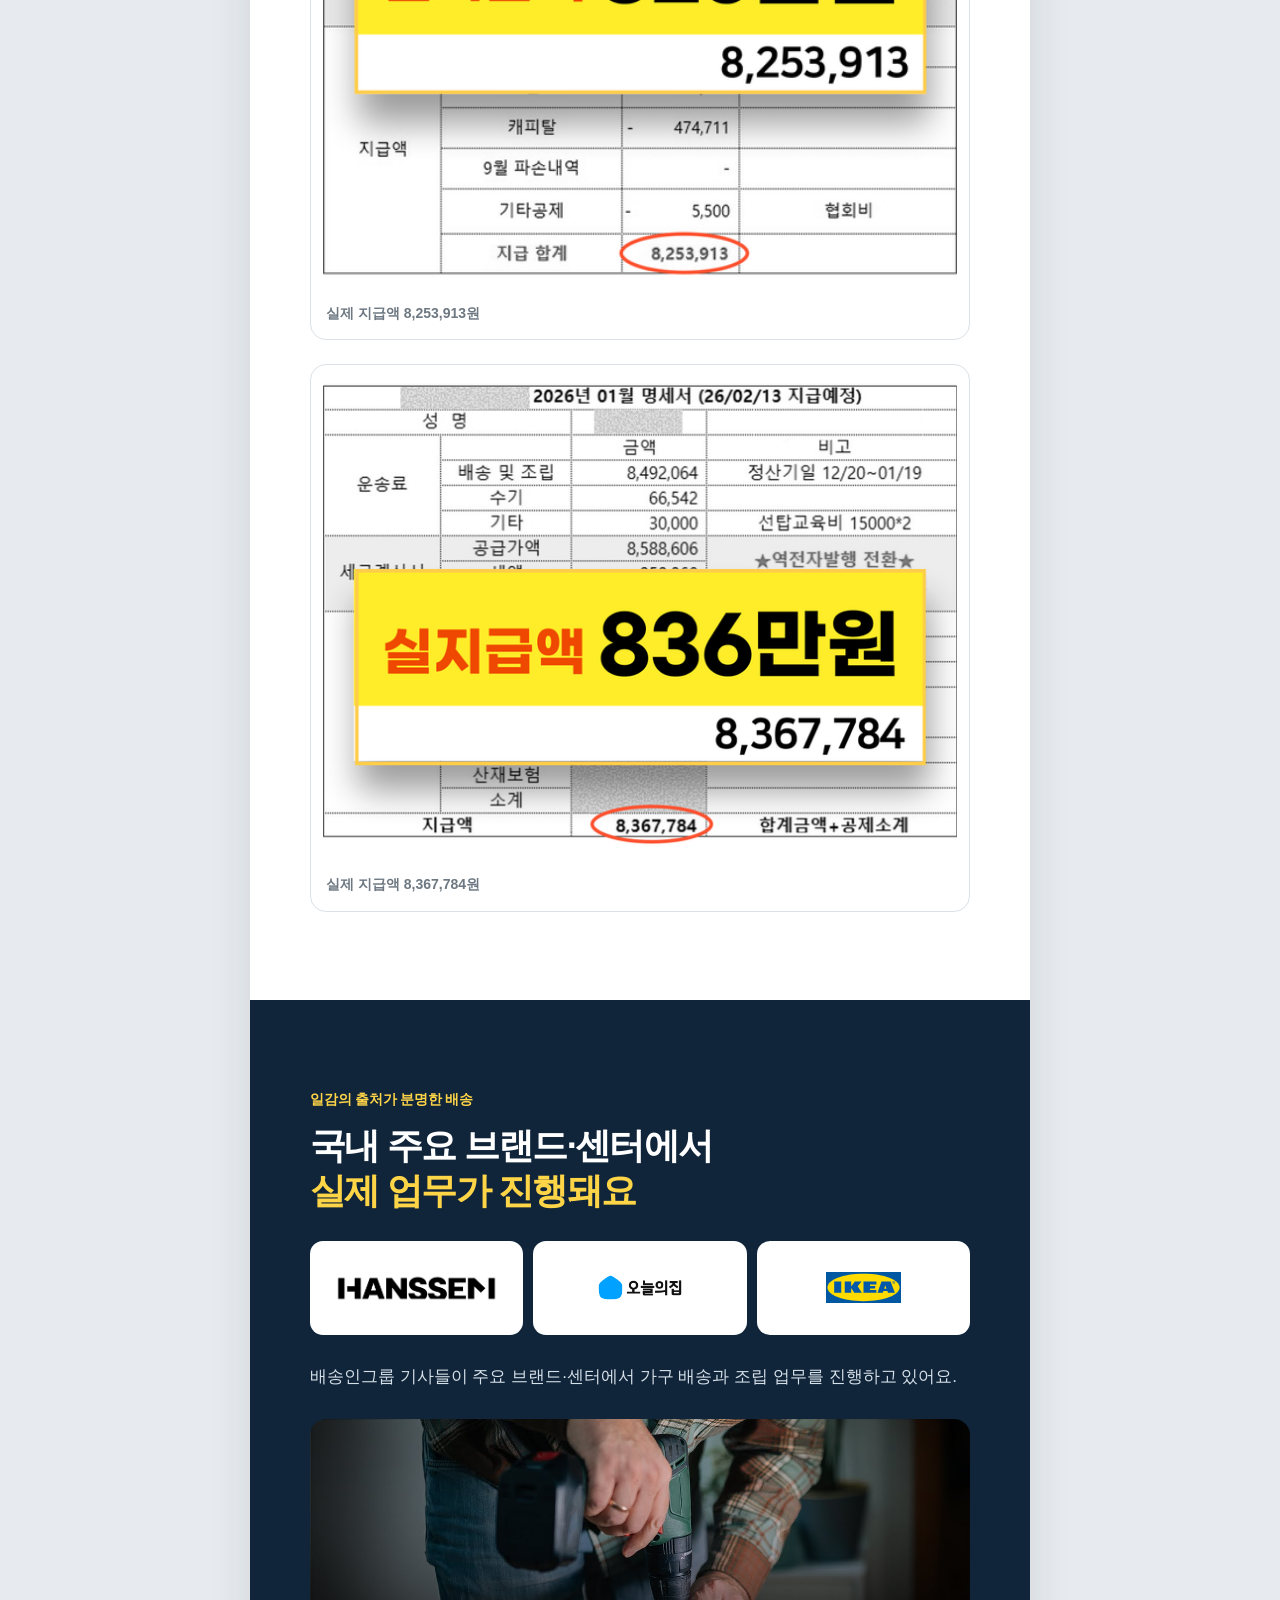
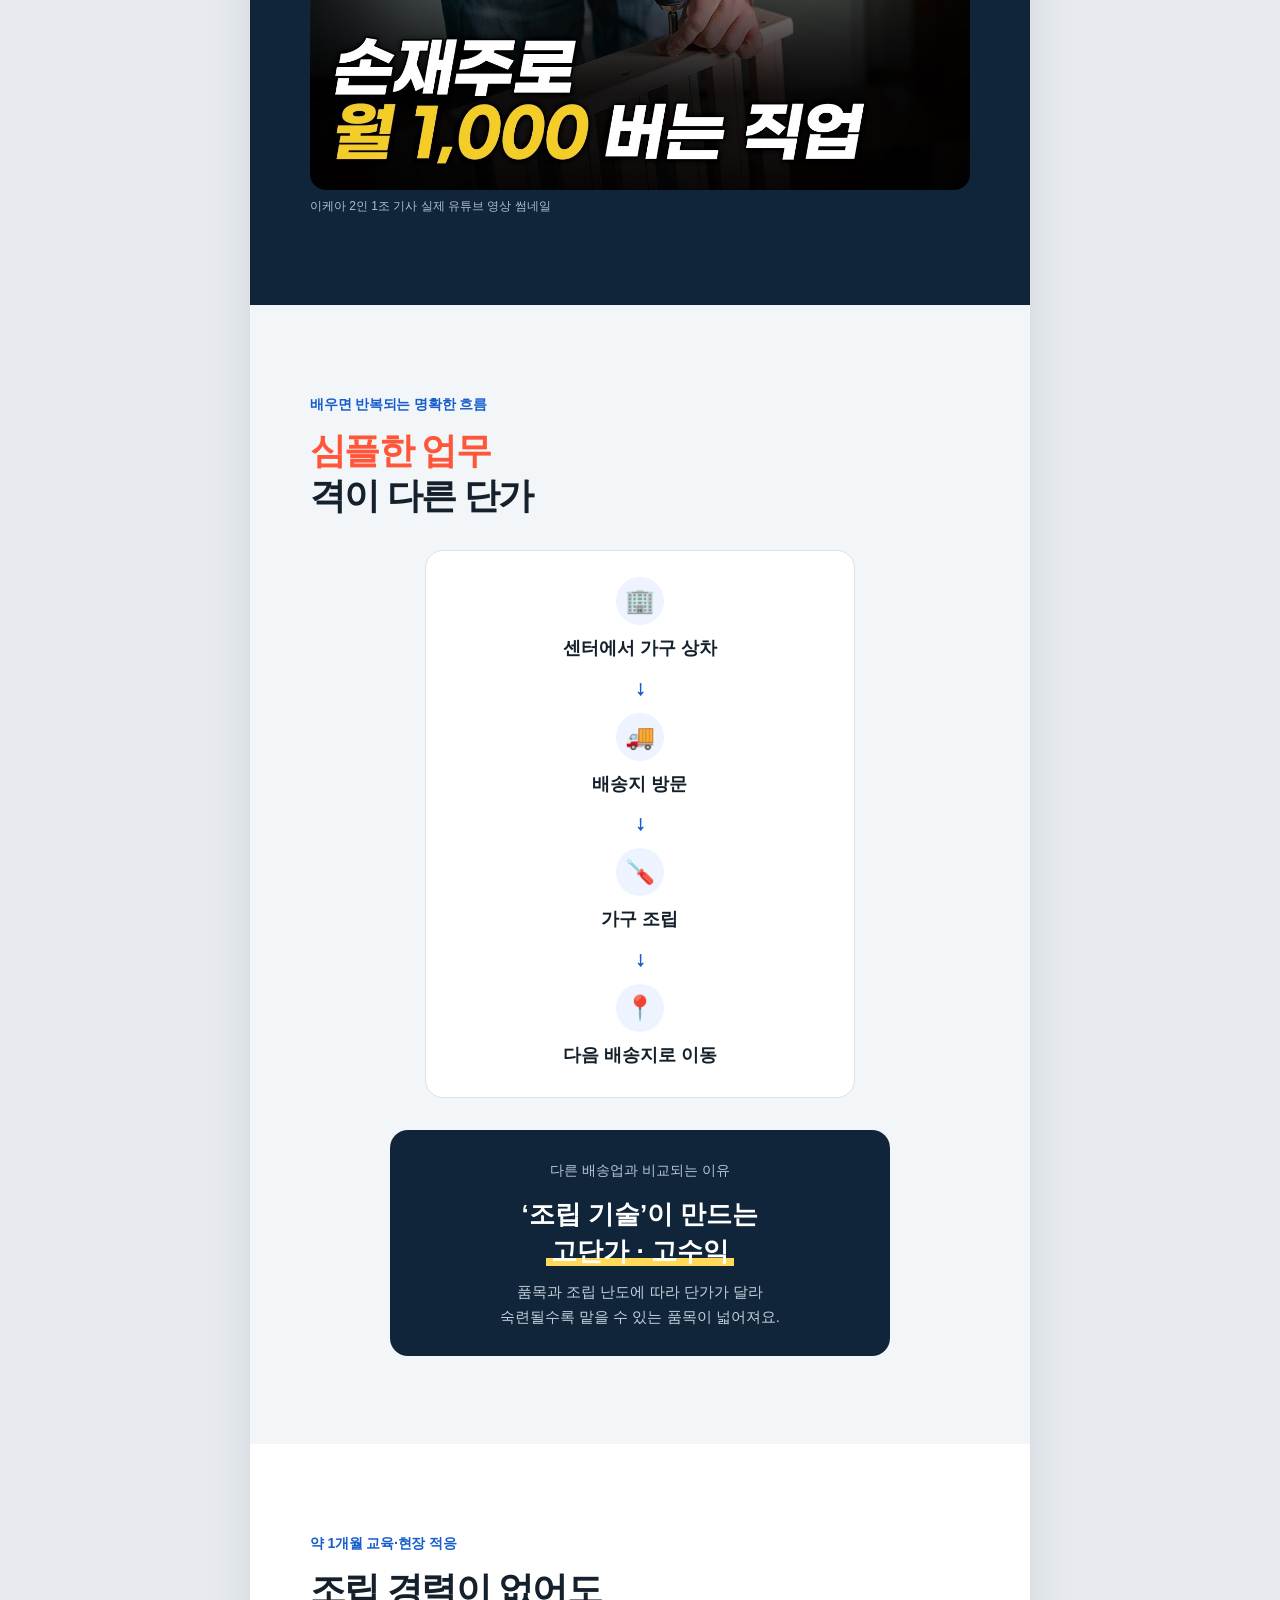
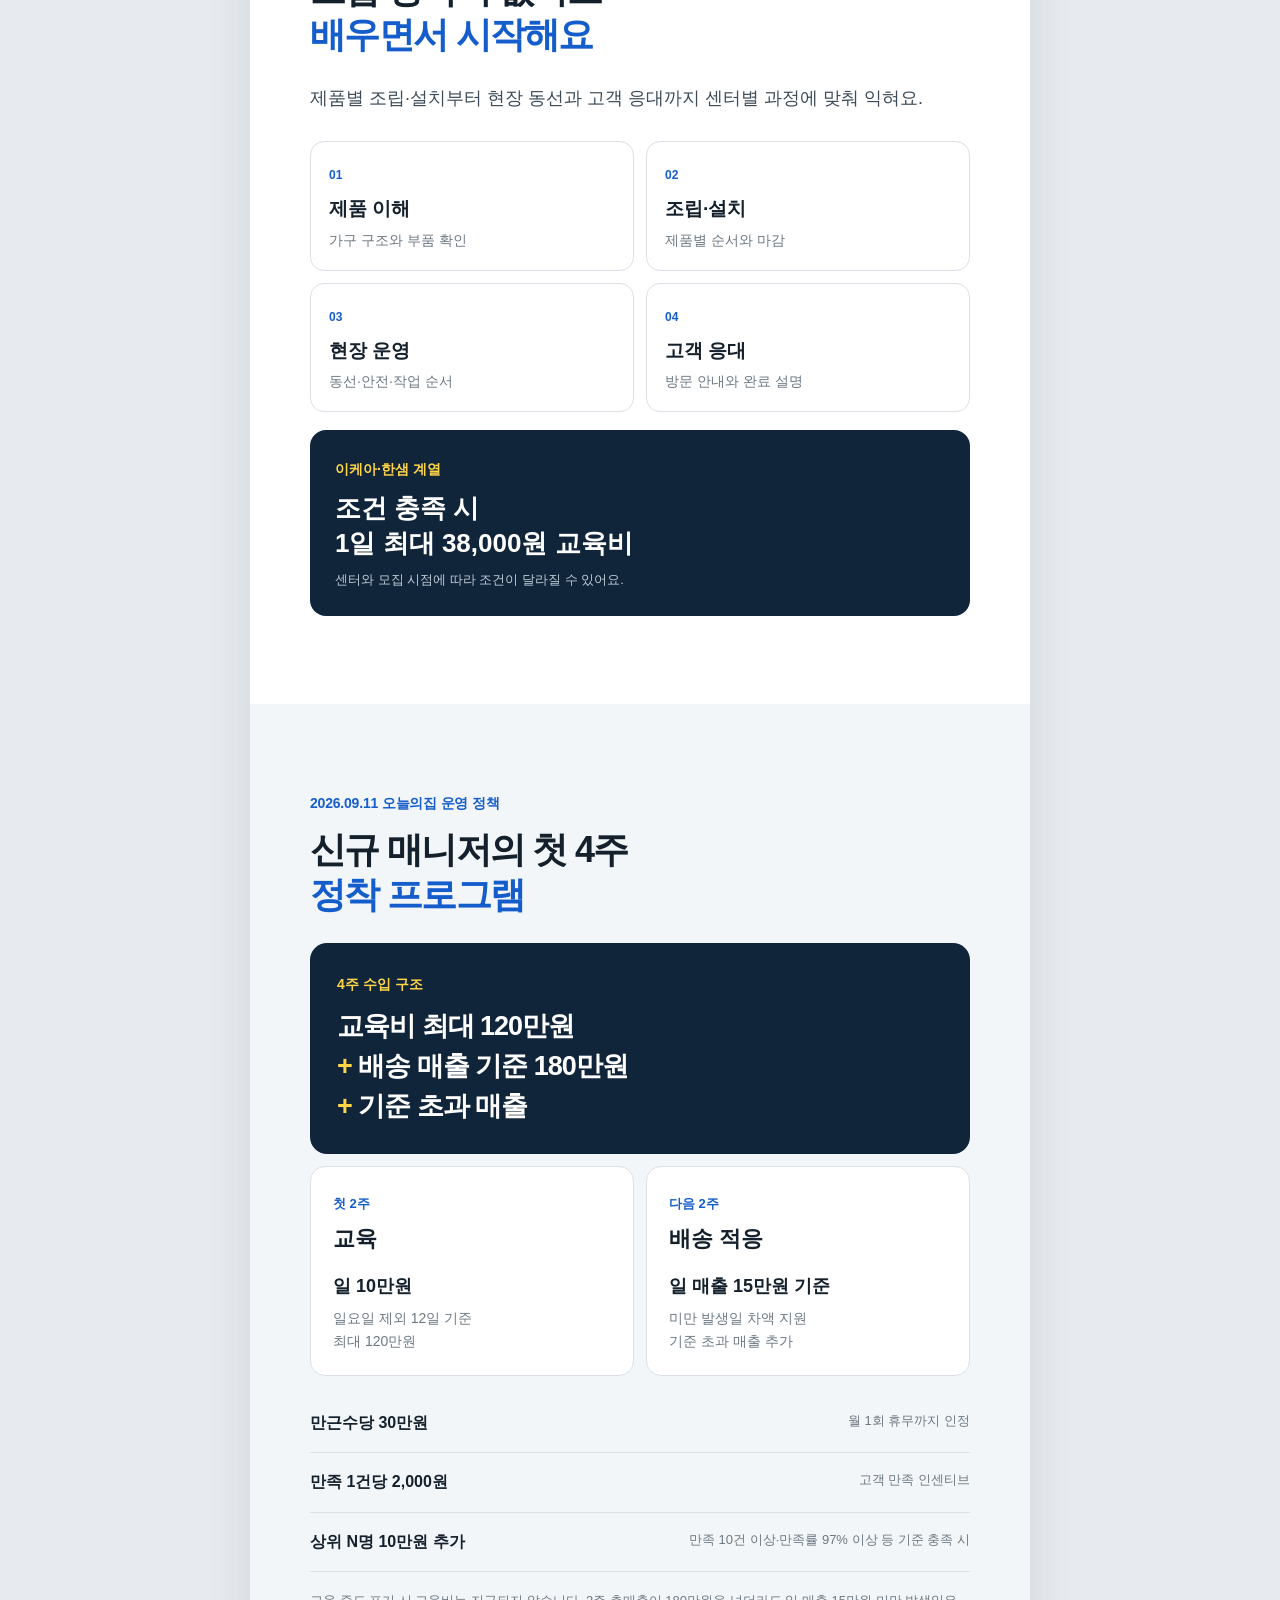
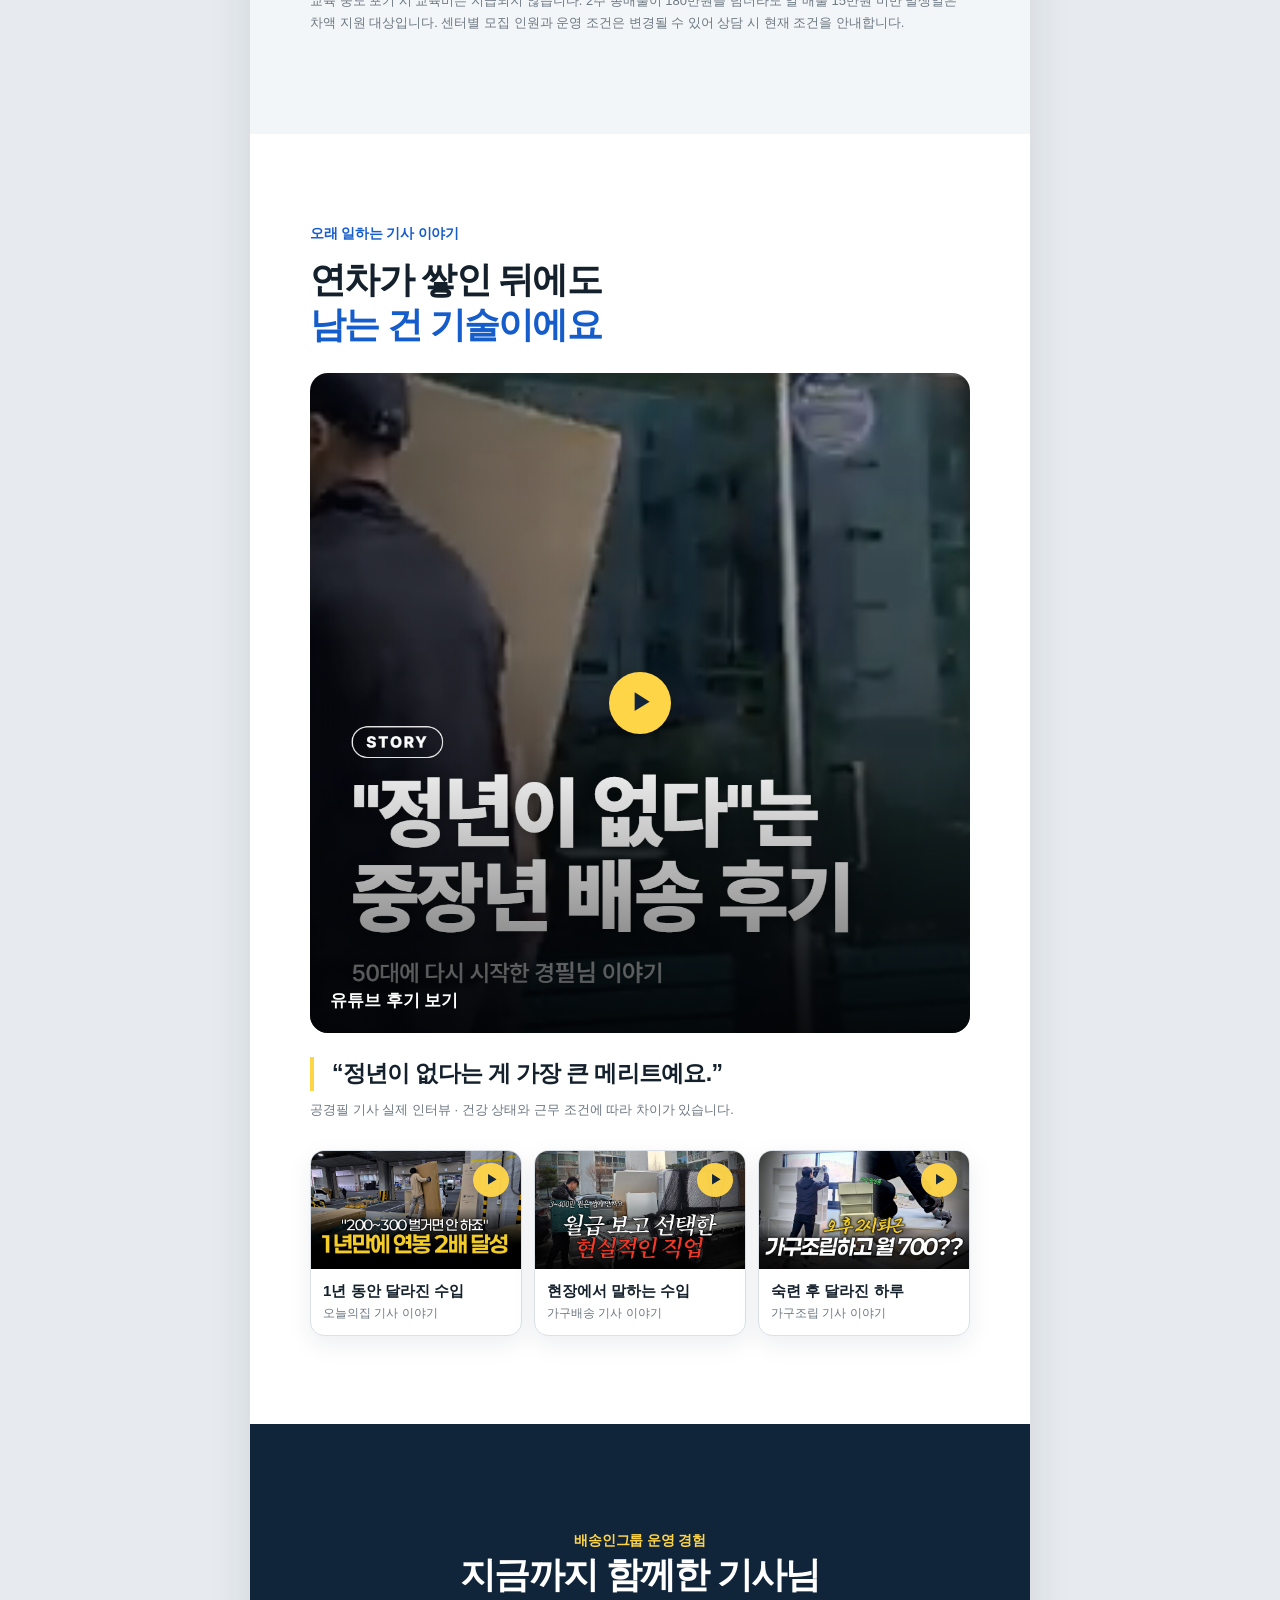
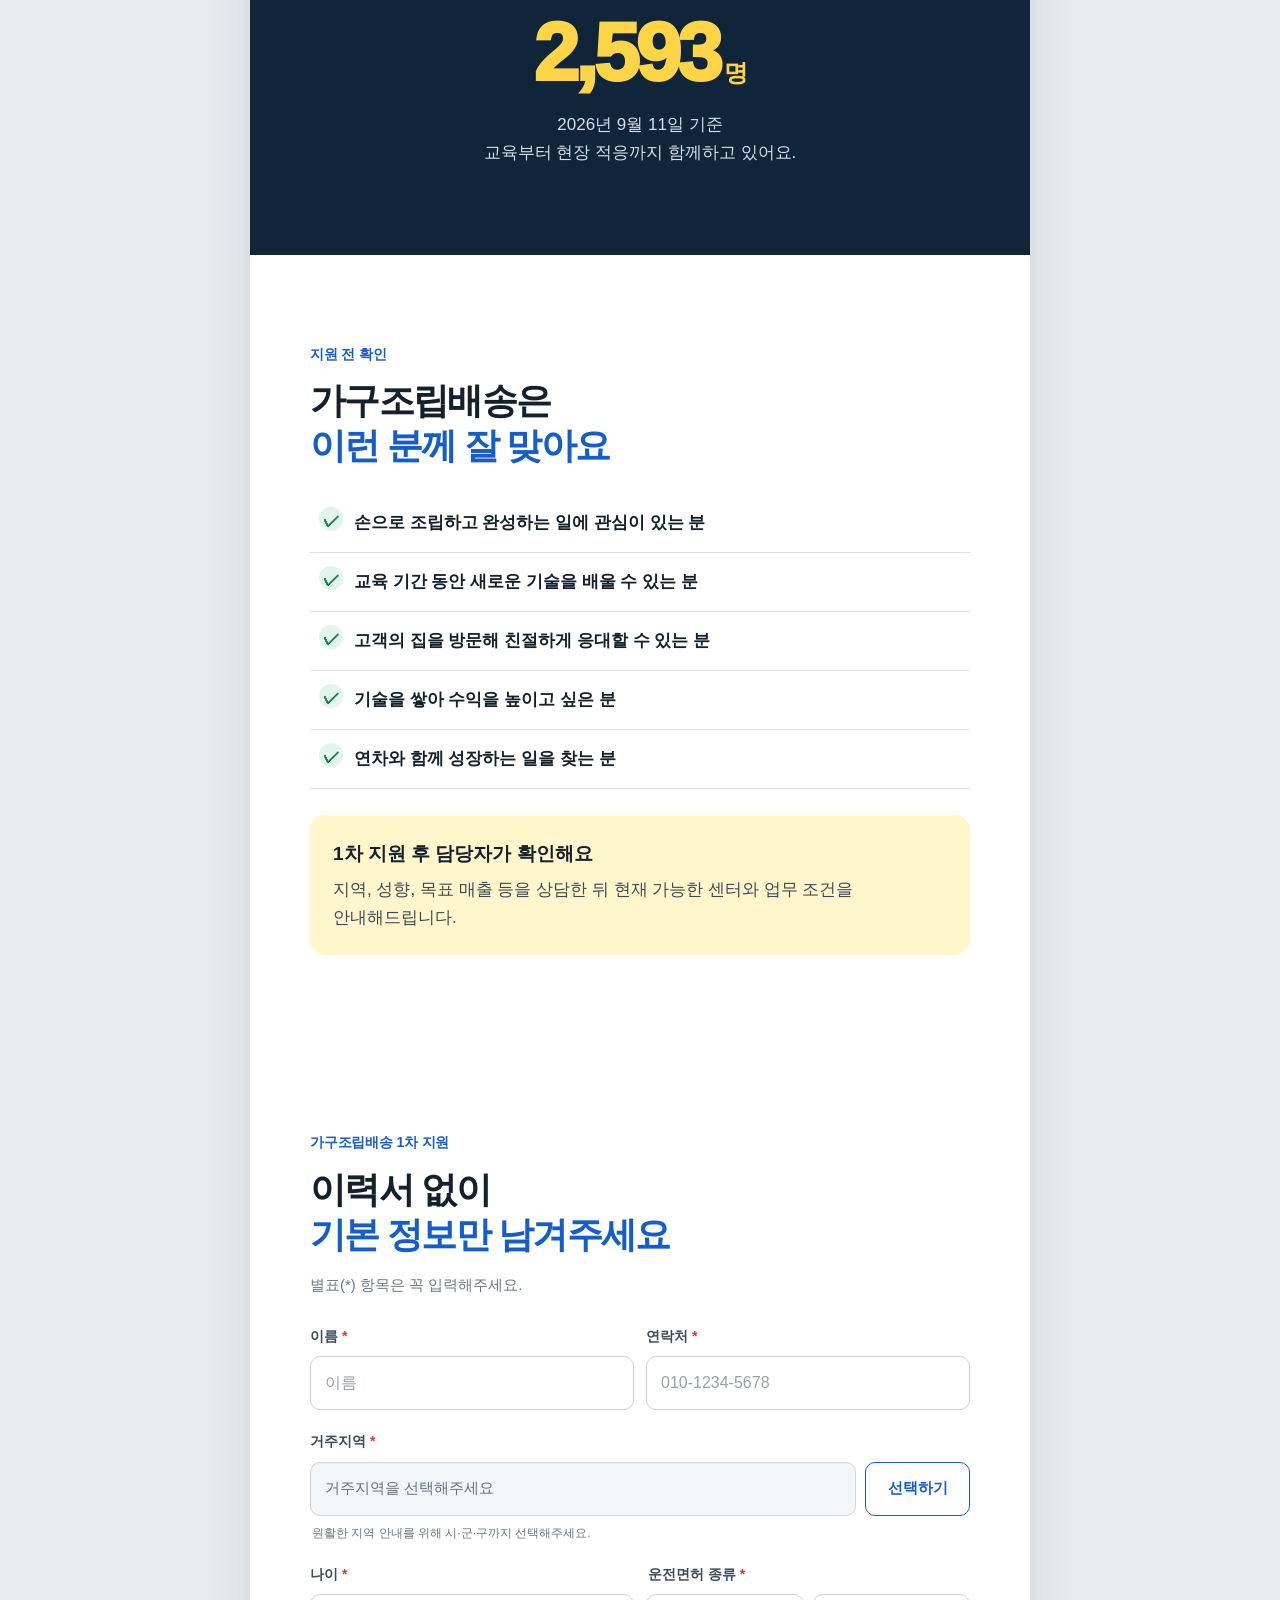
<file: furniture/index.html>
<!doctype html>
<html lang="ko">
<head>
  <meta charset="utf-8"><meta name="viewport" content="width=device-width,initial-scale=1,viewport-fit=cover">
  <meta name="robots" content="noindex,nofollow"><meta name="referrer" content="strict-origin-when-cross-origin">
  <meta name="theme-color" content="#10243a"><title>가구조립배송 기사 모집 | 배송인그룹</title>
  <meta name="description" content="가구조립배송 기사 모집. 실제 지급 명세와 숙련에 따른 매출 구조, 교육·현장 적응 조건을 확인하고 1차 지원하세요.">
  <link rel="stylesheet" href="./style.css?v=20260911-3">
  <script src="../meta-pixel.js?v=20260922-2" data-pixel-id="284709942981308"></script>
</head>
<body data-submit-endpoint="https://script.google.com/macros/s/AKfycbxB0IuYWtkE7E-CLwDj-A08zlyjzl7IasL0yb4xPxDhttmBEP0PXaSbRdTbvXUkw5GmIA/exec" data-customer-submit-enabled="true">
  <div class="draft-banner" id="draftBanner" role="status">공개 전 디자인 검수 중 · 고객 접수 잠금</div>
  <main class="page">
    <nav class="topbar" aria-label="배송인그룹 가구조립배송 기사 모집"><a class="brand" href="#top"><img src="../img/deliveryin-logo.png" alt="배송인그룹" width="154" height="30"></a><a class="top-apply" href="#apply" data-track="top_cta">1차 지원</a></nav>

    <header class="hero" id="top">
      <div class="recruit-badge"><span>배송인그룹</span><b>가구조립배송 기사 모집 공고</b></div>
      <p class="brand-line">한샘 · 오늘의집 · 이케아 주요 센터 업무</p>
      <p class="hero-overline">배송인그룹 운영 업종 실적 기준</p>
      <h1>1톤 트럭 배송 중<br><em>매출도, 실수령도</em><br>가장 높은 가구조립배송</h1>
      <p class="hero-copy">약 1개월 동안 조립기술을 배우고,<br>숙련될수록 고단가 가구의 배정 기회가 넓어져요.</p>
      <div class="income-pair" aria-label="숙련 기간별 월 매출"><div><span>초반 월 매출</span><strong>400~500<small>만원대</small></strong></div><div><span>6개월 이상 평균</span><strong>700~800<small>만원대</small></strong></div></div>
      <figure class="hero-figure actual-video-still"><img src="./img/video-yoon.jpg" alt="1톤 탑차에서 가구를 배송하는 윤형순 기사 유튜브 영상 장면" width="1280" height="720"><figcaption>윤형순 기사 실제 유튜브 인터뷰 영상 썸네일</figcaption></figure>
      <a class="primary-cta" href="#apply" data-track="hero_cta">가구조립배송 1차 지원하기 <span aria-hidden="true">→</span></a>
      <p class="hero-caution">1차 지원 시 담당자와 상담을 통해<br>지역, 성향, 목표 매출 등을 확인 후<br>가능 여부 등을 안내해드립니다.</p>
      <p class="income-note">매출은 총매출 기준입니다. 실수령액은 차량비·유류비 등 개인별 비용에 따라 달라질 수 있습니다.</p>
    </header>

    <section class="proof-section section" aria-labelledby="firstProofTitle">
      <p class="section-kicker">실제 지급 명세</p><h2 id="firstProofTitle">큰 숫자보다 먼저<br><strong>실제 자료를 보여드려요</strong></h2>
      <figure class="proof-main"><img src="./img/proof-payout-980.png" alt="가구 배송 및 조립 실제 지급 명세 980만원" width="640" height="500" loading="eager"><figcaption>개인정보를 가린 실제 지급 명세 자료</figcaption></figure>
      <div class="proof-number"><span>명세서상 지급액</span><strong>9,803,042원</strong></div>
      <p class="fine-print">한 기사님의 실제 사례입니다. 근무일수·배정·숙련도와 차량·유류비 등 개인별 비용에 따라 결과가 달라질 수 있습니다.</p>
    </section>

    <section class="growth section dark" aria-labelledby="growthTitle">
      <p class="section-kicker">가구배송의 수익 구조</p><h2 id="growthTitle">시간이 지날수록<br><strong>매출이 우상향하는 이유</strong></h2>
      <p class="section-lead">가구는 품목과 조립 난도에 따라 단가가 달라요. 기술이 쌓이면 속도와 배정 품목이 함께 달라집니다.</p>
      <ol class="growth-steps"><li><span>01</span><div><b>조립기술 숙련</b><p>제품 구조와 조립 순서가 익숙해져요.</p></div></li><li><span>02</span><div><b>조립시간 단축</b><p>제품 하나를 완성하는 시간이 줄어요.</p></div></li><li><span>03</span><div><b>시간당 배송량 증가</b><p>같은 시간에 더 많은 건을 진행해요.</p></div></li><li><span>04</span><div><b>고단가 가구 배정</b><p>기술이 필요한 품목까지 기회가 넓어져요.</p></div></li><li><span>05</span><div><b>수익 상단 확대</b><p>처리량과 품목 단가가 함께 높아져요.</p></div></li></ol>
    </section>

    <section class="story section" aria-labelledby="beginnerStoryTitle">
      <p class="section-kicker">8개월 차 기사 이야기</p><h2 id="beginnerStoryTitle">처음엔 서툴러도<br><strong>기술은 손에 남아요</strong></h2>
      <button class="video-card video-trigger" type="button" data-video-id="-AgyidAEFVY" data-video-title="가구조립배송 8개월 차 정상훈 기사 이야기" data-track="beginner_video"><img src="./img/story-beginner.png" alt="경험 없이 시작한 가구조립배송 8개월 차 정상훈 기사 이야기" width="1080" height="1080" loading="lazy"><span class="play" aria-hidden="true">▶</span><span class="video-label">유튜브 후기 보기</span></button>
      <blockquote>“교육 기간이 있어서 배우면서 시작했어요.”</blockquote><p class="source-note">정상훈 기사 · 가구조립배송 8개월 차 실제 인터뷰</p>
      <div class="video-grid" aria-label="가구조립배송 기사 유튜브 후기 더 보기">
        <button class="video-trigger" type="button" data-video-id="LfOXRdNZsIw" data-video-title="꼼꼼한 조립 현장" data-track="story_hong"><img src="./img/video-hong.jpg" alt="오늘의집 가구를 조립하는 홍기동 기사 영상" width="1280" height="720" loading="lazy"><b>꼼꼼한 조립 현장</b><span>오늘의집 기사 이야기</span></button>
        <button class="video-trigger" type="button" data-video-id="sPSNL5WiuAI" data-video-title="부부 2인 1조의 선택" data-track="story_couple"><img src="./img/video-couple.jpg" alt="부부 2인 1조 이케아 가구배송 인터뷰" width="1280" height="720" loading="lazy"><b>부부 2인 1조의 선택</b><span>이케아 기사 이야기</span></button>
        <button class="video-trigger" type="button" data-video-id="z_X9ZyCNK30" data-video-title="생수배송과 비교한 이유" data-track="story_lee"><img src="./img/video-lee.jpg" alt="가구조립배송을 선택한 이윤호 기사 인터뷰" width="1280" height="720" loading="lazy"><b>생수배송과 비교한 이유</b><span>이윤호 기사 이야기</span></button>
      </div>
    </section>

    <section class="recommend section" aria-labelledby="recommendTitle">
      <p class="section-kicker">가구조립배송이 잘 맞는 분</p><h2 id="recommendTitle">이런 분들께<br><strong>추천합니다!</strong></h2>
      <ol class="recommend-list"><li><span>01</span><p><b>지금이라도 돈 되는 기술</b>을 배워<br>고수익에 도전하고 싶은 분</p></li><li><span>02</span><p>몸을 쓰는 일이더라도<br><b>안정적인 고수익</b>을 원하는 분</p></li><li><span>03</span><p>영업이나 마케팅 없이<br><b>기술로 수익</b>을 만들고 싶은 분</p></li></ol>
    </section>

    <section class="compare section soft" aria-labelledby="compareTitle">
      <p class="section-kicker">숙련의 가치가 다른 배송</p><h2 id="compareTitle">익숙해지는 데서 끝나지 않고<br><strong>맡는 품목이 달라져요</strong></h2>
      <div class="compare-infographic">
        <article class="flow-card standard"><div class="flow-heading"><span class="compare-label muted">일반 택배·생수·컬리</span><b>숙련될수록 빨라져요</b></div><div class="flow-track" aria-label="동선 숙련, 시간 단축, 배송량 증가"><div class="flow-node"><i aria-hidden="true">🗺️</i><span>동선 숙련</span></div><em>→</em><div class="flow-node"><i aria-hidden="true">⏱️</i><span>시간 단축</span></div><em>→</em><div class="flow-node"><i aria-hidden="true">📦</i><span>배송량 증가</span></div></div><div class="flow-result"><span>품목 단가</span><strong>그대로</strong></div></article>
        <div class="versus" aria-hidden="true">VS</div>
        <article class="flow-card furniture"><div class="flow-heading"><span class="compare-label">가구조립배송</span><b>속도와 단가가 함께 올라요</b></div><div class="flow-track" aria-label="조립 숙련, 배송량 증가, 고단가 품목"><div class="flow-node"><i aria-hidden="true">🪛</i><span>조립 숙련</span></div><em>→</em><div class="flow-node"><i aria-hidden="true">📈</i><span>배송량 증가</span></div><em>→</em><div class="flow-node"><i aria-hidden="true">💰</i><span>고단가 품목</span></div></div><div class="flow-result"><span>처리량 <b>↑</b></span><strong>+</strong><span>품목 단가 <b>↑</b></span></div></article>
      </div>
      <p class="compare-takeaway"><span>가구는</span> 쌓인 기술이 <strong>더 많은 배송</strong>과 <strong>더 높은 단가의 품목</strong>으로 이어져요.</p>
      <a class="secondary-cta" href="#apply" data-track="compare_cta">가구조립배송 1차 지원하기</a>
    </section>

    <section class="vehicle section dark" aria-labelledby="vehicleTitle">
      <div class="speech-bubble">“차량을 구매할 상황이 안되는데…”</div>
      <p class="vehicle-highlight">신용 확인 일절 없이!</p><h2 id="vehicleTitle"><strong>차량이 없어도</strong><br>가능합니다!</h2>
      <div class="vehicle-lease"><span aria-hidden="true">🚚</span><div><b>차량 임대 제도</b><p>당장 차량이 없다면<br><strong>차량 구매 없이! 보증금 없이!</strong><br>임대 제도로 업무가 가능합니다!</p></div></div>
    </section>

    <section class="curve section" aria-labelledby="curveTitle">
      <p class="section-kicker">숙련에 따른 평균 매출</p><h2 id="curveTitle">초반 400~500만원대에서<br><strong>6개월 이후 700~800만원대로</strong></h2>
      <div class="curve-chart" role="img" aria-label="숙련에 따라 초반 월 매출 400에서 500만원대에서 6개월 이후 평균 700에서 800만원대로 우상향하는 구조"><svg class="curve-svg" viewBox="0 0 560 320" preserveAspectRatio="none" aria-hidden="true"><defs><linearGradient id="curveFill" x1="0" y1="1" x2="1" y2="0"><stop offset="0" stop-color="#1b63cc" stop-opacity=".05"/><stop offset="1" stop-color="#1b63cc" stop-opacity=".28"/></linearGradient></defs><path class="curve-area" d="M46 214 C142 207 210 172 286 132 C368 89 444 58 514 42 L514 282 L46 282 Z"/><path class="curve-stroke" d="M46 214 C142 207 210 172 286 132 C368 89 444 58 514 42"/><circle class="curve-node" cx="46" cy="214" r="10"/><circle class="curve-node" cx="286" cy="132" r="10"/><circle class="curve-node" cx="514" cy="42" r="10"/></svg><div class="curve-label start"><span>시작·적응기</span><b>400~500<small>만원대</small></b></div><div class="curve-label middle"><span>조립시간 단축</span><b>배송량 증가</b></div><div class="curve-label end"><span>6개월 이상 평균</span><b>700~800<small>만원대</small></b></div></div>
      <p class="fine-print">배송인그룹 운영 사례의 월 총매출 기준입니다. 지역·배정·근무일수·숙련도에 따라 달라질 수 있습니다.</p>
      <div class="proof-pair"><figure><img src="./img/proof-payout-825.png" alt="가구배송 실제 지급 명세 825만원" width="545" height="640" loading="lazy"><figcaption>실제 지급액 8,253,913원</figcaption></figure><figure><img src="./img/proof-payout-836.png" alt="가구배송 실제 지급 명세 836만원" width="640" height="484" loading="lazy"><figcaption>실제 지급액 8,367,784원</figcaption></figure></div>
    </section>

    <section class="brands section dark" aria-labelledby="brandTitle">
      <p class="section-kicker">일감의 출처가 분명한 배송</p><h2 id="brandTitle">국내 주요 브랜드·센터에서<br><strong>실제 업무가 진행돼요</strong></h2>
      <div class="brand-wall" aria-label="주요 업무 브랜드"><div class="brand-logo-card hanssem"><img src="./img/logo-hanssem-crop.png" alt="한샘" width="1402" height="270" loading="lazy"></div><div class="brand-logo-card ohouse"><img src="./img/logo-ohouse-crop.png" alt="오늘의집" width="678" height="252" loading="lazy"></div><div class="brand-logo-card ikea"><img src="./img/logo-ikea.svg" alt="IKEA" width="110" height="44" loading="lazy"></div></div>
      <p>배송인그룹 기사들이 주요 브랜드·센터에서 가구 배송과 조립 업무를 진행하고 있어요.</p>
      <figure class="field-photo actual-video-still"><img src="./img/video-pair.jpg" alt="전동공구로 가구를 조립하는 2인 1조 기사 유튜브 영상 장면" width="1280" height="720" loading="lazy"><figcaption>이케아 2인 1조 기사 실제 유튜브 영상 썸네일</figcaption></figure>
    </section>

    <section class="work-structure section soft" aria-labelledby="workStructureTitle">
      <p class="section-kicker">배우면 반복되는 명확한 흐름</p><h2 id="workStructureTitle"><strong>심플한 업무</strong><br>격이 다른 단가</h2>
      <div class="work-flow" aria-label="센터 상차부터 다음 배송지 이동까지 업무 흐름"><div><i aria-hidden="true">🏢</i><b>센터에서 가구 상차</b></div><em>↓</em><div><i aria-hidden="true">🚚</i><b>배송지 방문</b></div><em>↓</em><div><i aria-hidden="true">🪛</i><b>가구 조립</b></div><em>↓</em><div><i aria-hidden="true">📍</i><b>다음 배송지로 이동</b></div></div>
      <div class="premium-pay"><span>다른 배송업과 비교되는 이유</span><strong>‘조립 기술’이 만드는<br><mark>고단가 · 고수익</mark></strong><p>품목과 조립 난도에 따라 단가가 달라<br>숙련될수록 맡을 수 있는 품목이 넓어져요.</p></div>
    </section>

    <section class="training section" aria-labelledby="trainingTitle">
      <p class="section-kicker">약 1개월 교육·현장 적응</p><h2 id="trainingTitle">조립 경력이 없어도<br><strong>배우면서 시작해요</strong></h2><p class="section-lead">제품별 조립·설치부터 현장 동선과 고객 응대까지 센터별 과정에 맞춰 익혀요.</p>
      <div class="training-grid"><article><span>01</span><b>제품 이해</b><p>가구 구조와 부품 확인</p></article><article><span>02</span><b>조립·설치</b><p>제품별 순서와 마감</p></article><article><span>03</span><b>현장 운영</b><p>동선·안전·작업 순서</p></article><article><span>04</span><b>고객 응대</b><p>방문 안내와 완료 설명</p></article></div>
      <div class="support-card"><span>이케아·한샘 계열</span><strong>조건 충족 시<br>1일 최대 38,000원 교육비</strong><p>센터와 모집 시점에 따라 조건이 달라질 수 있어요.</p></div>
    </section>

    <section class="ohouse-program section soft" aria-labelledby="ohouseTitle">
      <p class="section-kicker">2026.09.11 오늘의집 운영 정책</p><h2 id="ohouseTitle">신규 매니저의 첫 4주<br><strong>정착 프로그램</strong></h2>
      <div class="program-total"><span>4주 수입 구조</span><strong>교육비 최대 120만원<br><i>+</i> 배송 매출 기준 180만원<br><i>+</i> 기준 초과 매출</strong></div>
      <div class="program-grid"><article><span>첫 2주</span><h3>교육</h3><b>일 10만원</b><p>일요일 제외 12일 기준<br>최대 120만원</p></article><article><span>다음 2주</span><h3>배송 적응</h3><b>일 매출 15만원 기준</b><p>미만 발생일 차액 지원<br>기준 초과 매출 추가</p></article></div>
      <ul class="incentives"><li><b>만근수당 30만원</b><span>월 1회 휴무까지 인정</span></li><li><b>만족 1건당 2,000원</b><span>고객 만족 인센티브</span></li><li><b>상위 N명 10만원 추가</b><span>만족 10건 이상·만족률 97% 이상 등 기준 충족 시</span></li></ul>
      <p class="fine-print">교육 중도 포기 시 교육비는 지급되지 않습니다. 2주 총매출이 180만원을 넘더라도 일 매출 15만원 미만 발생일은 차액 지원 대상입니다. 센터별 모집 인원과 운영 조건은 변경될 수 있어 상담 시 현재 조건을 안내합니다.</p>
    </section>

    <section class="story section" aria-labelledby="longStoryTitle">
      <p class="section-kicker">오래 일하는 기사 이야기</p><h2 id="longStoryTitle">연차가 쌓인 뒤에도<br><strong>남는 건 기술이에요</strong></h2>
      <button class="video-card video-trigger" type="button" data-video-id="-6kTQA_bPM8" data-video-title="오래 일하는 가구배송 공경필 기사 이야기" data-track="longterm_video"><img src="./img/story-longterm.png" alt="정년이 없다는 장점을 말하는 가구배송 공경필 기사 이야기" width="1080" height="1080" loading="lazy"><span class="play" aria-hidden="true">▶</span><span class="video-label">유튜브 후기 보기</span></button>
      <blockquote>“정년이 없다는 게 가장 큰 메리트예요.”</blockquote><p class="source-note">공경필 기사 실제 인터뷰 · 건강 상태와 근무 조건에 따라 차이가 있습니다.</p>
      <div class="video-grid" aria-label="가구조립배송 수익과 근무 유튜브 후기 더 보기">
        <button class="video-trigger" type="button" data-video-id="SuMYmQGTkcc" data-video-title="1년 동안 달라진 수입" data-track="story_income_double"><img src="./img/video-income-double.jpg" alt="가구배송으로 1년 만에 연봉이 상승한 기사 인터뷰" width="1280" height="720" loading="lazy"><b>1년 동안 달라진 수입</b><span>오늘의집 기사 이야기</span></button>
        <button class="video-trigger" type="button" data-video-id="i7mgNsDA1Qs" data-video-title="현장에서 말하는 수입" data-track="story_income_real"><img src="./img/video-income-real.jpg" alt="가구조립배송 현실 수입을 이야기하는 기사 인터뷰" width="1280" height="720" loading="lazy"><b>현장에서 말하는 수입</b><span>가구배송 기사 이야기</span></button>
        <button class="video-trigger" type="button" data-video-id="I2dseE5-tws" data-video-title="숙련 후 달라진 하루" data-track="story_early_finish"><img src="./img/video-early-finish.jpg" alt="오후 2시 퇴근과 가구조립배송 수입을 말하는 기사 인터뷰" width="1280" height="720" loading="lazy"><b>숙련 후 달라진 하루</b><span>가구조립 기사 이야기</span></button>
      </div>
    </section>

    <section class="social-proof section dark" aria-labelledby="socialTitle"><p class="section-kicker">배송인그룹 운영 경험</p><h2 id="socialTitle">지금까지 함께한 기사님</h2><div class="member-number" data-count="2593">2,593<small>명</small></div><p>2026년 9월 11일 기준<br>교육부터 현장 적응까지 함께하고 있어요.</p></section>

    <section class="fit section" aria-labelledby="fitTitle"><p class="section-kicker">지원 전 확인</p><h2 id="fitTitle">가구조립배송은<br><strong>이런 분께 잘 맞아요</strong></h2><ul class="fit-list"><li>손으로 조립하고 완성하는 일에 관심이 있는 분</li><li>교육 기간 동안 새로운 기술을 배울 수 있는 분</li><li>고객의 집을 방문해 친절하게 응대할 수 있는 분</li><li>기술을 쌓아 수익을 높이고 싶은 분</li><li>연차와 함께 성장하는 일을 찾는 분</li></ul><div class="interview-copy"><b>1차 지원 후 담당자가 확인해요</b><p>지역, 성향, 목표 매출 등을 상담한 뒤 현재 가능한 센터와 업무 조건을 안내해드립니다.</p></div></section>

    <section class="section form-section" id="apply" aria-labelledby="formTitle">
      <p class="section-kicker">가구조립배송 1차 지원</p><h2 id="formTitle">이력서 없이<br><strong>기본 정보만 남겨주세요</strong></h2><p class="form-intro">별표(*) 항목은 꼭 입력해주세요.</p>
      <form id="leadForm" novalidate>
        <div class="form-row"><div class="field"><label class="field-label" for="name">이름 <span class="req">*</span></label><input class="control" id="name" name="name" autocomplete="name" maxlength="20" required placeholder="이름"></div><div class="field"><label class="field-label" for="phone">연락처 <span class="req">*</span></label><input class="control" id="phone" name="phone" type="tel" autocomplete="tel" inputmode="numeric" pattern="010-[0-9]{4}-[0-9]{4}" maxlength="13" required placeholder="010-1234-5678"></div></div>
        <div class="field"><span class="field-label">거주지역 <span class="req">*</span></span><div class="address-row"><button class="address-display" id="addressDisplay" type="button" aria-haspopup="dialog"><span>거주지역을 선택해주세요</span></button><button class="change-address" id="openAddress" type="button">선택하기</button></div><input id="region" name="region" type="hidden"><p class="helper">원활한 지역 안내를 위해 시·군·구까지 선택해주세요.</p></div>
        <div class="form-row"><div class="field"><label class="field-label" for="age">나이 <span class="req">*</span></label><input class="control" id="age" name="age" type="text" inputmode="numeric" pattern="[0-9]{2,3}" maxlength="3" required placeholder="예: 45"></div><fieldset class="field"><legend class="field-label">운전면허 종류 <span class="req">*</span></legend><div class="choice-grid"><label class="choice"><input type="radio" name="license" value="1종 보통" required><span>1종 보통</span></label><label class="choice"><input type="radio" name="license" value="2종 보통"><span>2종 보통</span></label></div></fieldset></div>
        <section class="privacy-section"><p class="interview-note">1차 지원 시 담당자와 상담을 통해 지역, 성향, 목표 매출 등을 확인 후 가능 여부 등을 안내해드립니다.</p><h3>지원을 위한 정보 수집에 동의해주세요.</h3><p class="consent-guide">전체 동의에는 필수 및 선택목적이 포함됩니다. 선택동의를 거부하셔도 지원은 가능합니다.</p><div class="consent consent-all"><label class="consent-check"><input type="checkbox" id="allConsent"><span class="consent-copy">전체 동의</span></label></div><div class="consent"><label class="consent-check"><input type="checkbox" id="privacyConsent" name="privacy_consent" value="동의" required><span class="consent-copy"><span class="req">[필수]</span> 개인정보 수집 및 이용 동의</span></label><button class="detail-toggle" id="privacyToggle" type="button" aria-expanded="false">내용보기</button></div><div class="privacy-detail" id="privacyDetail">수집 항목: 이름, 연락처, 거주지역, 나이, 운전면허 종류<br>이용 목적: 가구조립배송 1차 지원 접수 및 상담 안내<br>보유 기간: 수집 목적 달성 시까지(관련 법령에 따라 보존이 필요한 경우 해당 기간)</div><div class="consent"><label class="consent-check"><input type="checkbox" id="marketingConsent" name="marketing_consent" value="동의"><span class="consent-copy"><span>[선택]</span> 광고성 정보 및 신규 모집 소식 수신 동의</span></label></div><p class="consent-benefit"><strong>수신 동의 혜택</strong><br>배송 계약 전 확인할 내용과 현장 시행착오를 줄이는 가이드 자료를 보내드립니다.</p></section>
        <div class="hp" aria-hidden="true"><label for="website">웹사이트</label><input id="website" name="website" type="text" tabindex="-1" autocomplete="off"></div><div id="trackingFields"></div><input type="hidden" name="funnel_type" value="LP"><input type="hidden" name="response_mode" value="iframe"><input type="hidden" name="request_id" id="requestId"><button class="submit" id="submitButton" type="submit" disabled>검수 완료 후 접수가 열려요</button><div class="notice" id="notice" role="status" aria-live="polite" hidden></div>
      </form>
    </section>
    <footer><img src="../img/deliveryin-logo.png" alt="배송인그룹" width="142" height="28"><p>지역·센터·모집 상황에 따라 안내 내용은 달라질 수 있습니다.</p></footer>
  </main>
  <div class="sheet-layer" id="addressLayer" role="presentation"><section class="sheet" role="dialog" aria-modal="true" aria-labelledby="addressTitle"><div class="sheet-head"><h3 id="addressTitle">거주 지역 선택</h3><button class="sheet-close" id="closeAddress" type="button" aria-label="닫기">×</button></div><div class="search-wrap"><input class="control search" id="addressSearch" type="search" inputmode="search" autocomplete="address-level2" placeholder="시·군·구를 검색해주세요"></div><div class="sheet-body"><div class="search-tip" id="searchTip"><strong>지역 검색 Tip</strong><span>거주 중인 시·군·구를 입력해주세요.</span><small>예: 고양시 일산동구 · 용인시 처인구 · 양산시</small></div><div class="results" id="addressResults"></div></div></section></div>
  <div class="video-modal" id="videoModal" hidden><div class="video-dialog" role="dialog" aria-modal="true" aria-labelledby="videoModalTitle"><div class="video-modal-head"><h3 id="videoModalTitle">기사님 유튜브 후기</h3><button class="video-close" id="closeVideo" type="button" aria-label="영상 닫기">×</button></div><div class="video-frame"><iframe id="videoFrame" title="가구조립배송 기사 유튜브 영상" allow="autoplay; encrypted-media; picture-in-picture" allowfullscreen></iframe></div></div></div>
  <a class="sticky-cta" href="#apply" data-track="sticky_cta">가구조립배송 1차 지원하기</a><iframe name="submitResultFrame" id="submitResultFrame" title="제출 처리 결과" hidden></iframe><script src="./app.js?v=20260923-701-2"></script>
</body>
</html>
</file>
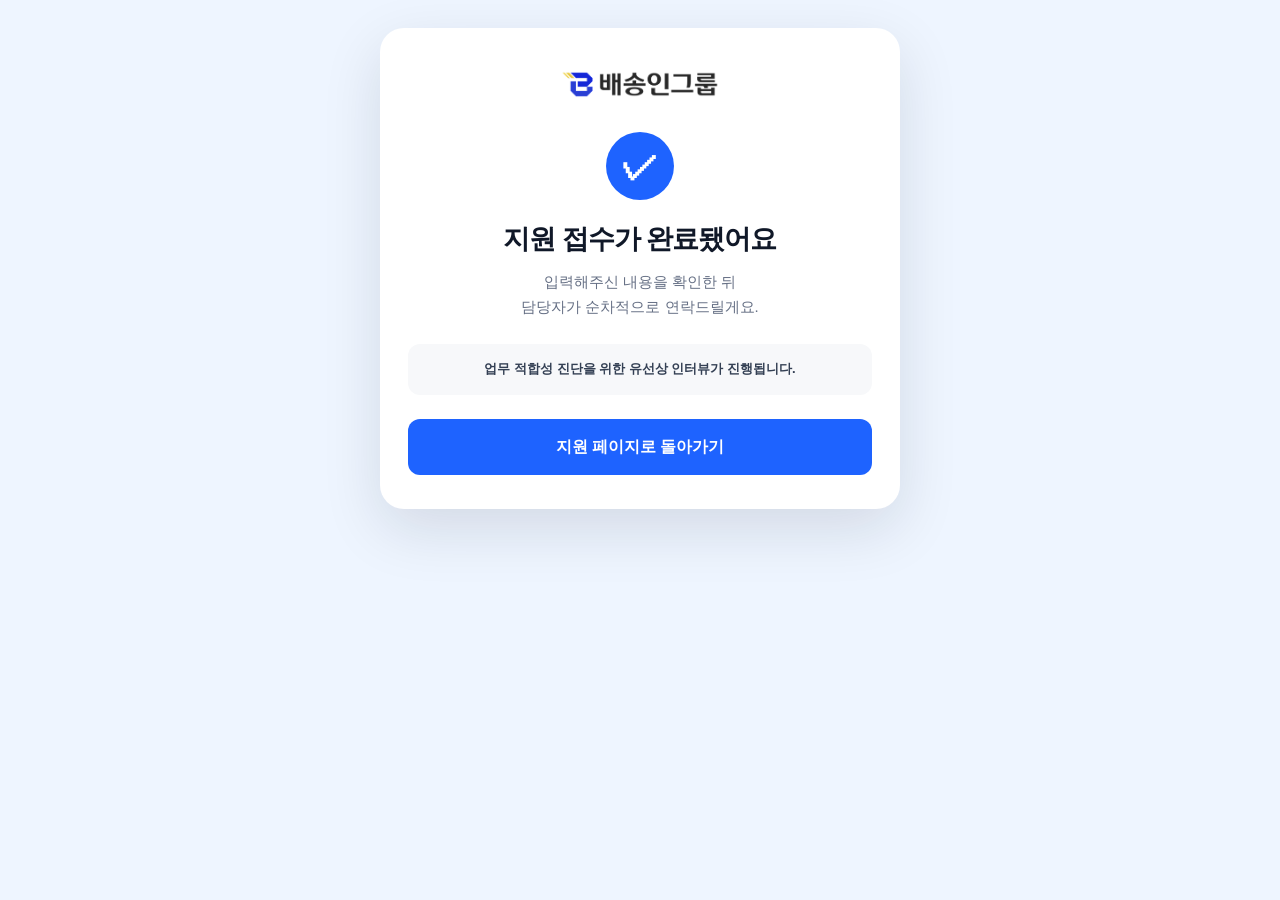
<file: thank-you/index.html>
<!doctype html>
<html lang="ko">
<head>
  <meta charset="utf-8">
  <meta name="viewport" content="width=device-width,initial-scale=1,viewport-fit=cover">
  <meta name="robots" content="noindex,nofollow">
  <meta name="theme-color" content="#1e63ff">
  <title>지원 접수 완료 | 배송인그룹</title>
  <style>
    *{box-sizing:border-box}html,body{min-height:100%;margin:0}body{display:grid;place-items:center;padding:28px;background:#eef5ff;color:#101828;font-family:Pretendard,"Noto Sans KR",-apple-system,BlinkMacSystemFont,"Segoe UI",sans-serif;word-break:keep-all}.card{width:min(100%,520px);padding:42px 28px 34px;border-radius:24px;background:#fff;text-align:center;box-shadow:0 20px 60px rgba(16,24,40,.12)}.logo{width:158px;height:auto}.check{width:68px;height:68px;display:grid;place-items:center;margin:30px auto 22px;border-radius:50%;background:#1e63ff;color:#fff;font-size:38px;font-weight:800}.card h1{margin:0;font-size:27px;line-height:1.3;letter-spacing:-1px}.card p{margin:13px 0 0;color:#667085;font-size:15px;line-height:1.65}.note{margin-top:25px;padding:15px;border-radius:12px;background:#f7f8fa;color:#344054;font-size:13px;line-height:1.6;font-weight:650}.back{display:inline-flex;align-items:center;justify-content:center;width:100%;height:56px;margin-top:24px;border-radius:12px;background:#1e63ff;color:#fff;text-decoration:none;font-size:16px;font-weight:800}
  </style>
</head>
<body>
  <main class="card">
    <img class="logo" src="../img/deliveryin-logo.png" alt="배송인그룹">
    <div class="check" aria-hidden="true">✓</div>
    <h1 id="completeTitle">지원 접수가 완료됐어요</h1>
    <p>입력해주신 내용을 확인한 뒤<br>담당자가 순차적으로 연락드릴게요.</p>
    <div class="note">업무 적합성 진단을 위한 유선상 인터뷰가 진행됩니다.</div>
    <a class="back" href="../direct/">지원 페이지로 돌아가기</a>
  </main>
  <script>const kind=new URLSearchParams(location.search).get('kind');if(kind==='reconsent')document.querySelector('#completeTitle').textContent='수신 동의가 반영됐어요';else if(kind==='duplicate')document.querySelector('#completeTitle').textContent='이미 접수된 지원이에요';</script>
</body>
</html>
</file>
<file: campaign.css>
:root{--blue:#1767ff;--blue2:#0d55df;--navy:#071a3b;--ink:#111827;--muted:#657084;--line:#e2e8f0;--soft:#f4f7fb;--sky:#eaf2ff;--yellow:#ffd84d;--green:#12a66a;--white:#fff;--max:720px}*{box-sizing:border-box}html{scroll-behavior:smooth}body{margin:0;color:var(--ink);background:#fff;font-family:Pretendard,"Noto Sans KR",-apple-system,BlinkMacSystemFont,"Segoe UI",sans-serif;word-break:keep-all;padding-bottom:78px}img{max-width:100%;display:block}.wrap{max-width:var(--max);margin:auto;padding:0 22px}.top{height:62px;border-bottom:1px solid #edf0f5;background:rgba(255,255,255,.96);display:flex;align-items:center;position:sticky;top:0;z-index:40}.brand{font-size:21px;font-weight:950;letter-spacing:-1px}.brand b{color:var(--blue)}.hero{padding:48px 0 40px;background:linear-gradient(180deg,#eff5ff,#fff)}.hero.dark{background:radial-gradient(circle at 50% 0,#173c78 0,transparent 43%),var(--navy);color:#fff}.eyebrow{font-size:14px;font-weight:900;color:var(--blue);margin:0 0 12px}.dark .eyebrow{color:#9abaff}.hero h1{font-size:43px;line-height:1.12;letter-spacing:-2.4px;margin:0}.hero h1 em{font-style:normal;color:var(--blue)}.dark h1 em{color:#7aa7ff}.lead{font-size:18px;line-height:1.72;color:#455064;margin:17px 0 0}.dark .lead{color:#c8d4e9}.creative{width:100%;border-radius:22px;margin:28px 0 18px;box-shadow:0 18px 44px rgba(5,27,66,.18)}.btn{display:flex;align-items:center;justify-content:center;width:100%;min-height:58px;border:0;border-radius:16px;background:linear-gradient(135deg,var(--blue),var(--blue2));color:#fff;text-decoration:none;font-size:18px;font-weight:950;box-shadow:0 12px 25px rgba(23,103,255,.25)}.micro{text-align:center;color:#798397;font-size:12px;line-height:1.55;margin:11px 0 0}.dark .micro{color:#91a0ba}.hero-stats{display:grid;grid-template-columns:repeat(3,1fr);gap:9px;margin-top:22px}.hero-stat{border:1px solid var(--line);background:#fff;border-radius:15px;padding:14px 6px;text-align:center}.dark .hero-stat{background:rgba(255,255,255,.06);border-color:rgba(255,255,255,.14)}.hero-stat strong{display:block;font-size:18px;color:var(--navy)}.dark .hero-stat strong{color:#fff}.hero-stat span{font-size:11px;color:var(--muted)}.dark .hero-stat span{color:#9eabc0}section{padding:66px 0}.soft{background:var(--soft)}.navy{background:var(--navy);color:#fff}.kicker{font-size:14px;font-weight:900;color:var(--blue);margin-bottom:10px}.navy .kicker{color:#8db3ff}.title{font-size:32px;line-height:1.24;letter-spacing:-1.7px;margin:0 0 18px}.desc{font-size:16px;line-height:1.7;color:var(--muted);margin:0 0 26px}.navy .desc{color:#b5c1d5}.proof-shot{max-width:500px;margin:22px auto 0;border:1px solid var(--line);border-radius:20px;overflow:hidden;background:#fff;box-shadow:0 14px 36px rgba(7,26,59,.12)}.proof-shot img{width:100%}.gallery{display:grid;grid-template-columns:repeat(2,1fr);gap:12px;margin-top:20px}.gallery img{width:100%;border:1px solid var(--line);border-radius:14px;background:#fff}.disclaimer{font-size:12px;line-height:1.6;color:#7a8496;background:#f4f6f9;border:1px solid var(--line);border-radius:12px;padding:12px 14px;margin:16px 0 0}.navy .disclaimer{background:rgba(255,255,255,.06);border-color:rgba(255,255,255,.12);color:#9eabc0}.condition-grid{display:grid;grid-template-columns:repeat(3,1fr);gap:10px;margin-top:24px}.condition{background:#fff;border:1px solid var(--line);border-radius:18px;padding:20px 12px;text-align:center}.condition .icon{font-size:27px}.condition strong{display:block;font-size:18px;margin-top:8px}.condition span{font-size:12px;color:var(--muted)}.formula{border-radius:24px;background:linear-gradient(145deg,#102b5a,#071a3b);color:#fff;padding:28px;margin-top:24px;box-shadow:0 16px 40px rgba(7,26,59,.16)}.formula-label{font-size:14px;color:#9eb8e6;font-weight:800}.formula-main{font-size:28px;line-height:1.3;font-weight:950;letter-spacing:-1.2px;margin:8px 0 22px}.equation{display:grid;grid-template-columns:1fr auto 1fr auto 1fr;align-items:center;gap:8px}.eqbox{background:#fff;color:var(--navy);border-radius:15px;padding:15px 8px;text-align:center}.eqbox b{display:block;font-size:20px}.eqbox span{font-size:11px;color:var(--muted)}.operator{font-size:22px;font-weight:950;color:var(--yellow)}.bundle-cards{display:grid;grid-template-columns:1fr 1fr;gap:12px;margin-top:16px}.bundle{border:1px solid var(--line);border-radius:18px;padding:20px;background:#fff}.bundle strong{font-size:25px;color:var(--blue)}.bundle p{font-size:14px;line-height:1.6;color:var(--muted);margin:8px 0 0}.one-stop{margin-top:18px;padding:18px;border-radius:16px;background:#eaf2ff;color:#173768;font-weight:800;line-height:1.65}.question{background:#fff;border:2px solid var(--blue);border-radius:20px;padding:22px;font-size:26px;font-weight:950;letter-spacing:-1px;margin-bottom:24px}.chart{background:#fff;border:1px solid var(--line);border-radius:22px;padding:22px;overflow:hidden}.chart-head{display:flex;justify-content:space-between;align-items:end;margin-bottom:14px}.chart-head strong{font-size:18px}.chart-head span{font-size:12px;color:var(--muted)}.chart svg{width:100%;height:auto;overflow:visible}.chart-values{display:grid;grid-template-columns:repeat(4,1fr);gap:5px;margin-top:8px;text-align:center}.chart-values strong{display:block;color:var(--blue);font-size:15px}.chart-values span{font-size:11px;color:var(--muted)}.centers{margin-top:22px;background:#fff;border:1px solid var(--line);border-radius:22px;padding:22px}.center-row{display:flex;gap:10px;padding:14px 0;border-bottom:1px solid var(--line)}.center-row:last-child{border:0}.region{flex:0 0 66px;font-weight:900;color:var(--navy)}.places{font-size:14px;line-height:1.6;color:#455064}.new{display:inline-block;background:#ffeb9b;color:#6b4c00;border-radius:999px;padding:2px 7px;font-size:10px;font-weight:900;margin-left:4px}.training{display:grid;grid-template-columns:repeat(3,1fr);gap:10px;margin-top:24px}.step{position:relative;background:#fff;border:1px solid var(--line);border-radius:18px;padding:18px 10px;text-align:center}.step b{display:block;color:var(--blue);font-size:22px}.step span{font-size:13px;color:var(--muted)}.punch{font-size:27px;font-weight:950;line-height:1.4;letter-spacing:-1px;padding:24px;border-radius:20px;background:var(--yellow);color:#17213a;margin-top:20px}.faq-list{display:grid;gap:14px}.faq{border:1px solid var(--line);border-radius:20px;background:#fff;overflow:hidden}.faq-q{padding:17px 20px;background:#0c2147;color:#fff;font-size:17px;font-weight:900}.faq-a{padding:18px 20px;font-size:15px;line-height:1.72;color:#354054}.faq-a b{color:var(--blue)}.fit-list{display:grid;gap:12px}.fit{display:flex;gap:13px;align-items:flex-start;border:1px solid var(--line);background:#fff;border-radius:17px;padding:18px}.fit i{font-style:normal;width:30px;height:30px;display:flex;align-items:center;justify-content:center;flex:0 0 auto;border-radius:50%;background:#e9f8f1;color:var(--green);font-weight:950}.fit strong{font-size:17px}.fit p{font-size:13px;color:var(--muted);line-height:1.5;margin:4px 0 0}.cafe-shot{position:relative;border:1px solid var(--line);border-radius:20px;overflow:hidden;background:#fff;box-shadow:0 14px 34px rgba(7,26,59,.12);margin-top:24px}.cafe-shot img{width:100%}.privacy-mask{position:absolute;left:66.2%;top:15%;width:13.5%;height:78%;background:rgba(255,255,255,.97);display:flex;align-items:center;justify-content:center;color:#9aa3b2;font-size:10px;text-align:center;writing-mode:vertical-rl;letter-spacing:1px}.live-badge{position:absolute;left:16px;bottom:16px;background:#e8002d;color:#fff;border-radius:999px;padding:8px 13px;font-size:12px;font-weight:950;box-shadow:0 5px 15px rgba(0,0,0,.18)}.trust-grid{display:grid;grid-template-columns:repeat(2,1fr);gap:12px;margin-top:24px}.trust-card{background:#fff;border:1px solid var(--line);border-radius:18px;overflow:hidden}.trust-card img{width:100%;aspect-ratio:16/10;object-fit:cover}.trust-card.book img{object-fit:contain;background:#101a2e}.trust-card p{font-size:14px;font-weight:800;padding:13px;margin:0}.process{display:grid;grid-template-columns:repeat(3,1fr);gap:10px;margin-top:24px}.process div{border:1px solid var(--line);border-radius:16px;padding:16px 8px;text-align:center;background:#fff}.process b{display:block;font-size:20px;color:var(--blue)}.process span{font-size:12px;color:var(--muted)}.formsec{background:#eaf2ff;padding-bottom:110px}.formhead{text-align:center}.formhead h2{font-size:31px;letter-spacing:-1.5px;margin:0 0 10px}.formhead p{color:var(--muted);line-height:1.65}.formbox{background:#fff;border-radius:22px;padding:8px;box-shadow:0 16px 50px rgba(28,54,96,.12);margin-top:22px}iframe{display:block;width:100%;height:1240px;border:0;border-radius:16px}.fallback{display:block;text-align:center;padding:16px;color:var(--blue);font-weight:900;text-decoration:none}.sticky{position:fixed;z-index:50;left:0;right:0;bottom:0;padding:10px 16px max(10px,env(safe-area-inset-bottom));background:rgba(255,255,255,.94);backdrop-filter:blur(12px);border-top:1px solid var(--line)}.sticky .btn{max-width:680px;margin:auto;min-height:54px}.legal{font-size:11px;color:#818998;line-height:1.6;margin-top:18px}@media(max-width:540px){.wrap{padding:0 18px}.hero{padding-top:34px}.hero h1{font-size:36px}.lead{font-size:16px}.creative{border-radius:17px}.hero-stats{gap:6px}.hero-stat strong{font-size:16px}section{padding:54px 0}.title{font-size:28px}.gallery{grid-template-columns:1fr}.condition-grid{grid-template-columns:1fr}.condition{display:flex;text-align:left;align-items:center;gap:14px}.condition .icon{margin-left:5px}.condition strong{margin:0}.equation{grid-template-columns:1fr;gap:7px}.operator{transform:rotate(90deg);text-align:center}.bundle-cards{grid-template-columns:1fr}.question{font-size:23px}.training{grid-template-columns:1fr}.step{display:flex;align-items:center;justify-content:center;gap:10px}.trust-grid{grid-template-columns:1fr}.process{grid-template-columns:1fr}.process div{display:flex;align-items:center;justify-content:center;gap:12px}.privacy-mask{left:65.7%;width:14.5%;top:14%;height:80%}.sticky .btn{font-size:16px}.formbox{margin-left:-8px;margin-right:-8px}}
/* Google Form: keep one page-level scroll on mobile instead of a nested iframe scroll. */
.formbox{overflow:hidden}iframe{height:3220px;overflow:hidden}
.field-proof{margin-top:22px;padding:20px;border:1px solid #dbe5f4;border-radius:22px;background:linear-gradient(180deg,#f7faff,#fff);box-shadow:0 12px 30px rgba(7,26,59,.08)}.field-proof-head{display:flex;justify-content:space-between;gap:18px;align-items:flex-end;margin-bottom:15px}.field-proof-head span{color:var(--blue);font-size:13px;font-weight:950}.field-proof-head strong{font-size:21px;line-height:1.35;text-align:right;color:var(--navy)}.field-proof-grid{display:grid;grid-template-columns:1fr 1fr;gap:12px}.field-proof figure{margin:0;border:1px solid var(--line);border-radius:16px;overflow:hidden;background:#fff}.field-proof img{width:100%;height:230px;object-fit:cover}.field-proof figure:first-child img{object-position:center}.field-proof figure:last-child img{object-position:center 60%}.field-proof figcaption{padding:11px 12px;font-size:12px;line-height:1.5;color:#4d596d;font-weight:750}.field-proof>p{margin:13px 2px 0;font-size:11px;line-height:1.55;color:#7a8496}@media(max-width:540px){.field-proof{padding:15px}.field-proof-head{display:block}.field-proof-head strong{display:block;margin-top:5px;text-align:left;font-size:20px}.field-proof-grid{grid-template-columns:1fr}.field-proof img{height:auto;max-height:none}.field-proof figcaption{font-size:13px}}
.step b{font-size:27px;line-height:1;font-weight:950}.step span{font-size:17px;line-height:1.35;color:#36445c;font-weight:800}
.center-label{margin:0 0 28px;text-align:center;font-size:29px;line-height:1.25;letter-spacing:-1.2px;font-weight:950;color:var(--navy)}.center-label em{display:inline-block;margin-top:3px;font-style:normal;color:var(--blue)}.faq-list{counter-reset:faq}.faq{counter-increment:faq}.faq-q{display:flex;gap:9px;align-items:baseline}.faq-q:before{content:"Q" counter(faq) ".";flex:0 0 auto;color:#7fa7ff;font-size:15px;font-weight:950}.process b{font-size:27px;line-height:1;font-weight:950}.process span{font-size:17px;line-height:1.35;color:#36445c;font-weight:800}@media(max-width:540px){.center-label{font-size:27px;margin-bottom:24px}.faq-q{font-size:18px}.faq-q:before{font-size:16px}.process div{padding:20px 12px}}
@media(max-width:540px){.condition .icon{width:38px;flex:0 0 38px;margin-left:0;text-align:center}}
</file>
<file: furniture/style.css>
:root{--navy:#10243a;--navy2:#071725;--blue:#165dcc;--yellow:#ffd548;--orange:#ff8f3d;--ink:#14202b;--text:#3d4b58;--muted:#6d7882;--line:#dbe1e6;--soft:#f3f6f8;--white:#fff;--green:#0d7453;--address-vvh:100dvh;--address-vv-top:0px}
*{box-sizing:border-box}html{scroll-behavior:smooth;scroll-padding-top:72px;background:#e7ebef}body{margin:0;color:var(--ink);background:#e7ebef;font-family:Pretendard,"Noto Sans KR",-apple-system,BlinkMacSystemFont,"Segoe UI",sans-serif;font-size:17px;line-height:1.65;word-break:keep-all;-webkit-font-smoothing:antialiased}body.sheet-open{overflow:hidden}button,input{font:inherit}a,button,input{touch-action:manipulation}a:focus-visible,button:focus-visible,input:focus-visible{outline:3px solid #69a3ff;outline-offset:3px}.page{width:min(100%,780px);margin:0 auto;background:#fff;box-shadow:0 0 46px rgba(16,36,58,.1);overflow:hidden}.draft-banner{position:sticky;top:0;z-index:40;padding:9px 14px;background:#fff0bd;color:#654b00;text-align:center;font-size:13px;font-weight:750}.topbar{height:72px;padding:0 26px;display:flex;align-items:center;justify-content:space-between;background:#fff;border-bottom:1px solid #edf0f2}.brand img{display:block;width:142px;height:auto}.top-apply{padding:9px 14px;border-radius:999px;background:var(--navy);color:#fff;text-decoration:none;font-size:14px;font-weight:850}.hero{padding:34px 28px 42px;background:linear-gradient(155deg,#0c2238 0%,#102f50 62%,#164b71 100%);color:#fff;text-align:center}.recruit-badge{display:inline-flex;align-items:center;gap:9px;padding:7px 11px;border:1px solid rgba(255,255,255,.28);border-radius:999px;background:rgba(255,255,255,.08);font-size:13px}.recruit-badge span{color:#a9c4df}.recruit-badge b{color:#fff}.brand-line{margin:13px 0 0;color:#d9e7f4;font-size:14px;font-weight:700}.hero-overline{margin:36px 0 10px;color:var(--yellow);font-size:14px;font-weight:850}.hero h1{margin:0;font-size:44px;line-height:1.16;letter-spacing:-2px}.hero h1 em{color:var(--yellow);font-style:normal}.hero-copy{margin:21px 0;color:#e9f1f7;font-size:18px;line-height:1.65}.income-pair{display:grid;grid-template-columns:1fr 1fr;gap:10px;margin:26px 0 0}.income-pair>div{padding:17px 10px;border:1px solid rgba(255,255,255,.18);border-radius:14px;background:rgba(4,18,31,.32)}.income-pair span{display:block;color:#bbccda;font-size:13px}.income-pair strong{display:block;margin-top:4px;color:#fff;font-size:27px;line-height:1.15;letter-spacing:-1.2px}.income-pair small{margin-left:3px;font-size:14px}.hero-figure{margin:24px 0 0}.hero-figure img{display:block;width:100%;height:300px;object-fit:cover;border-radius:18px}.hero-figure figcaption{margin-top:7px;color:#a9bbca;font-size:12px}.primary-cta,.secondary-cta{display:flex;align-items:center;justify-content:center;min-height:60px;padding:14px 20px;border-radius:12px;text-decoration:none;font-size:18px;font-weight:900}.primary-cta{margin-top:24px;background:var(--yellow);color:#162638;box-shadow:0 12px 25px rgba(0,0,0,.2)}.primary-cta span{margin-left:12px}.secondary-cta{margin-top:28px;background:var(--navy);color:#fff}.hero-caution{margin:18px 0 0;color:#eff6fb;font-size:14px;line-height:1.65}.income-note{margin:20px 0 0;padding-top:17px;border-top:1px solid rgba(255,255,255,.13);color:#b8c9d6;font-size:12px;line-height:1.6}
.section{padding:88px 34px}.section-kicker{margin:0 0 12px;color:var(--blue);font-size:14px;font-weight:900;letter-spacing:-.2px}.section h2{margin:0 0 26px;font-size:36px;line-height:1.25;letter-spacing:-1.7px}.section h2 strong{color:var(--blue)}.section-lead{margin:0 0 28px;color:var(--text);font-size:18px;line-height:1.7}.soft{background:var(--soft)}.dark{background:var(--navy);color:#fff}.dark .section-kicker{color:var(--yellow)}.dark h2 strong{color:var(--yellow)}.dark p{color:#d5e0e8}.fine-print{color:var(--muted);font-size:13px;line-height:1.65}.proof-main{margin:0}.proof-main img{display:block;width:100%;height:auto;border:1px solid var(--line);border-radius:14px}.proof-main figcaption,.proof-pair figcaption,.field-photo figcaption{margin-top:7px;color:var(--muted);font-size:12px}.proof-number{display:flex;align-items:flex-end;justify-content:space-between;gap:10px;margin-top:16px;padding:18px;border-radius:12px;background:#fff6cc}.proof-number span{font-size:14px;font-weight:750}.proof-number strong{font-size:28px;line-height:1;color:#d24816;letter-spacing:-1px}
.growth-steps{margin:34px 0 0;padding:0;list-style:none}.growth-steps li{position:relative;display:grid;grid-template-columns:46px 1fr;gap:16px;padding:0 0 28px}.growth-steps li:not(:last-child):before{content:"";position:absolute;left:22px;top:42px;bottom:3px;width:2px;background:linear-gradient(var(--yellow),rgba(255,213,72,.18))}.growth-steps li>span{width:46px;height:46px;display:grid;place-items:center;border-radius:50%;background:var(--yellow);color:var(--navy);font-size:13px;font-weight:900}.growth-steps b{display:block;font-size:21px}.growth-steps p{margin:4px 0 0;font-size:15px}.video-card{position:relative;display:block;border-radius:18px;overflow:hidden;background:#0c1720;color:#fff}.video-card img{display:block;width:100%;height:auto}.video-card:after{content:"";position:absolute;inset:0;background:linear-gradient(transparent 55%,rgba(0,0,0,.65))}.play{position:absolute;z-index:2;left:50%;top:50%;width:62px;height:62px;display:grid;place-items:center;border-radius:50%;background:var(--yellow);color:var(--navy);transform:translate(-50%,-50%);font-size:23px;padding-left:4px;box-shadow:0 8px 24px rgba(0,0,0,.32)}.video-label{position:absolute;z-index:2;left:20px;bottom:18px;font-weight:850}.story blockquote{margin:24px 0 5px;padding:0 0 0 18px;border-left:4px solid var(--yellow);font-size:23px;font-weight:900;line-height:1.45;letter-spacing:-.7px}.source-note{margin:8px 0 0;color:var(--muted);font-size:13px}.compare-grid{display:grid;grid-template-columns:1fr 1fr;gap:12px}.compare-grid article{padding:24px 20px;border:1px solid var(--line);border-radius:16px;background:#fff}.compare-grid article.featured{border:2px solid var(--blue);box-shadow:0 10px 25px rgba(22,93,204,.12)}.compare-label{display:inline-block;padding:5px 9px;border-radius:999px;background:#e8f0ff;color:var(--blue);font-size:12px;font-weight:850}.compare-label.muted{background:#eef0f2;color:#69737c}.compare-grid h3{margin:16px 0;font-size:20px;line-height:1.4}.compare-grid ul{margin:0;padding:0;list-style:none}.compare-grid li{padding:9px 0;border-top:1px solid #edf0f2;color:var(--text);font-size:15px}
.curve-chart{position:relative;height:290px;margin:28px 0 20px;border-radius:18px;background:linear-gradient(180deg,#eef6ff,#fff);overflow:hidden}.curve-line{position:absolute;left:9%;right:9%;bottom:55px;height:185px;border-radius:50% 50% 0 0/100% 100% 0 0;border-top:7px solid var(--blue);transform:rotate(-5deg);transform-origin:center bottom}.curve-line:after{content:"";position:absolute;inset:6px 0 auto;height:180px;background:linear-gradient(rgba(22,93,204,.16),transparent);border-radius:50% 50% 0 0/100% 100% 0 0}.curve-point{position:absolute;z-index:2;display:flex;flex-direction:column}.curve-point i{width:17px;height:17px;border:4px solid #fff;border-radius:50%;background:var(--blue);box-shadow:0 0 0 2px var(--blue)}.curve-point span{margin-top:9px;color:var(--muted);font-size:12px}.curve-point b{font-size:18px}.curve-point small{font-size:11px}.curve-point.start{left:7%;bottom:23px}.curve-point.middle{left:43%;bottom:94px}.curve-point.end{right:5%;top:20px;text-align:right;align-items:flex-end}.proof-pair{display:grid;grid-template-columns:1fr 1fr;gap:12px;margin-top:30px}.proof-pair figure{margin:0}.proof-pair img{display:block;width:100%;height:310px;object-fit:cover;object-position:top;border:1px solid var(--line);border-radius:12px}.brand-wall{display:grid;grid-template-columns:repeat(3,1fr);gap:10px;margin:28px 0}.brand-wall>div{min-height:82px;display:flex;align-items:center;justify-content:center;border-radius:13px;background:#fff;font-size:23px;font-weight:950}.brand-wall .hanssem{color:#de2432}.brand-wall .ohouse{color:#35c5f0}.brand-wall .ikea{background:#ffda1a;color:#0757a2;letter-spacing:1px}.field-photo{margin:28px 0 0}.field-photo img{display:block;width:100%;height:350px;object-fit:cover;border-radius:16px}.dark .field-photo figcaption{color:#afc0cc}.training-grid{display:grid;grid-template-columns:1fr 1fr;gap:12px}.training-grid article{padding:18px;border:1px solid var(--line);border-radius:14px}.training-grid span{color:var(--blue);font-size:12px;font-weight:900}.training-grid b{display:block;margin-top:5px;font-size:19px}.training-grid p{margin:4px 0 0;color:var(--muted);font-size:14px}.support-card{margin-top:18px;padding:25px;border-radius:16px;background:var(--navy);color:#fff}.support-card span{color:var(--yellow);font-size:14px;font-weight:850}.support-card strong{display:block;margin:8px 0;font-size:26px;line-height:1.35}.support-card p{margin:0;color:#becbd6;font-size:13px}
.program-total{padding:27px;border-radius:17px;background:var(--navy);color:#fff}.program-total>span{color:var(--yellow);font-size:14px;font-weight:850}.program-total strong{display:block;margin-top:9px;font-size:27px;line-height:1.48;letter-spacing:-1px}.program-total i{color:var(--yellow);font-style:normal}.program-grid{display:grid;grid-template-columns:1fr 1fr;gap:12px;margin-top:12px}.program-grid article{padding:22px;border:1px solid var(--line);border-radius:15px;background:#fff}.program-grid article>span{color:var(--blue);font-size:13px;font-weight:850}.program-grid h3{margin:4px 0 15px;font-size:22px}.program-grid b{display:block;font-size:18px}.program-grid p{margin:5px 0 0;color:var(--muted);font-size:14px}.incentives{margin:18px 0;padding:0;list-style:none}.incentives li{display:flex;justify-content:space-between;gap:16px;padding:16px 0;border-bottom:1px solid var(--line)}.incentives b{font-size:16px}.incentives span{max-width:52%;color:var(--muted);font-size:13px;text-align:right}.member-number{margin:10px 0;color:var(--yellow);font-size:82px;font-weight:950;line-height:1;letter-spacing:-4px}.member-number small{margin-left:6px;font-size:24px;letter-spacing:-1px}.social-proof{text-align:center}.social-proof h2{margin-bottom:15px}.social-proof p{margin:17px 0 0}.fit-list{margin:0;padding:0;list-style:none}.fit-list li{position:relative;padding:15px 12px 15px 44px;border-bottom:1px solid var(--line);font-weight:750}.fit-list li:before{content:"✓";position:absolute;left:9px;top:13px;width:24px;height:24px;display:grid;place-items:center;border-radius:50%;background:#e2f5ed;color:var(--green);font-weight:900}.interview-copy{margin-top:26px;padding:23px;border-radius:15px;background:#fff6cc}.interview-copy b{font-size:19px}.interview-copy p{margin:7px 0 0;color:var(--text)}
.form-section{background:#fff}.form-intro{margin:-10px 0 28px;color:var(--muted);font-size:15px}.form-row{display:grid;grid-template-columns:1fr 1fr;gap:12px}.field{min-width:0;margin:0 0 20px}.field-label{display:block;margin:0 0 8px;color:var(--text);font-size:14px;font-weight:800}.req{color:#df352c}.control{width:100%;height:54px;border:1px solid #cdd4da;border-radius:10px;background:#fff;padding:0 14px;color:var(--ink);font-size:16px}.control::placeholder{color:#98a1aa}.control:focus{outline:none;border-color:var(--blue);box-shadow:0 0 0 3px rgba(22,93,204,.12)}fieldset{border:0;padding:0}.choice-grid{display:grid;grid-template-columns:1fr 1fr;gap:9px}.choice{position:relative;display:block;cursor:pointer}.choice input{position:absolute;width:1px;height:1px;opacity:0}.choice span{min-height:54px;display:flex;align-items:center;justify-content:center;padding:9px;border:1px solid #cdd4da;border-radius:10px;color:#4c5864;font-size:15px;font-weight:750}.choice input:checked+span{border:2px solid var(--blue);padding:8px;background:#eaf2ff;color:#0e4fab}.choice input:focus-visible+span{outline:3px solid rgba(22,93,204,.2)}.address-row{display:grid;grid-template-columns:minmax(0,1fr) 105px;gap:9px}.address-display,.change-address{height:54px;border-radius:10px;font-size:15px}.address-display{min-width:0;padding:0 14px;border:1px solid #cdd4da;background:var(--soft);color:#66717c;text-align:left;overflow:hidden}.address-display span{display:block;overflow:hidden;text-overflow:ellipsis;white-space:nowrap}.address-display.is-selected{background:#fff;color:var(--ink);font-weight:750}.change-address{border:1.5px solid var(--blue);background:#fff;color:var(--blue);font-weight:850;cursor:pointer}.helper{margin:8px 2px 0;color:var(--muted);font-size:12px}.privacy-section{margin-top:20px;padding-top:28px;border-top:1px solid var(--line)}.interview-note{margin:0 0 25px;padding:15px;border-radius:11px;background:#eaf2ff;color:#2e465d;font-size:13px;font-weight:700}.privacy-section h3{margin:0 0 8px;font-size:19px}.consent-guide{margin:0 0 13px;color:var(--muted);font-size:12px}.consent{display:flex;gap:10px;align-items:flex-start;padding:15px;border:1px solid var(--line);border-radius:12px;background:#fafbfc}.consent+.consent{margin-top:8px}.consent-all{margin-bottom:10px;border-color:#a9c7f7;background:#eef5ff}.consent-check{display:flex;gap:10px;align-items:flex-start;flex:1;cursor:pointer}.consent input{appearance:none;width:21px;height:21px;flex:0 0 auto;margin:0;border:1.5px solid #98a2ad;border-radius:6px;background:#fff;display:grid;place-items:center}.consent input:checked,.consent input:indeterminate{border-color:var(--blue);background:var(--blue)}.consent input:checked:after{content:"";width:9px;height:5px;border-left:2px solid #fff;border-bottom:2px solid #fff;transform:translateY(-1px) rotate(-45deg)}.consent input:indeterminate:after{content:"";width:9px;height:2px;background:#fff}.consent-copy{color:var(--text);font-size:14px;font-weight:750}.detail-toggle{border:0;background:transparent;color:var(--muted);padding:0;font-size:13px;text-decoration:underline;cursor:pointer}.privacy-detail{display:none;margin:8px 0;padding:13px;border-radius:10px;background:var(--soft);color:var(--muted);font-size:12px;line-height:1.65}.privacy-detail.is-open{display:block}.consent-benefit{margin:8px 0 0;padding:11px 15px;border-radius:10px;background:#fff7d9;color:#5c573d;font-size:12px}.submit{width:100%;min-height:60px;margin-top:22px;border:0;border-radius:12px;background:var(--navy);color:#fff;font-size:18px;font-weight:900;cursor:pointer}.submit:disabled{background:#80909d;cursor:not-allowed}.notice{margin-top:13px;padding:14px;border-radius:10px;background:#fff2d7;color:#6c4300}.notice.success{background:#e5f5eb;color:#155d37}.hp{position:absolute;left:-10000px;width:1px;height:1px;overflow:hidden;opacity:0}
.sheet-layer{position:fixed;z-index:70;inset:0;display:flex;align-items:flex-end;justify-content:center;background:rgba(8,18,29,.58);opacity:0;visibility:hidden;transition:.18s}.sheet-layer.is-open{opacity:1;visibility:visible}.sheet{width:min(100%,620px);max-height:calc(var(--address-vvh) - 24px);margin-top:var(--address-vv-top);display:flex;flex-direction:column;border-radius:20px 20px 0 0;background:#fff;box-shadow:0 -15px 40px rgba(0,0,0,.2);overflow:hidden}.sheet-head{display:flex;align-items:center;justify-content:space-between;padding:20px 22px 12px}.sheet-head h3{margin:0;font-size:21px}.sheet-close{width:40px;height:40px;border:0;border-radius:50%;background:var(--soft);font-size:28px;line-height:1;cursor:pointer}.search-wrap{padding:0 22px 14px}.search{height:50px}.sheet-body{min-height:260px;overflow:auto;padding:0 22px 24px}.search-tip{padding:18px;border-radius:12px;background:var(--soft);color:var(--text)}.search-tip strong,.search-tip span,.search-tip small{display:block}.search-tip span{margin-top:5px}.search-tip small{margin-top:8px;color:var(--muted)}.results{display:grid;gap:8px}.result-button{display:flex;align-items:center;width:100%;min-height:50px;padding:12px 14px;border:1px solid var(--line);border-radius:10px;background:#fff;color:var(--ink);text-align:left;cursor:pointer}.empty-result{padding:24px;text-align:center;color:var(--muted)}footer{padding:30px 28px 100px;background:var(--navy2);color:#fff}footer img{filter:brightness(0) invert(1);opacity:.9}footer p{margin:8px 0 0;color:#aebdc8;font-size:12px}.sticky-cta{position:fixed;z-index:55;left:50%;bottom:max(12px,env(safe-area-inset-bottom));transform:translateX(-50%);width:min(calc(100% - 28px),724px);min-height:56px;display:flex;align-items:center;justify-content:center;padding:12px 20px;border:1px solid rgba(255,255,255,.3);border-radius:12px;background:var(--yellow);color:var(--navy);box-shadow:0 8px 24px rgba(7,23,37,.28);text-decoration:none;font-size:17px;font-weight:950}.sticky-cta[hidden]{display:none}
@media(max-width:600px){body{font-size:16px}.topbar{height:66px;padding:0 18px}.brand img{width:128px}.hero{padding:27px 20px 36px}.recruit-badge{font-size:12px}.brand-line{font-size:12px}.hero-overline{margin-top:30px}.hero h1{font-size:34px;line-height:1.18;letter-spacing:-1.6px}.hero-copy{font-size:16px}.income-pair strong{font-size:22px}.hero-figure img{height:230px}.section{padding:70px 20px}.section h2{font-size:30px;line-height:1.3;letter-spacing:-1.2px}.section-lead{font-size:16px}.proof-number{display:block}.proof-number strong{display:block;margin-top:7px;font-size:27px}.compare-grid{grid-template-columns:1fr}.curve-chart{height:270px}.curve-point.middle{left:39%}.curve-point.end{right:4%}.proof-pair img{height:230px}.brand-wall>div{min-height:68px;font-size:19px}.field-photo img{height:250px}.program-total strong{font-size:23px}.program-grid{grid-template-columns:1fr}.form-row{grid-template-columns:1fr;gap:0}.member-number{font-size:68px}.story blockquote{font-size:20px}}
@media(max-width:380px){.hero h1{font-size:30px}.income-pair{grid-template-columns:1fr}.section h2{font-size:28px}.proof-pair{grid-template-columns:1fr}.proof-pair img{height:auto}.brand-wall{grid-template-columns:1fr}.training-grid{grid-template-columns:1fr}.curve-point.middle{left:35%}.curve-point b{font-size:15px}.recruit-badge{display:flex;flex-direction:column;gap:0;border-radius:12px}.incentives li{display:block}.incentives span{display:block;max-width:none;margin-top:3px;text-align:left}}
@media(min-width:900px){.page{margin:28px auto;border-radius:20px}.draft-banner{top:0}.hero{padding-left:56px;padding-right:56px}.section{padding-left:60px;padding-right:60px}}
@media(prefers-reduced-motion:reduce){html{scroll-behavior:auto}.sheet-layer{transition:none}}

/* 2026-09-11 readability, verified video assets, official brand marks */
.hero{padding-top:52px;padding-bottom:58px}
.hero .brand-line{margin-top:18px}
.hero .hero-overline{margin-top:46px;margin-bottom:16px}
.hero h1{line-height:1.3}
.hero-copy{margin-top:28px;margin-bottom:30px;line-height:1.9}
.hero-caution{margin-top:22px;line-height:1.85}
.actual-video-still img{aspect-ratio:16/9;height:auto;object-fit:cover}
.curve-svg{position:absolute;inset:0;width:100%;height:100%}
.curve-area{fill:url(#curveFill)}
.curve-stroke{fill:none;stroke:var(--blue);stroke-width:7;stroke-linecap:round}
.curve-point.start{left:5%;bottom:18px}
.curve-point.middle{left:49%;bottom:105px}
.curve-point.end{right:4%;top:12px}
.brand-wall>div{padding:15px;background:#fff;overflow:hidden}
.brand-wall .ikea{background:#fff}
.brand-wall img{display:block;width:100%;height:52px;object-fit:contain}
.brand-wall .hanssem img{height:46px}
.brand-wall .ohouse img{height:48px}
.video-grid{display:grid;grid-template-columns:repeat(3,1fr);gap:12px;margin-top:30px}
.video-grid a{display:block;overflow:hidden;border:1px solid var(--line);border-radius:14px;background:#fff;color:var(--ink);text-decoration:none;box-shadow:0 8px 24px rgba(16,36,58,.08)}
.video-grid img{display:block;width:100%;aspect-ratio:16/9;object-fit:cover}
.video-grid b,.video-grid span{display:block;padding:0 12px}
.video-grid b{padding-top:12px;font-size:15px;line-height:1.35}
.video-grid span{padding-top:4px;padding-bottom:13px;color:var(--muted);font-size:12px;line-height:1.35}
@media(max-width:600px){.hero{padding-top:40px;padding-bottom:48px}.hero .brand-line{margin-top:16px}.hero .hero-overline{margin-top:40px;margin-bottom:15px}.hero h1{line-height:1.34}.hero-copy{margin-top:26px;margin-bottom:28px;line-height:1.95}.hero-caution{line-height:1.9}.video-grid{grid-template-columns:1fr 1fr;gap:10px}.video-grid b{font-size:14px}.brand-wall img{height:44px}.brand-wall .hanssem img{height:38px}.curve-point.middle{left:45%;bottom:100px}}
@media(max-width:380px){.video-grid{grid-template-columns:1fr}.brand-wall img,.brand-wall .hanssem img{height:46px}}
@media(max-width:600px){.video-grid a:last-child:nth-child(odd){grid-column:1/-1}.video-grid a:last-child:nth-child(odd) img{aspect-ratio:16/7}}
.video-grid img{height:auto}
@media(max-width:600px){.video-grid a:last-child:nth-child(odd) img{aspect-ratio:16/9}}

/* Comparison infographic */
.compare-infographic{display:grid;grid-template-columns:1fr 48px 1fr;align-items:stretch;gap:0;margin-top:32px}
.flow-card{padding:24px 20px;border:1px solid var(--line);border-radius:20px;background:#fff;box-shadow:0 8px 24px rgba(16,36,58,.06)}
.flow-card.furniture{border:2px solid var(--blue);background:linear-gradient(180deg,#fff 0%,#f2f7ff 100%);box-shadow:0 12px 30px rgba(22,93,204,.13)}
.flow-heading{display:flex;flex-direction:column;align-items:flex-start;gap:12px}.flow-heading>b{font-size:19px;line-height:1.35}
.flow-track{display:grid;grid-template-columns:1fr 22px 1fr 22px 1fr;align-items:start;margin:26px 0 22px}
.flow-track em{display:grid;place-items:center;height:52px;color:#98a4af;font-size:19px;font-style:normal;font-weight:900}
.flow-node{min-width:0;text-align:center}.flow-node i{width:52px;height:52px;display:grid;place-items:center;margin:0 auto 9px;border-radius:50%;background:#eef1f4;color:#5f6b75;font-size:16px;font-style:normal;font-weight:950;box-shadow:inset 0 0 0 1px #dce2e7}.flow-node span{display:block;color:#52606c;font-size:12px;font-weight:800;line-height:1.35;word-break:keep-all}
.furniture .flow-track em{color:var(--blue)}.furniture .flow-node i{background:var(--blue);color:#fff;box-shadow:0 7px 16px rgba(22,93,204,.22)}.furniture .flow-node span{color:#18324a}
.flow-result{min-height:50px;display:flex;align-items:center;justify-content:center;gap:7px;padding:12px;border-radius:12px;background:#f0f2f4;color:#66727d;text-align:center}.flow-result span{font-size:13px;font-weight:800}.flow-result strong{font-size:18px;color:#39444d}.furniture .flow-result{background:var(--navy);color:#fff}.furniture .flow-result strong{color:var(--yellow);font-size:20px}.furniture .flow-result span{color:#fff}.furniture .flow-result b{color:var(--yellow)}
.versus{display:grid;place-items:center;align-self:center;justify-self:center;z-index:2;width:42px;height:42px;border-radius:50%;background:var(--navy);color:#fff;font-size:12px;font-weight:950;box-shadow:0 6px 18px rgba(16,36,58,.2)}
.compare-takeaway{margin:20px 0 0;padding:17px 20px;border-radius:14px;background:#fff8dd;color:#24384b;font-size:16px;line-height:1.65;text-align:center}.compare-takeaway>span{color:var(--blue);font-weight:900}.compare-takeaway strong{color:#0e3769}

/* Revenue curve: SVG nodes and labels share the exact coordinates. */
.curve-chart{height:340px;margin-top:30px;overflow:hidden;background:linear-gradient(180deg,#eaf4ff 0%,#f8fbff 68%,#fff 100%)}
.curve-svg{position:absolute;inset:0;width:100%;height:100%;overflow:visible}.curve-area{fill:url(#curveFill)}.curve-stroke{fill:none;stroke:var(--blue);stroke-width:7;stroke-linecap:round;vector-effect:non-scaling-stroke}.curve-node{fill:#fff;stroke:var(--blue);stroke-width:7;vector-effect:non-scaling-stroke}
.curve-label{position:absolute;z-index:2;display:flex;flex-direction:column;min-width:128px;padding:8px 10px;border:1px solid rgba(22,93,204,.12);border-radius:10px;background:rgba(255,255,255,.94);box-shadow:0 6px 16px rgba(16,60,110,.1)}
.curve-label span{color:#617180;font-size:12px;line-height:1.35}.curve-label b{color:#071c32;font-size:18px;line-height:1.3}.curve-label small{margin-left:2px;font-size:11px}.curve-label.start{left:8.2%;top:68%;transform:translate(0,13px)}.curve-label.middle{left:51.1%;top:41.25%;transform:translate(-50%,13px);text-align:center}.curve-label.end{right:8.2%;top:13.1%;transform:translate(0,13px);text-align:right;align-items:flex-end}

/* Consistent logo cards */
.brand-wall>.brand-logo-card{height:94px;min-height:94px;display:grid;place-items:center;padding:18px 16px;overflow:hidden;background:#fff}
.brand-wall .brand-logo-card img{display:block;width:auto;height:auto;max-width:100%;max-height:46px;margin:auto;object-fit:contain;object-position:center}
.brand-wall .hanssem img{width:92%;max-height:38px}.brand-wall .ohouse img{width:84%;max-height:42px}.brand-wall .ikea img{width:76%;max-height:48px}

/* In-page YouTube modal */
.video-trigger{font:inherit;cursor:pointer}.video-card.video-trigger{width:100%;padding:0;border:0;text-align:left}.video-grid .video-trigger{position:relative;display:block;width:100%;padding:0;overflow:hidden;border:1px solid var(--line);border-radius:14px;background:#fff;color:var(--ink);text-align:left;box-shadow:0 8px 24px rgba(16,36,58,.08)}
.video-grid .video-trigger:after{content:"▶";position:absolute;top:12px;right:12px;width:34px;height:34px;display:grid;place-items:center;padding-left:2px;border-radius:50%;background:rgba(255,213,72,.96);color:var(--navy);font-size:13px;box-shadow:0 4px 12px rgba(0,0,0,.22)}
.video-grid .video-trigger:focus-visible,.video-card.video-trigger:focus-visible{outline:4px solid rgba(255,213,72,.7);outline-offset:3px}
.video-modal[hidden]{display:none}.video-modal{position:fixed;inset:0;z-index:1000;display:grid;place-items:center;padding:18px;background:rgba(4,13,23,.88);backdrop-filter:blur(5px)}
.video-dialog{width:min(900px,100%);overflow:hidden;border-radius:18px;background:#091a2d;box-shadow:0 24px 70px rgba(0,0,0,.5)}
.video-modal-head{height:58px;display:flex;align-items:center;justify-content:space-between;padding:0 12px 0 20px;color:#fff}.video-modal-head h3{margin:0;overflow:hidden;font-size:16px;white-space:nowrap;text-overflow:ellipsis}.video-close{width:42px;height:42px;border:0;border-radius:50%;background:rgba(255,255,255,.1);color:#fff;font-size:30px;line-height:1;cursor:pointer}.video-frame{position:relative;aspect-ratio:16/9;background:#000}.video-frame iframe{position:absolute;inset:0;width:100%;height:100%;border:0}body.video-open{overflow:hidden}

@media(max-width:600px){.compare-infographic{grid-template-columns:1fr;gap:0}.versus{margin:-7px 0;align-self:auto}.flow-card{padding:22px 18px}.flow-track{margin-top:23px}.flow-node i{width:48px;height:48px}.compare-takeaway{text-align:left}.curve-chart{height:360px}.curve-label{min-width:116px;padding:7px 8px}.curve-label b{font-size:16px}.curve-label.start{left:7%;top:66.8%}.curve-label.middle{left:51.1%;top:40.5%}.curve-label.end{right:7%;top:12.8%}.brand-wall>.brand-logo-card{height:78px;min-height:78px;padding:15px 13px}.brand-wall .hanssem img{width:94%;max-height:33px}.brand-wall .ohouse img{width:88%;max-height:36px}.brand-wall .ikea img{width:80%;max-height:40px}.video-grid .video-trigger:last-child:nth-child(odd){grid-column:1/-1}.video-grid .video-trigger:last-child:nth-child(odd) img{aspect-ratio:16/9}.video-modal{padding:10px}.video-dialog{border-radius:14px}.video-modal-head{height:54px;padding-left:15px}.video-modal-head h3{font-size:14px}}
@media(max-width:380px){.flow-track{grid-template-columns:1fr 17px 1fr 17px 1fr}.flow-track em{height:44px}.flow-node i{width:44px;height:44px}.flow-node span{font-size:11px}.curve-chart{height:380px}.curve-label{min-width:108px}.brand-wall>.brand-logo-card{height:82px;min-height:82px}}

/* Third revision: clearer symbols and larger comparison result */
.flow-node i{font-family:"Apple Color Emoji","Segoe UI Emoji","Noto Color Emoji",sans-serif;font-size:23px;line-height:1}
.flow-result span{font-size:16px}.flow-result strong{font-size:22px}.furniture .flow-result strong{font-size:24px}.furniture .flow-result span{font-size:16px}

/* Payout proofs stack at full readable width. */
.proof-pair{grid-template-columns:1fr;gap:24px}.proof-pair figure{padding:12px;border:1px solid var(--line);border-radius:16px;background:#fff}.proof-pair img{width:100%;height:auto;max-height:none;object-fit:contain;border:0;border-radius:10px}.proof-pair figcaption{padding:10px 3px 2px;font-size:14px;font-weight:750}

/* Audience recommendation */
.recommend{background:#fff}.recommend-list{display:grid;gap:12px;margin:30px 0 0;padding:0;list-style:none}.recommend-list li{display:grid;grid-template-columns:54px 1fr;align-items:center;gap:16px;padding:20px;border:1px solid var(--line);border-radius:16px;background:#fff;box-shadow:0 8px 22px rgba(16,36,58,.06)}.recommend-list span{width:54px;height:54px;display:grid;place-items:center;border-radius:50%;background:#ff5538;color:#fff;font-size:14px;font-weight:950}.recommend-list p{margin:0;color:#394957;font-size:18px;line-height:1.55}.recommend-list b{color:#071c32;font-size:20px}

/* Vehicle support */
.vehicle{text-align:center}.vehicle .section-kicker{margin-top:30px}.vehicle h2 strong{color:#ff6848}.speech-bubble{position:relative;max-width:420px;margin:0 auto 42px;padding:24px 25px;border:2px solid #22303d;border-radius:20px;background:#fff;color:#17232f;font-size:22px;font-weight:850;line-height:1.4}.speech-bubble:before{content:"";position:absolute;right:55px;bottom:-27px;width:34px;height:34px;background:#fff;border-right:2px solid #22303d;border-bottom:2px solid #22303d;transform:skew(-28deg) rotate(35deg)}.vehicle-lease{display:flex;align-items:center;justify-content:center;gap:18px;max-width:470px;margin:30px auto 18px;padding:22px;border-radius:18px;background:#fff;color:#182a3a;text-align:left}.vehicle-lease>span{font-size:48px}.vehicle-lease b{display:inline-block;padding:2px 5px;background:linear-gradient(transparent 45%,#ffe272 45%);font-size:23px}.vehicle-lease p{margin:7px 0 0;color:#425363;font-size:16px;line-height:1.65}.vehicle .fine-print{max-width:480px;margin:0 auto;color:#aebdca;text-align:left}

/* Simple work / premium rate */
.work-structure h2 strong{color:#ff5538}.work-flow{max-width:430px;margin:32px auto;padding:26px 24px;border:1px solid var(--line);border-radius:18px;background:#fff}.work-flow div{display:flex;align-items:center;gap:16px}.work-flow i{width:48px;height:48px;display:grid;place-items:center;border-radius:50%;background:#edf4ff;font-family:"Apple Color Emoji","Segoe UI Emoji",sans-serif;font-size:24px;font-style:normal}.work-flow b{font-size:18px}.work-flow em{display:block;margin:7px 0 7px 23px;color:var(--blue);font-size:20px;font-style:normal;font-weight:950}.premium-pay{max-width:500px;margin:0 auto;padding:26px 22px;border-radius:18px;background:var(--navy);color:#fff;text-align:center}.premium-pay>span{color:#b7c7d5;font-size:14px}.premium-pay strong{display:block;margin:12px 0 9px;font-size:26px;line-height:1.45}.premium-pay mark{padding:0 5px;background:linear-gradient(transparent 74%,#ffdb58 74%);color:#fff}.premium-pay p{margin:0;color:#c2cfda;font-size:15px;line-height:1.65}

@media(max-width:600px){.flow-result span,.furniture .flow-result span{font-size:15px}.flow-result strong{font-size:21px}.furniture .flow-result strong{font-size:23px}.proof-pair{gap:18px}.proof-pair img{height:auto}.recommend-list li{grid-template-columns:48px 1fr;padding:18px 16px}.recommend-list span{width:48px;height:48px}.recommend-list p{font-size:16px}.recommend-list b{font-size:18px}.speech-bubble{margin-bottom:38px;padding:20px;font-size:19px}.vehicle-lease{padding:19px 16px;gap:13px}.vehicle-lease>span{font-size:41px}.vehicle-lease b{font-size:21px}.vehicle-lease p{font-size:15px}.work-flow{padding:22px 18px}.work-flow b{font-size:17px}.premium-pay strong{font-size:24px}}

/* Vehicle section refinement */
.vehicle{padding-top:84px;padding-bottom:84px;background:radial-gradient(circle at 50% 22%,#173653 0%,var(--navy) 48%,#091b2d 100%)}
.speech-bubble{max-width:430px;margin-bottom:52px;padding:23px 28px;border:0;border-radius:18px;background:#fff;box-shadow:0 14px 34px rgba(0,0,0,.24);font-size:21px;letter-spacing:-.5px}
.speech-bubble:before{content:"";position:absolute;left:50%;right:auto;bottom:-17px;width:0;height:0;border:0;border-left:18px solid transparent;border-right:18px solid transparent;border-top:18px solid #fff;background:transparent;transform:translateX(-50%)}
.vehicle .vehicle-highlight{display:inline-block;margin:0 0 13px;padding:7px 13px;border-radius:999px;background:var(--yellow);color:#112a40;font-size:20px;font-weight:950;line-height:1.2;box-shadow:0 6px 18px rgba(255,213,72,.18)}
.vehicle h2{margin-top:0}.vehicle-lease{flex-direction:column;gap:8px;max-width:460px;margin-top:34px;padding:27px 24px;text-align:center;box-shadow:0 14px 34px rgba(0,0,0,.18)}
.vehicle-lease>span{font-size:50px}.vehicle-lease b{font-size:24px}.vehicle-lease p{margin-top:13px;color:#34495b;font-size:18px;line-height:1.75}.vehicle-lease p strong{color:#ff5135;font-size:20px;font-weight:950}

/* Center the full work sequence on one vertical axis. */
.work-flow div{flex-direction:column;justify-content:center;gap:9px;text-align:center}.work-flow i{margin:auto}.work-flow b{width:100%;text-align:center}.work-flow em{margin:8px 0;text-align:center}
@media(max-width:600px){.vehicle{padding-top:76px;padding-bottom:76px}.speech-bubble{margin-bottom:47px;padding:20px 18px;font-size:18px}.vehicle-highlight{font-size:18px}.vehicle-lease{padding:24px 18px}.vehicle-lease p{font-size:16px}.vehicle-lease p strong{font-size:18px}.work-flow div{gap:8px}.work-flow em{margin:6px 0}}
</file>
